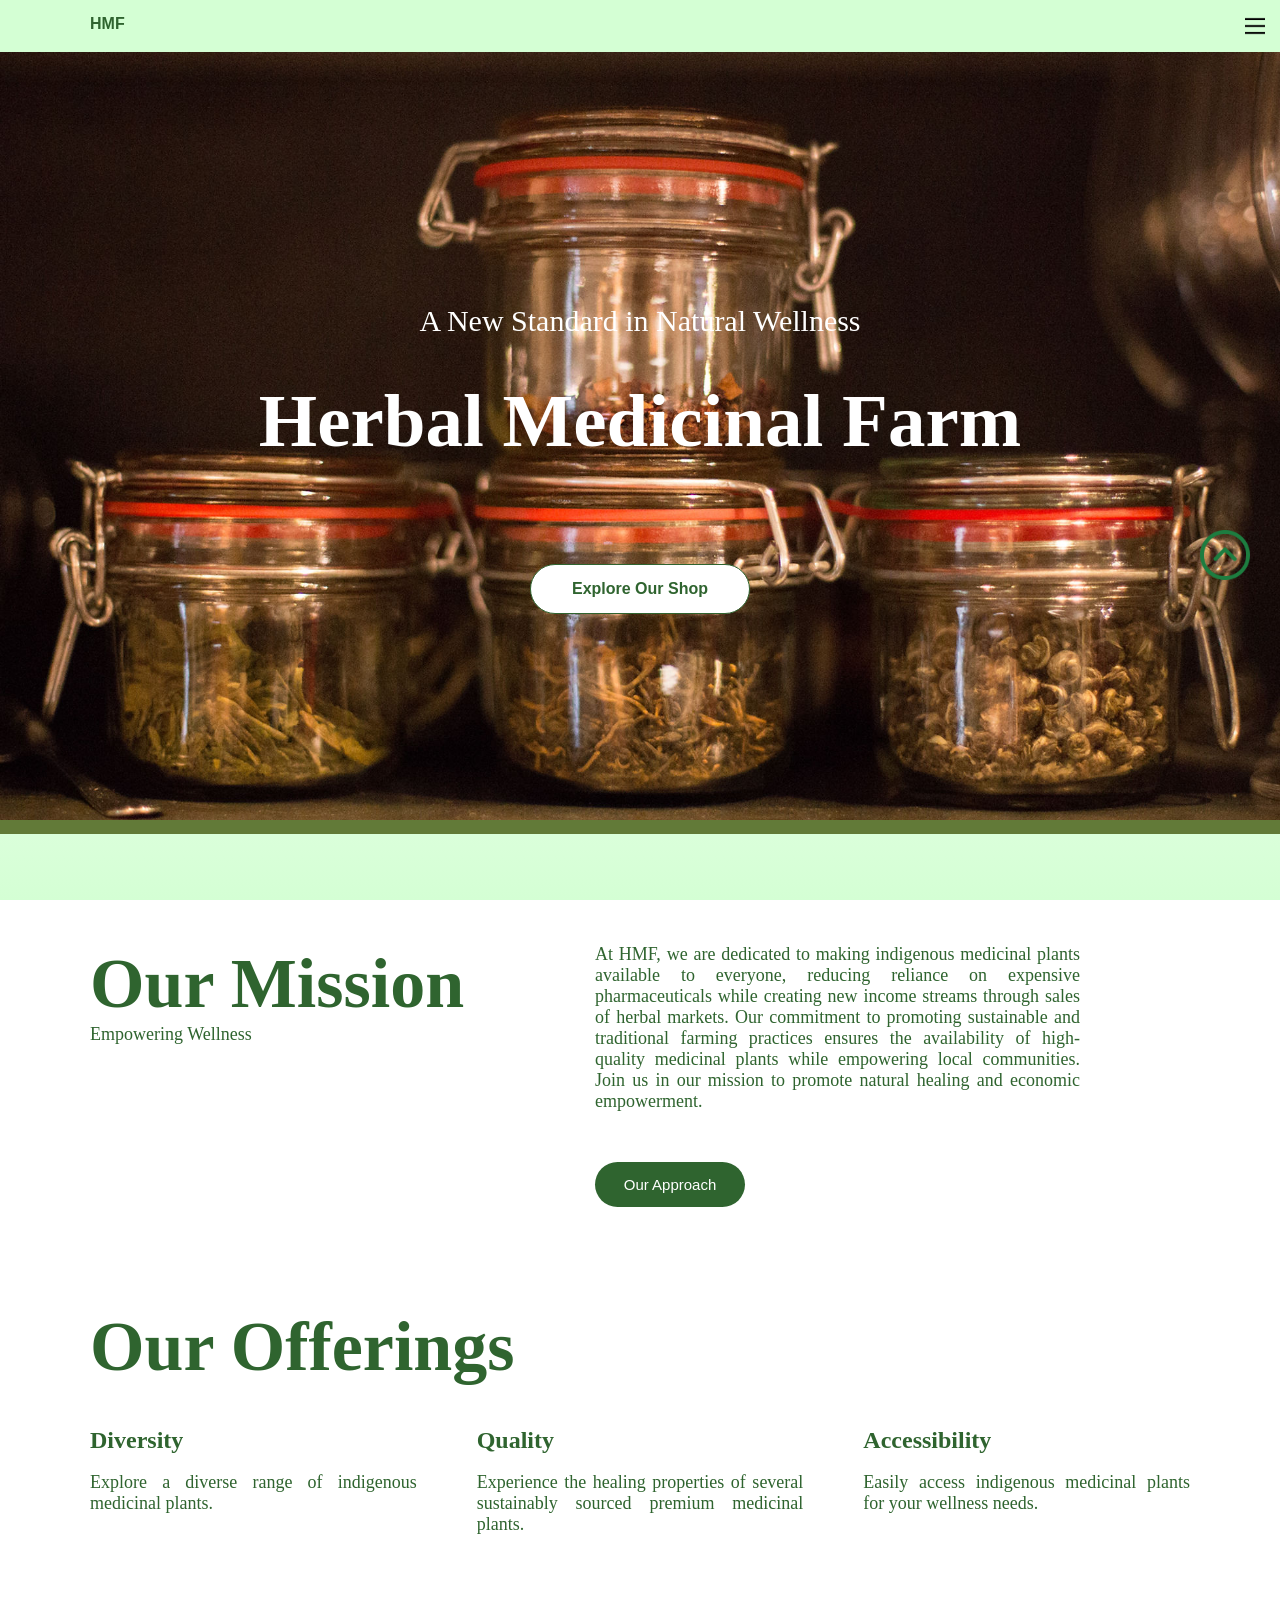
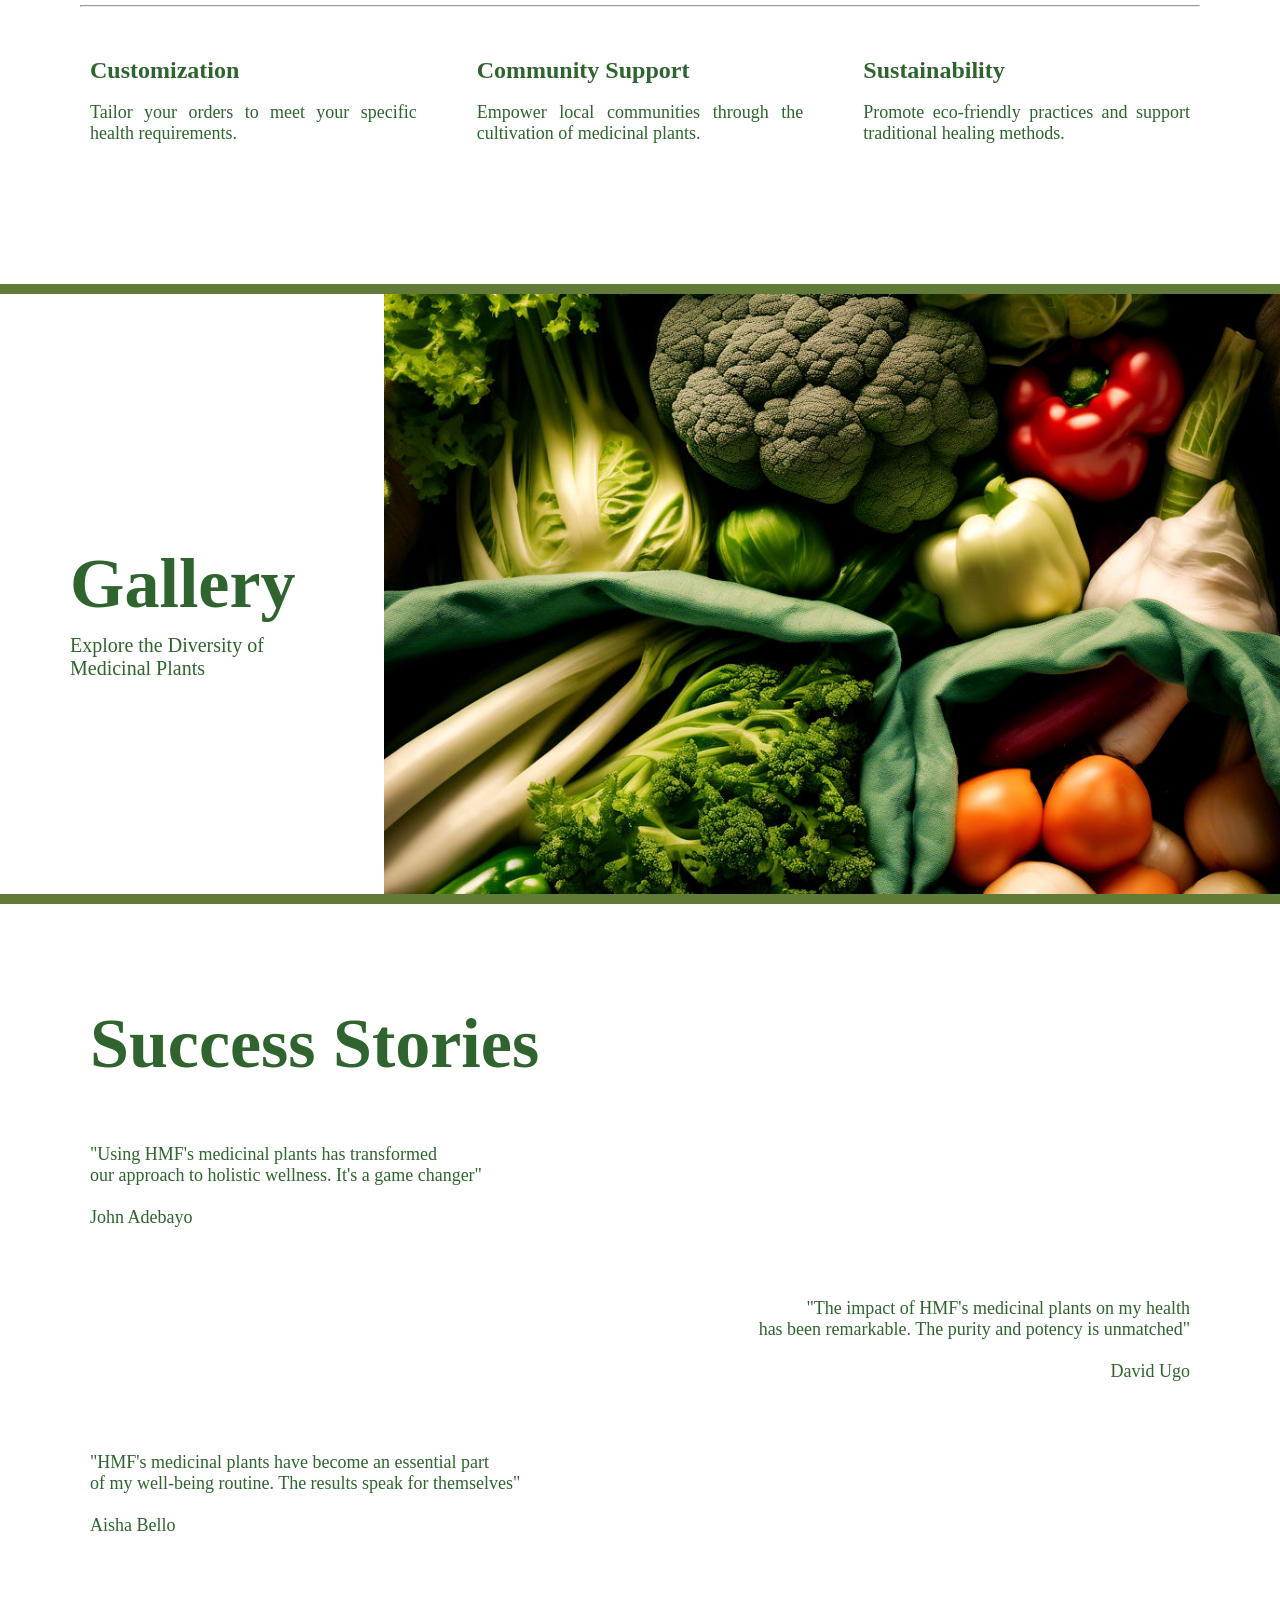
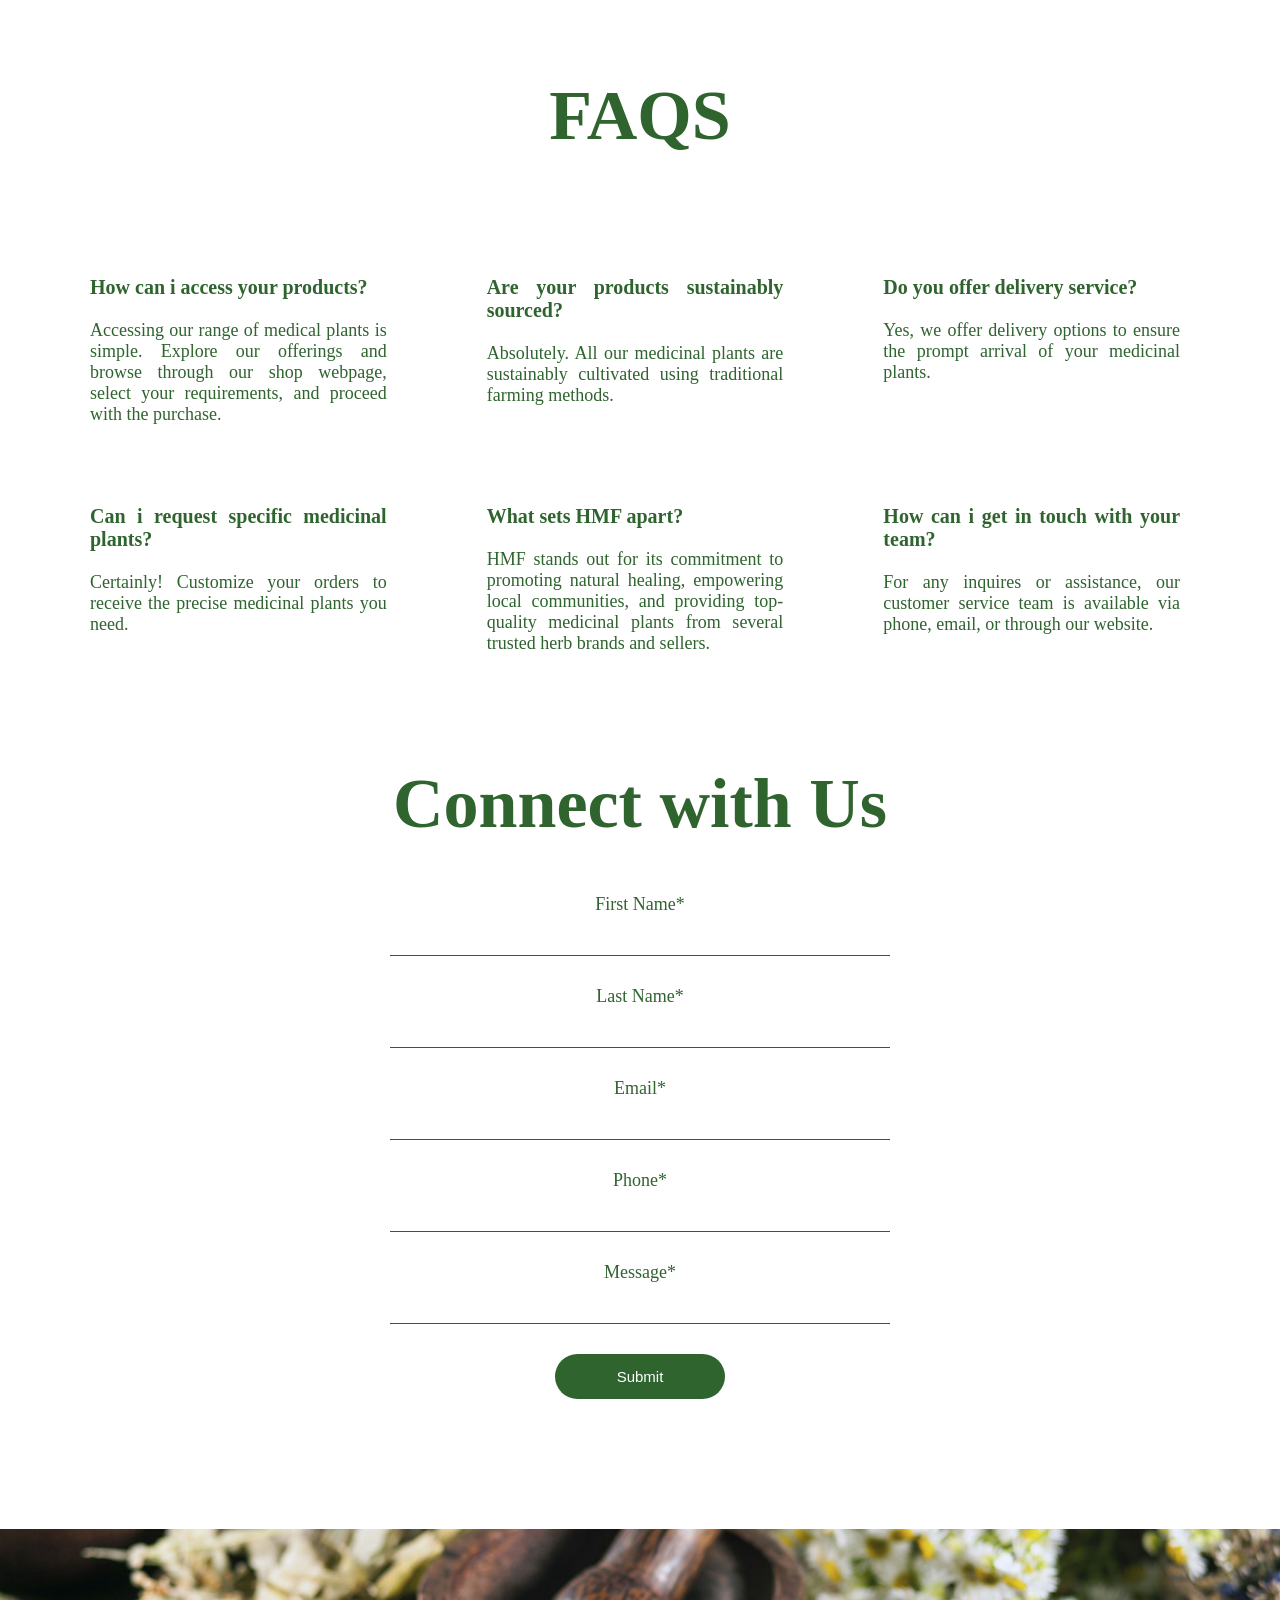
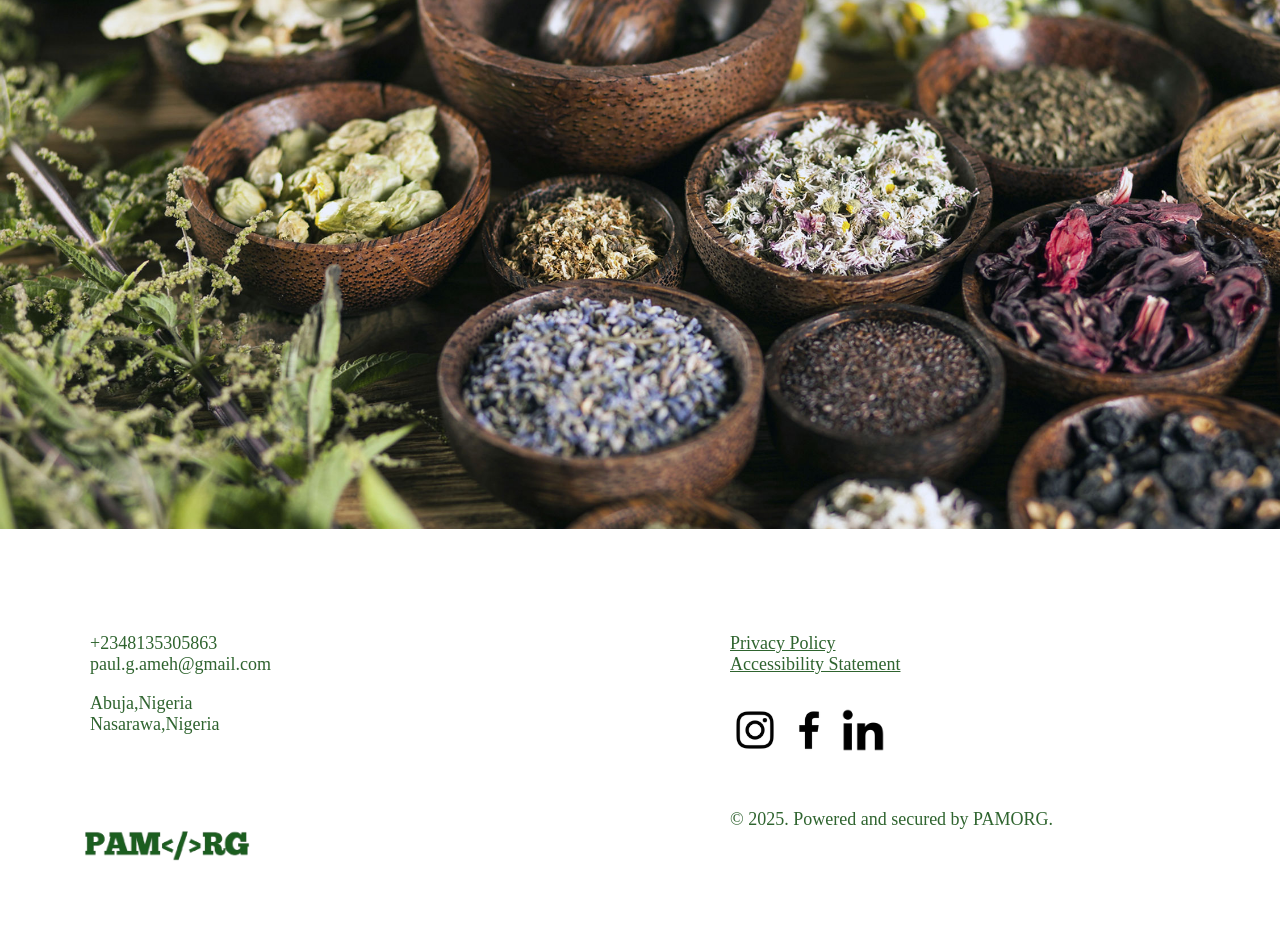
<file: index.html>
<!DOCTYPE html>
<html lang="en">
<head>
    <meta charset="UTF-8">
    <meta name="viewport" content="width=device-width, initial-scale=1.0">
    <title>HMF</title>
    <link rel="stylesheet" href="HMF.css">
    
</head>
<body>
    <div class="body_content">
        <div class="navbar">
            <h4 class="hmf_logo">HMF</h4>
            <nav id="to_top">   
               <ul id="menu_list">
                    <li><a href="index.html">Home</a></li>
                    <li><a href="Shop.html">Shop</a></li>
                    <li><a href="Herb Archive.html">Archive</a></li>
                    <li><a href="About.html">About</a></li>
                    <li><a href="Contact.html">Contact</a></li>
               </ul> 
            </nav>
            <img src="./Nav.png" alt="meni_icon" class="menu_icon"  onclick="togglemenu()">
        </div>
            <img src="./image17.jpg" alt="HMF_pic">
            <div style="height: 20px;width: 100%; background-color: rgb(98, 122, 56);margin-top: -10px;"></div>
            <div class="intro" >
                <p class="intro_text1">A New Standard in Natural Wellness</p>
                <p class="intro_text2">Herbal Medicinal Farm</p>
                <a href="Shop.html"><input type="button" value="Explore Our Shop" class="explore_more"></a>
            </div>
            <!-- <img src="./Images/image16.jpg" alt="HMF_pic" style="z-index: -1; margin-top: -500px;"> -->
            

                <div class="mission_main" id="our_mission">
                    <div class="mission">
                        <h1 class="mission_h1">Our Mission</h1>
                        <p class="mission_p">Empowering Wellness</p>
                </div>
                    <div class="mission_writeup">
                        <p> At HMF, we are dedicated to making indigenous medicinal plants available to everyone, reducing reliance on expensive pharmaceuticals while creating 
                            new income streams through sales of herbal markets. Our commitment to promoting sustainable and traditional farming practices ensures the availability
                            of high-quality medicinal plants while empowering local communities. Join us in our mission to promote natural healing and economic empowerment.
                        </p>
                        <a href="#faqs"><input type="button" value="Our Approach" class="our_approach"></a>
                    </div>
                </div>
                <div class="our_offerings">
                        <h1>Our Offerings</h1>
                </div>
                <div class="offering_main">
                    <div class="diversity">
                        <h2>Diversity</h2><br>
                        <p> Explore a diverse range of  indigenous medicinal plants.</p>
                    </div>
                    <div class="quality">
                        <h2>Quality</h2><br>
                        <p>Experience the healing properties  of several sustainably sourced premium medicinal plants.</p>
                    </div>
                    <div class="accessibility">
                        <h2>Accessibility</h2><br>
                        <p>Easily access indigenous medicinal  plants for your wellness needs.</p>
                    </div>
                </div>
                <div class="horizontal_rule"><hr></div>
                <div class="offering_main">
                    <div class="customization">
                        <h2>Customization</h2><br>
                        <p> Tailor your orders to meet your specific health requirements.</p>
                    </div>
                    <div class="community_support">
                        <h2>Community Support</h2><br>
                        <p>Empower local communities through the cultivation of medicinal plants.</p>
                    </div>
                    <div class="sustainability">
                        <h2> Sustainability </h2><br>
                        <p>Promote eco-friendly practices and support  traditional healing methods.</p>
                    </div>
                </div>
                <div class="gallery_horizontalrule" style="margin-top: 100px;"></div>
                <div class="gallery_main">
                    <div class="gallery">
                        <h1 class="gallery_text1">Gallery</h1>
                        <p class="gallery_text2">Explore the Diversity of <br> Medicinal Plants</p>

                    </div>
                    <!-- <img src="./Images/image18.jpg" class="gallery_img" alt="HMF Gallery Pic."> -->
                    <div class="w3-content w3-section"; style=" width: 70%;" >
  <img class="mySlides w3-animate-top" src="./image18.jpg">
  <img class="mySlides w3-animate-top" src="./image21.jpg">
  <img class="mySlides w3-animate-top" src="./image22.jpg">
  <img class="mySlides w3-animate-top" src="./image23.jpg">
  <img class="mySlides w3-animate-top" src="./image24.jpg">
  <img class="mySlides w3-animate-top" src="./image25.jpg">
  
</div>
                    <!-- <img src="./Images/image21.jpg" class="gallery_img" alt="">
                    <img src="./Images/image22.jpg" class="gallery_img" alt="">

                    <button class="w3-button w3-black w3-display-left" onclick="plusDivs(-1)">&#10094;</button>
                    <button class="w3-button w3-black w3-display-right" onclick="plusDivs(1)">&#10095;</button> -->
                </div>
                        <div class="gallery_horizontalrule"></div>
                        <div>
                            <h1 class="success_story">Success Stories</h1>
                            <div class="success_story1">
                                <p>"Using HMF's medicinal plants has transformed <br>our approach to holistic wellness. It's a game changer"
                                <br><br> John Adebayo</p>
                            </div>
                            <div class="success_story2">
                                <p>"The impact of HMF's medicinal plants on my health <br> has been remarkable. The purity and potency is unmatched"
                                <br><br> David Ugo</p>
                            </div>
                            <div class="success_story1">
                                <p>"HMF's medicinal plants have become an essential part <br> of my well-being routine. The results speak for themselves"
                                <br><br> Aisha Bello</p>
                            </div>
                        </div>

                        <div>
                            <h1 class="FAQS" id="faqs">FAQS</h1>
                            <div class="question_set">
                                <div class="question">
                                    <p><span class="question_head">How can i access your products?</span>
                                        <br><br>Accessing our range of medical plants is simple. Explore our offerings and browse through our shop webpage, select your requirements, and proceed with the purchase.
                                    </p>
                                </div>
                                <div class="question">
                                        <p><span class="question_head">Are your products sustainably sourced?</span>
                                            <br><br>Absolutely. All our medicinal plants are sustainably cultivated using traditional farming methods.
                                        </p>
                                </div>
                                <div class="question">
                                    <p><span class="question_head">Do you offer delivery service?</span>
                                        <br><br>Yes, we offer delivery options to ensure the prompt arrival of your medicinal plants.
                                    </p>
                                </div>
                            </div>
                            <div class="question_set">
                                <div class="question">
                                    <p><span class="question_head">Can i request specific medicinal plants?</span>
                                        <br><br>Certainly! Customize your orders to receive the precise medicinal plants you need.
                                    </p>
                                </div>
                                <div class="question">
                                        <p><span class="question_head">What sets HMF apart?</span>
                                            <br><br>HMF stands out for its commitment to promoting natural healing, empowering local communities, and providing top-quality medicinal plants from several trusted herb brands and sellers.
                                        </p>
                                </div>
                                <div class="question">
                                    <p><span class="question_head">How can i get in touch with your team?</span>
                                        <br><br>For any inquires or assistance, our customer service team is available via phone, email, or through our website.
                                    </p>
                                </div>
                            </div>
                        </div>

                        <form action="https://formspree.io/f/mqenykej" method="POST" id="contact">
                            <h1 class="connect_with_us">Connect with Us</h1>
                            <p>First Name*</p>
                            <input type="text" name="name" id="first_name" required>
                            <p>Last Name*</p>
                            <input type="text" name="name" id="last_name" required>
                            <p>Email*</p>
                            <input type="email" name="email" id="email" required>
                            <p>Phone*</p>
                            <input type="text" name="phone" id="phone" required> 
                            <p>Message*</p>
                            <textarea name="message" id="message" rows="10"  required ></textarea>
                            <input type="submit" value="Submit" class="submit">
                        </form>

                        <img src="./image20.jpg" class="samplephoto" alt="HMF Pic.">
                        <footer>
                        <h1 class="outro_heading"></h1>
                        <div class="outro">
                            <div class="outro_content">
                                <p>+2348135305863</p>
                                <p>paul.g.ameh@gmail.com</p><br>
                                <p>Abuja,Nigeria</p>
                                <p>Nasarawa,Nigeria</p>
                                <img src="./PAMORG2.png" alt="PAMORG.com" class="pamorg">
                            </div>
                            <div class="outro_content">
                                <p><a href="Privacy_policy.html" target="_blank">Privacy Policy</a></p>
                                <p><a href="Accessibility_Statement.html">Accessibility Statement</a></p>
                                <a href="https://www.instagram.com/pamorg.ng/?utm_source=qr&r=nametag" target="_blank"><img src="./Insta.png" class="instagram" style="cursor: pointer;" alt="HMF_Instagram"></a>
                                <a href="https://www.facebook.com/share/1B9HSVcimh/" target="_blank"><img src="./Facebook.png" class="facebook" style="cursor: pointer;" alt="HMF_Facebook"></a> 
                                <a href="https://www.linkedin.com/in/paul-ameh-7570312a3" target="_blank"><img src="./linkedin.png" class="linkedin" style="cursor: pointer;" alt="HMF_linkedin"></a> 
                                <P> &#169; 2025. Powered and secured by PAMORG.</P>
                            </div>
                        </div>
                        </footer>

                        <a href="#to_top"><img src="./up-arrow (2).png" class="to_top" alt="To_top_arrow"></a>
            
            
            
            
            </div>


            <!-- <style> 
        input[type=text] {
            width: 130px;
            box-sizing: border-box;
            border: 2px solid #ccc;
            border-radius: 4px;
            font-size: 16px;
            background-color: white;
            background-image: url('searchicon.png');
            background-position: 10px 10px; 
            background-repeat: no-repeat;
            padding: 12px 20px 12px 40px;
            -webkit-transition: width 0.4s ease-in-out;
            transition: width 0.4s ease-in-out;
        }

        input[type=text]:focus {
            width: 100%;
        }
        </style>

        <p>Animated search input:</p>

        <form>
        <input type="text" name="search" placeholder="Search..">
        </form> -->
   

 <script src="HMF.js"></script>   
</body>
</html>
</file>
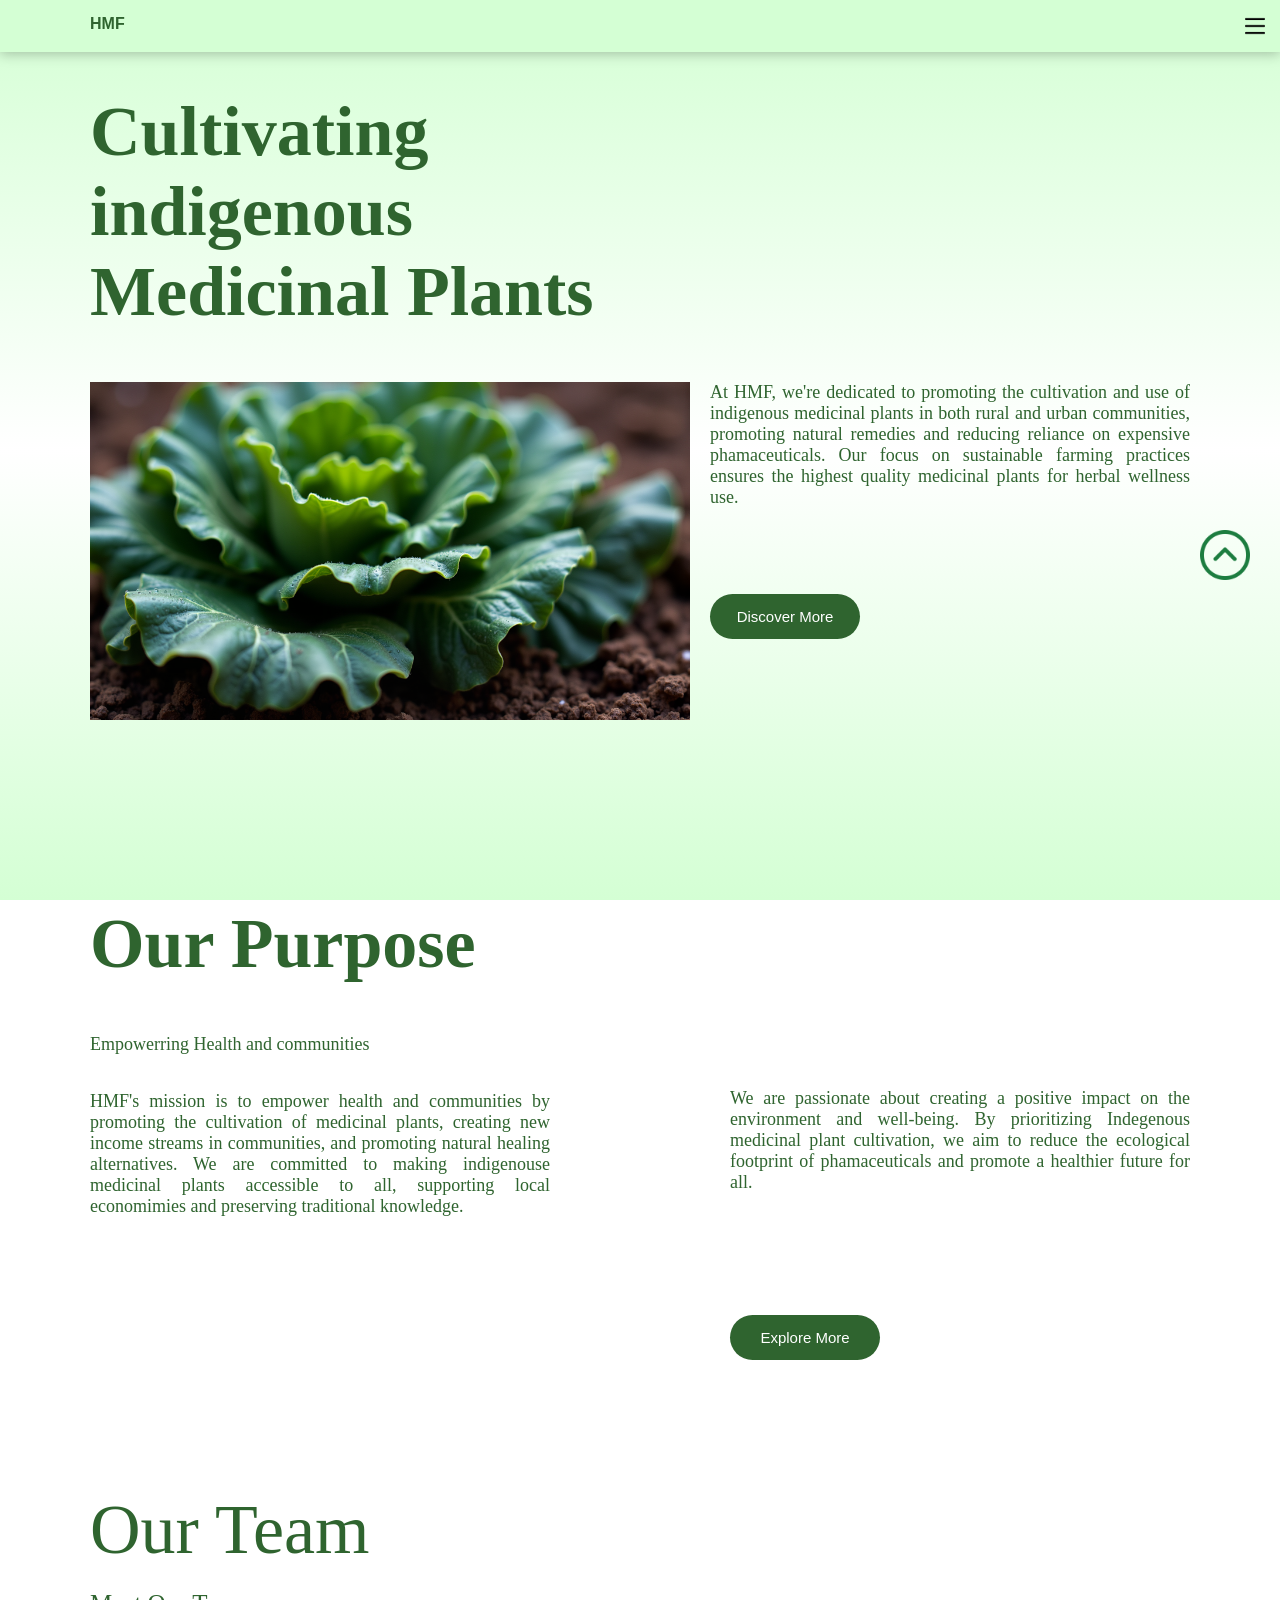
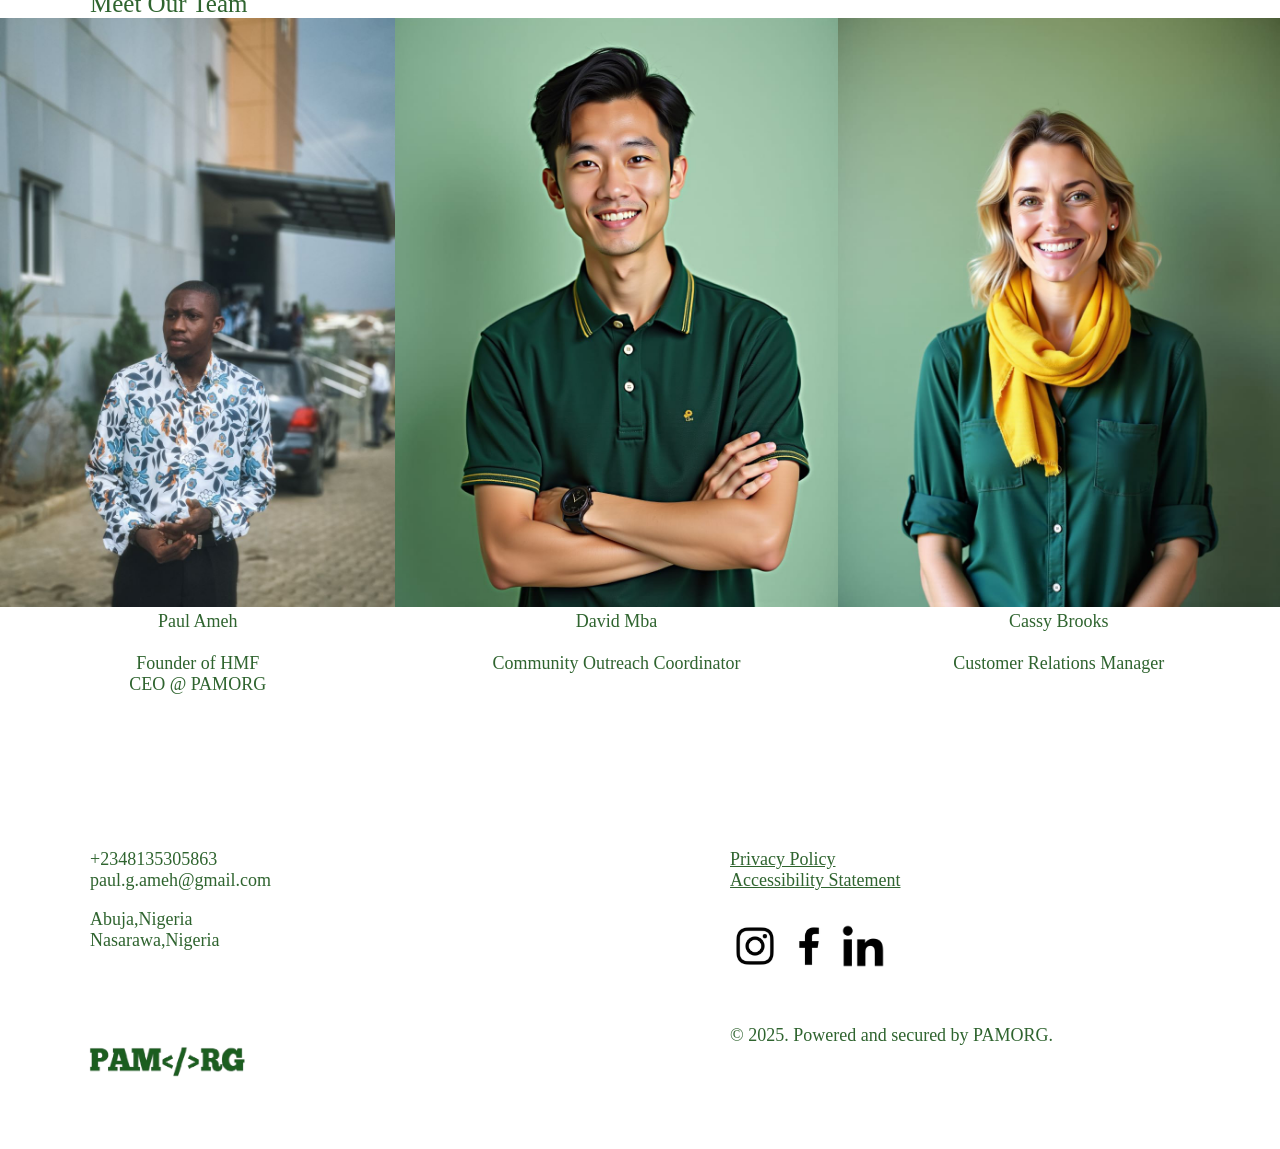
<file: About.html>
<!DOCTYPE html>
<html lang="en">
<head>
    <meta charset="UTF-8">
    <meta name="viewport" content="width=device-width, initial-scale=1.0">
    <title>HMF | About</title>
    <link rel="stylesheet" href="About.css">
     
</head>
<body>
    <div class="body_content">
        <div class="navbar">
            <h4 class="hmf_logo">HMF</h4>
            <nav id="to_top">   
               <ul id="menu_list">
                    <li><a href="index.html">Home</a></li>
                    <li><a href="Shop.html">Shop</a></li>
                    <li><a href="Herb Archive.html">Archive</a></li>
                    <li><a href="About.html">About</a></li>
                    <li><a href="Contact.html">Contact</a></li>
               </ul> 
            </nav>
            <img src="./Nav.png" alt="meni_icon" class="menu_icon"  onclick="togglemenu()">
        </div>
            <p class="headers" id="discover_more">Cultivating <br> indigenous <br> Medicinal Plants</p>

            <div class="discover_more_main" >
                    <div class="discover_more">
                        <img src="./image19.png" class="hmf_pic" alt="HMF.pic">
                    </div>
                    <div class="discover_more_text">
                        <p>At HMF, we're dedicated to promoting the cultivation and use of indigenous medicinal plants in both rural and urban communities,
                        promoting natural remedies and reducing reliance on expensive phamaceuticals.
                        Our focus on sustainable farming practices ensures the highest quality medicinal
                        plants for herbal wellness use.
                        </p>
                        <br>
                        <br>
                        <a href="#our_purpose"><input type="button" value="Discover More" class="discover_more_btn"></a>
                    </div>
            </div>
            <p class="headers" id="our_purpose">Our Purpose</p>
            <div class="our_purpose_main">
                    <div class="our_purpose_text">
                        <p>Empowerring Health and communities</p> 
                        <br>
                        <br>
                        <p>HMF's mission is to empower health and communities by promoting the cultivation of medicinal 
                        plants, creating new income streams in communities, and promoting natural healing
                        alternatives. We are committed to making indigenouse medicinal plants accessible 
                        to all, supporting local economimies and preserving traditional knowledge.
                        </p>
                    </div>
                    <div class="our_purpose_text"><br><br><br>
                        <p>We are passionate about creating a positive impact on the environment and well-being. 
                        By prioritizing Indegenous medicinal plant cultivation, we aim to reduce the ecological 
                        footprint of phamaceuticals and promote a healthier future for all.
                        </p>
                        <br>
                        <br>
                        <br>
                        <br>
                        <a href="#discover_more"><input type="button" value="Explore More" class="explore_more_btn"></a>
                    </div>
            </div>
                <p class="our_team">Our Team</p>
                <p class="meet_our_team">Meet Our Team</p>
                <div class="team" >
                <div class="team_text"><img class="team_avaters" src="./Avater2.jpg" title="Paul Ameh[.CEO @ PAMORG]" alt="Founder Pic"> <p>Paul Ameh <br><br> Founder of HMF <br> CEO @ PAMORG</p></div>
                <div class="team_text"><img class="team_avaters" src="./Avater3.jpg" title="David Mba[.COC]" alt="COC Pic"> <p>David Mba <br><br> Community Outreach Coordinator</p></div>
                <div class="team_text"><img class="team_avaters" src="./Avater4.jpg" title="Cassy Brooks[.CRM]" alt="CRM Pic"> <p>Cassy Brooks <br><br> Customer Relations Manager</p></div>
            </div>
            <br>
            <br>
            <br>
             <footer>
            <h1 class="outro_heading"></h1>
                        <div class="outro">
                            <div class="outro_content">
                                <p>+2348135305863</p>
                                <p>paul.g.ameh@gmail.com</p><br>
                                <p>Abuja,Nigeria</p>
                                <p>Nasarawa,Nigeria</p>
                                <img src="./PAMORG2.png" alt="PAMORG.com" class="pamorg">
                            </div>
                            <div class="outro_content">
                               <p><a href="Privacy_policy.html" target="_blank">Privacy Policy</a></p>
                                <p><a href="Accessibility_Statement.html">Accessibility Statement</a></p>
                                <a href="https://www.instagram.com/pamorg.ng/?utm_source=qr&r=nametag" target="_blank"><img src="./Insta.png" class="instagram" style="cursor: pointer;" alt="HMF_Instagram"></a>
                                <a href="https://www.facebook.com/share/1B9HSVcimh/" target="_blank"><img src="./Facebook.png" class="facebook" style="cursor: pointer;" alt="HMF_Facebook"></a> 
                                <a href="https://www.linkedin.com/in/paul-ameh-7570312a3" target="_blank"><img src="./linkedin.png" class="linkedin" style="cursor: pointer;" alt="HMF_linkedin"></a> 
                                <P> &#169; 2025. Powered and secured by PAMORG.</P>
                            </div>
                        </div>
            </footer>
            <a href="#to_top"><img src="./up-arrow (2).png" class="to_top" alt="To_top_arrow"></a>
                       </div>   
    
    







    <script>
        //------------------ toggle_nav --------------
 var menu_list = document.getElementById("menu_list")
    menu_list.style.maxHeight = "0px";
    function togglemenu() {
        if (menu_list.style.maxHeight == "0px") {
            menu_list.style.maxHeight = "100%"
        } else {
            menu_list.style.maxHeight = "0"
        }
    }


    </script>
</body>
</html>
</file>
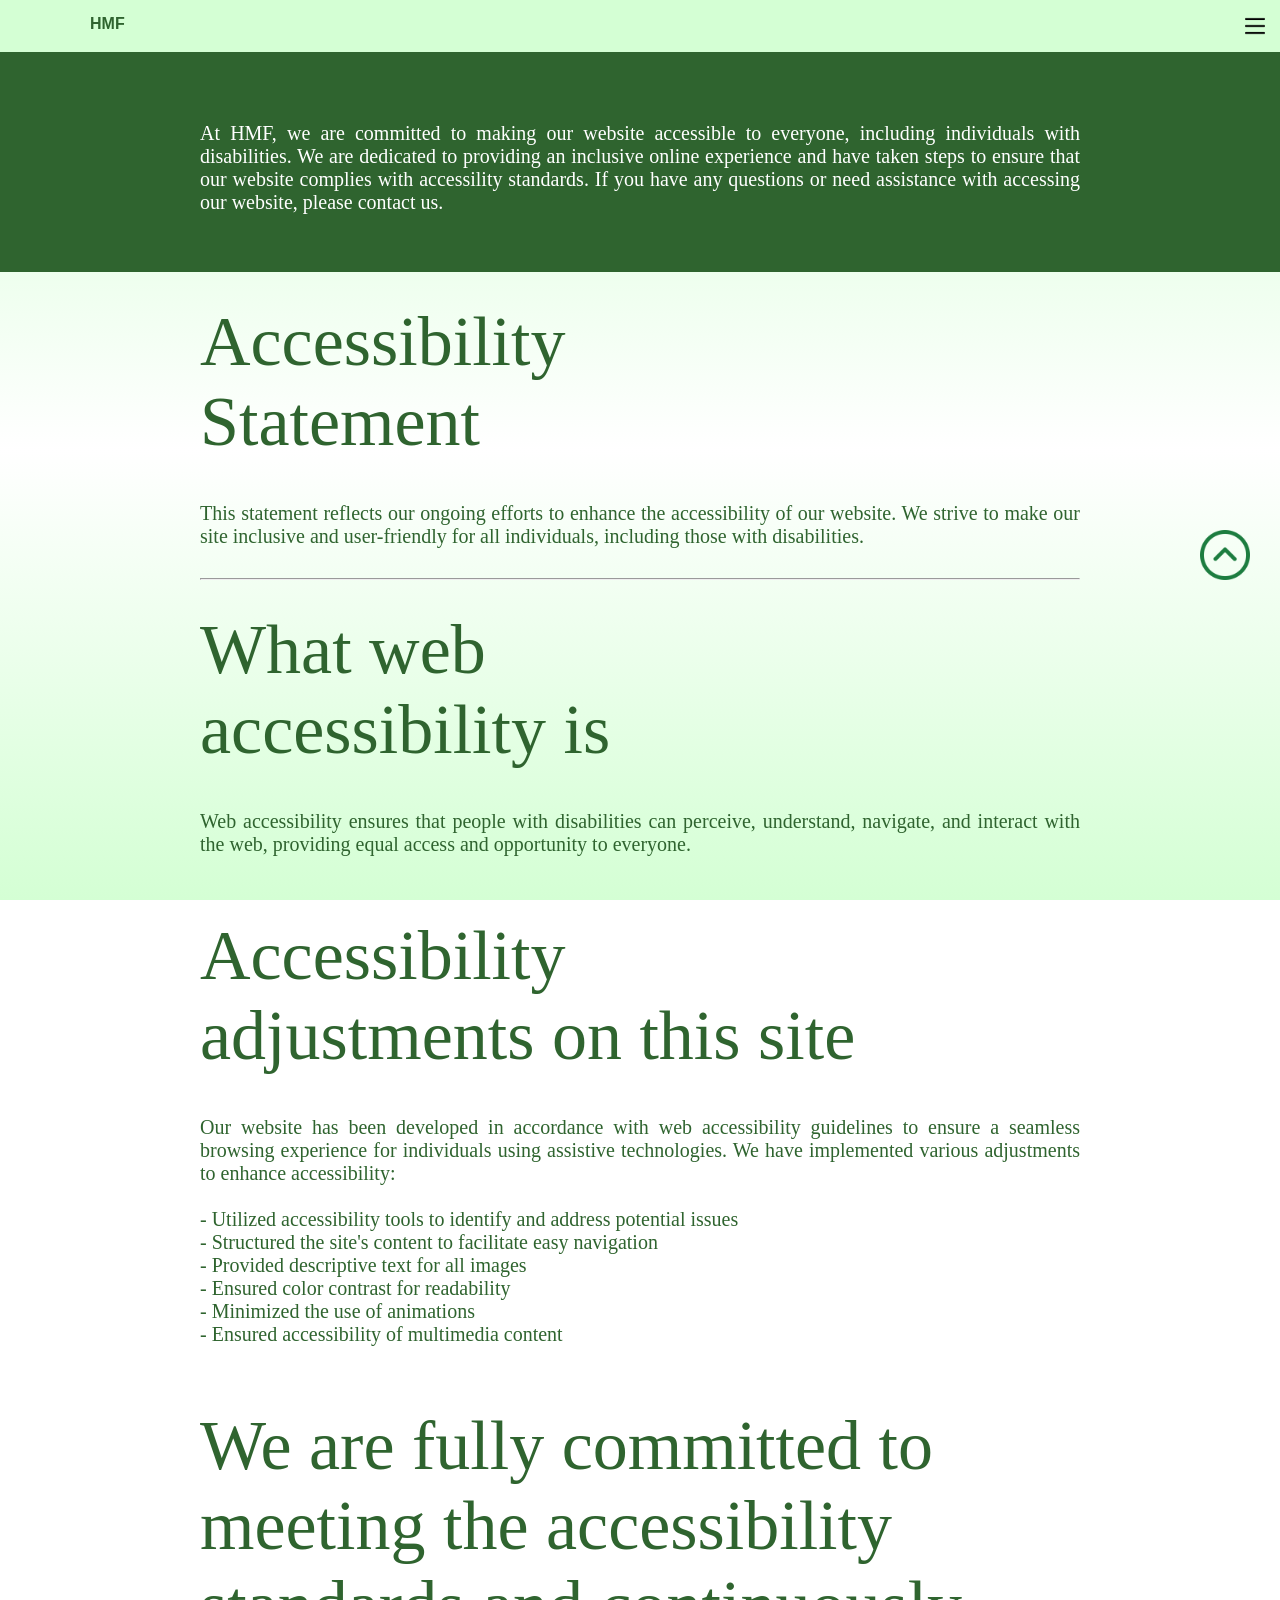
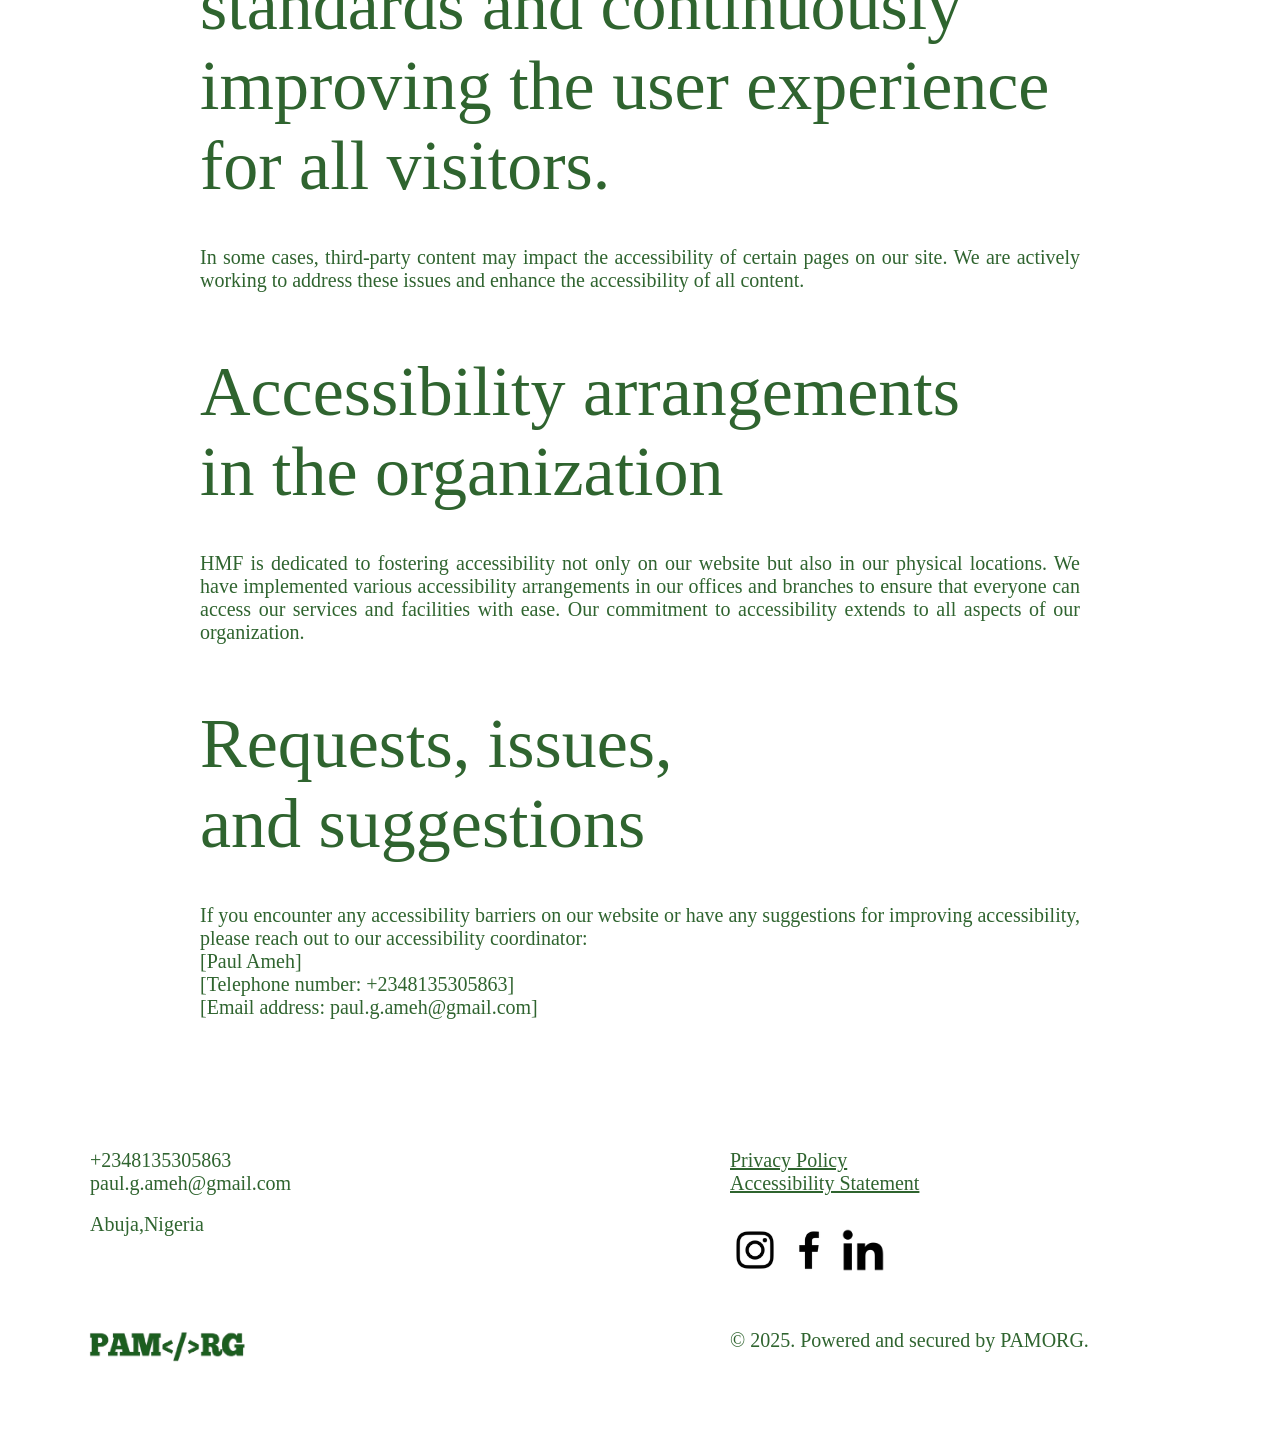
<file: Accessibility_Statement.html>
<!DOCTYPE html>
<html lang="en">
<head>
    <meta charset="UTF-8">
    <meta name="viewport" content="width=device-width, initial-scale=1.0">
    <title>Accessibility Statement</title>
    <link rel="stylesheet" href="Accessibility_Statement.css">
</head>
<body>
     <div class="body_content">
        <div class="navbar">
            <h4 class="hmf_logo">HMF</h4>
            <nav id="to_top">   
               <ul id="menu_list">
                    <li><a href="index.html">Home</a></li>
                    <li><a href="Shop.html">Shop</a></li>
                    <li><a href="Herb Archive.html">Archive</a></li>
                    <li><a href="About.html">About</a></li>
                    <li><a href="Contact.html">Contact</a></li>
               </ul> 
            </nav>
            <img src="./Nav.png" alt="meni_icon" class="menu_icon"  onclick="togglemenu()">
        </div>
            <div class="intro">
                <p>At HMF, we are committed to making our website accessible to everyone, including individuals with disabilities. 
                    We are dedicated to providing an inclusive online experience and have taken steps to ensure that our website complies 
                    with accessility standards. If you have any questions or need assistance with accessing our website, please contact us.
                </p>
            </div>
            <div>
            <p class="explanation_heads" ">Accessibility <br> Statement</p>
            <p class="explanations">This statement reflects our ongoing efforts to enhance the accessibility of our website. We strive to make our site inclusive and user-friendly for all individuals, including those with disabilities.</p>
            </div>
                <hr>
            <div>
                <p class="explanation_heads">
                    What web <br> accessibility is
                </p>
                <p class="explanations">
                    Web accessibility ensures that people with disabilities can perceive, understand, navigate, and interact with the web, providing equal access and opportunity to everyone.
                </p>
            </div>

            <div>
                <p class="explanation_heads">
                    Accessibility <br> adjustments on this site
                </p>
                <p class="explanations">
                    Our website has been developed in accordance with web accessibility guidelines to ensure a seamless browsing experience for individuals using assistive technologies. We have implemented various adjustments to enhance accessibility:
        <br>
        <br>
        - Utilized accessibility tools to identify and address potential issues <br>
        - Structured the site's content to facilitate easy navigation <br>
        - Provided descriptive text for all images <br>
        - Ensured color contrast for readability <br>
        - Minimized the use of animations <br>
        - Ensured accessibility of multimedia content <br>
                </p>
            </div>

            <div>
                <p class="explanation_heads">
                    We are fully committed to <br> meeting the accessibility <br> standards and continuously <br> improving the user experience <br> for all visitors.
                </p>
                <p class="explanations">
                    In some cases, third-party content may impact the accessibility of certain pages on our site. We are actively working to address these issues and enhance the accessibility of all content.
                </p>
            </div>

            <div>
                <p class="explanation_heads">
                    Accessibility arrangements <br> in the organization
                </p>
                <p class="explanations">
                    HMF is dedicated to fostering accessibility not only on our website but also in our physical locations. We have implemented various accessibility arrangements in our offices and branches to ensure that everyone can access our services and facilities with ease. Our commitment to accessibility extends to all aspects of our organization.
                </p>
            </div>

            <div>
                <p class="explanation_heads">
                    Requests, issues, <br> and suggestions
                </p>
                <p class="explanations">
                    If you encounter any accessibility barriers on our website or have any suggestions for improving accessibility, please reach out to our accessibility coordinator:
                    <br> [Paul Ameh]
                    <br> [Telephone number: +2348135305863]
                    <br> [Email address: paul.g.ameh@gmail.com]
                </p>
            </div>
            <footer>
            <h1 class="outro_heading"></h1>
                        <div class="outro">
                            <div class="outro_content">
                                <p>+2348135305863</p>
                                <p>paul.g.ameh@gmail.com</p><br>
                                <p>Abuja,Nigeria</p>
                                <img src="./PAMORG2.png" alt="PAMORG.com" class="pamorg">
                            </div>
                            <div class="outro_content">
                                <p><a href="Privacy_policy.html" target="_blank">Privacy Policy</a></p>
                                <p><a href="Accessibility_Statement.html">Accessibility Statement</a></p>
                                <a href="https://www.instagram.com/pamorg.ng/?utm_source=qr&r=nametag" target="_blank"><img src="./Insta.png" class="instagram" style="cursor: pointer;" alt="HMF_Instagram"></a>
                                <a href="https://www.facebook.com/share/1B9HSVcimh/" target="_blank"><img src="./Facebook.png" class="facebook" style="cursor: pointer;" alt="HMF_Facebook"></a> 
                                <a href="https://www.linkedin.com/in/paul-ameh-7570312a3" target="_blank"><img src="./linkedin.png" class="linkedin" style="cursor: pointer;" alt="HMF_linkedin"></a> 
                                <P> &#169; 2025. Powered and secured by PAMORG.</P>
                            </div>
                        </div>
            </footer>
                       
<a href="#to_top"><img src="./up-arrow (2).png" class="to_top" alt="To_top_arrow"></a>


    </div>
    
<script>
    //------------------ toggle_nav --------------
 var menu_list = document.getElementById("menu_list")
    menu_list.style.maxHeight = "0px";
    function togglemenu() {
        if (menu_list.style.maxHeight == "0px") {
            menu_list.style.maxHeight = "100%"
        } else {
            menu_list.style.maxHeight = "0"
        }
    }
</script>
    
</body>
</html>
</file>
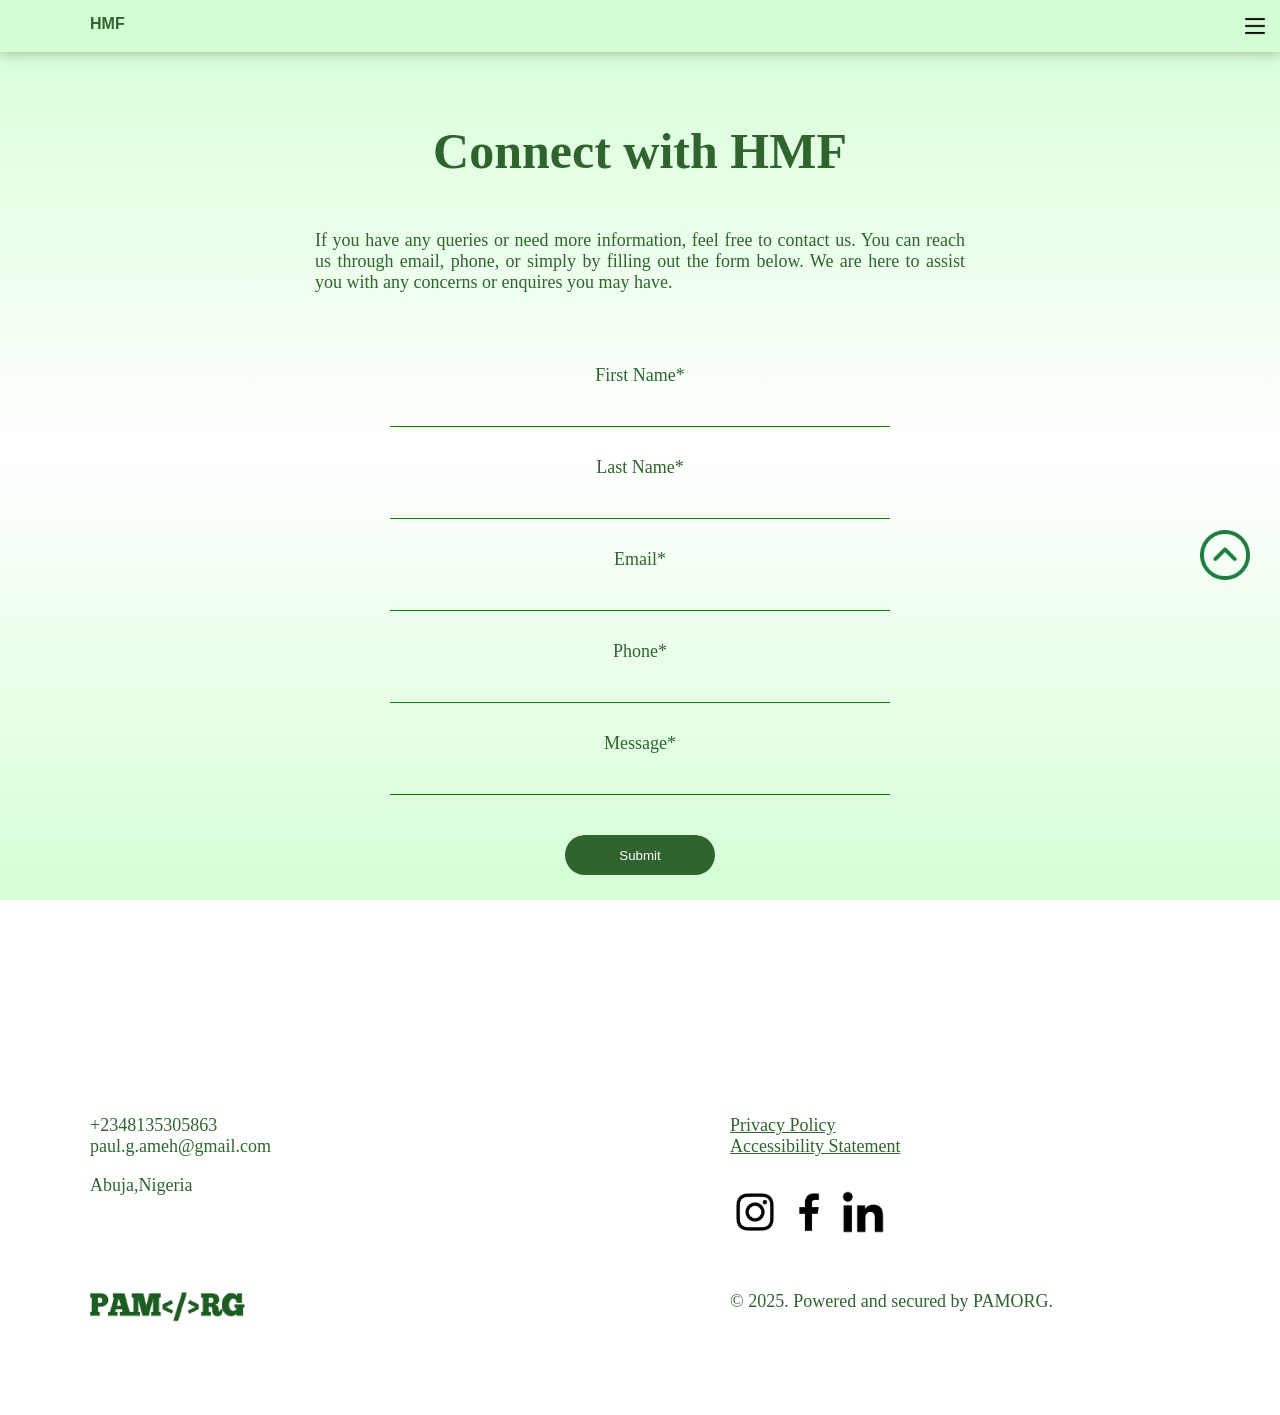
<file: Contact.html>
<!DOCTYPE html>
<html lang="en">
<head>
    <meta charset="UTF-8">
    <meta name="viewport" content="width=device-width, initial-scale=1.0">
    <title>HMF | Contact</title>
    <link rel="stylesheet" href="Contact.css">
</head>
<body>
    <div class="body_content">
            <div class="navbar">
                    <h4 class="hmf_logo">HMF</h4>
                    <nav id="to_top">   
                    <ul id="menu_list">
                            <li><a href="index.html">Home</a></li>
                            <li><a href="Shop.html">Shop</a></li>
                            <li><a href="Herb Archive.html">Archive</a></li>
                            <li><a href="About.html">About</a></li>
                            <li><a href="Contact.html">Contact</a></li>
                    </ul> 
                    </nav>
                    <img src="./Nav.png" alt="meni_icon" class="menu_icon"  onclick="togglemenu()">
                </div>

            <form action="https://formspree.io/f/mqenykej" method="POST">
                            <h1 class="connect_with_us">Connect with HMF</h1>
                            <p class="connect_with_us_text">If you have any queries or need more information, feel free to contact us. You can 
                            reach us through email, phone, or simply by filling out the form below. We are
                            here to assist you with any concerns or enquires you may have. </p>
                            <br>
                            <br>
                            <br>
                            <br>
                            
                            <p>First Name*</p>
                            <input type="text" name="name" id="first_name" required>
                            <p>Last Name*</p>
                            <input type="text" name="name" id="last_name" required>
                            <p>Email*</p>
                            <input type="email" name="email" id="email" required>
                            <p>Phone*</p>
                            <input type="text" name="phone" id="phone" required> 
                            <p>Message*</p>
                            <textarea name="message" id="message" rows="10"  required ></textarea>
                            <input type="submit" value="Submit" class="submit">
                        </form>

                        <footer>
                        <h1 class="outro_heading"></h1>
                        <div class="outro">
                            <div class="outro_content">
                                <p>+2348135305863</p>
                                <p>paul.g.ameh@gmail.com</p><br>
                                <p>Abuja,Nigeria</p>
                                <img src="./PAMORG2.png" alt="PAMORG.com" class="pamorg">
                            </div>
                            <div class="outro_content">
                                <p><a href="Privacy_policy.html" target="_blank">Privacy Policy</a></p>
                                <p><a href="Accessibility_Statement.html">Accessibility Statement</a></p>
                                <a href="https://www.instagram.com/pamorg.ng/?utm_source=qr&r=nametag" target="_blank"><img src="./Insta.png" class="instagram" style="cursor: pointer;" alt="HMF_Instagram"></a>
                                <a href="https://www.facebook.com/share/1B9HSVcimh/" target="_blank"><img src="./Facebook.png" class="facebook" style="cursor: pointer;" alt="HMF_Facebook"></a> 
                                <a href="https://www.linkedin.com/in/paul-ameh-7570312a3" target="_blank"><img src="./linkedin.png" class="linkedin" style="cursor: pointer;" alt="HMF_linkedin"></a> 
                                <P> &#169; 2025. Powered and secured by PAMORG.</P>
                            </div>
                        </div>
                        </footer>

                        <a href="#to_top"><img src="./up-arrow (2).png" class="to_top" alt="To_top_arrow"></a>

    </div>




    <script>
        //------------------ toggle_nav --------------
 var menu_list = document.getElementById("menu_list")
    menu_list.style.maxHeight = "0px";
    function togglemenu() {
        if (menu_list.style.maxHeight == "0px") {
            menu_list.style.maxHeight = "100%"
        } else {
            menu_list.style.maxHeight = "0"
        }
    }
    </script>
</body>
</html>
</file>
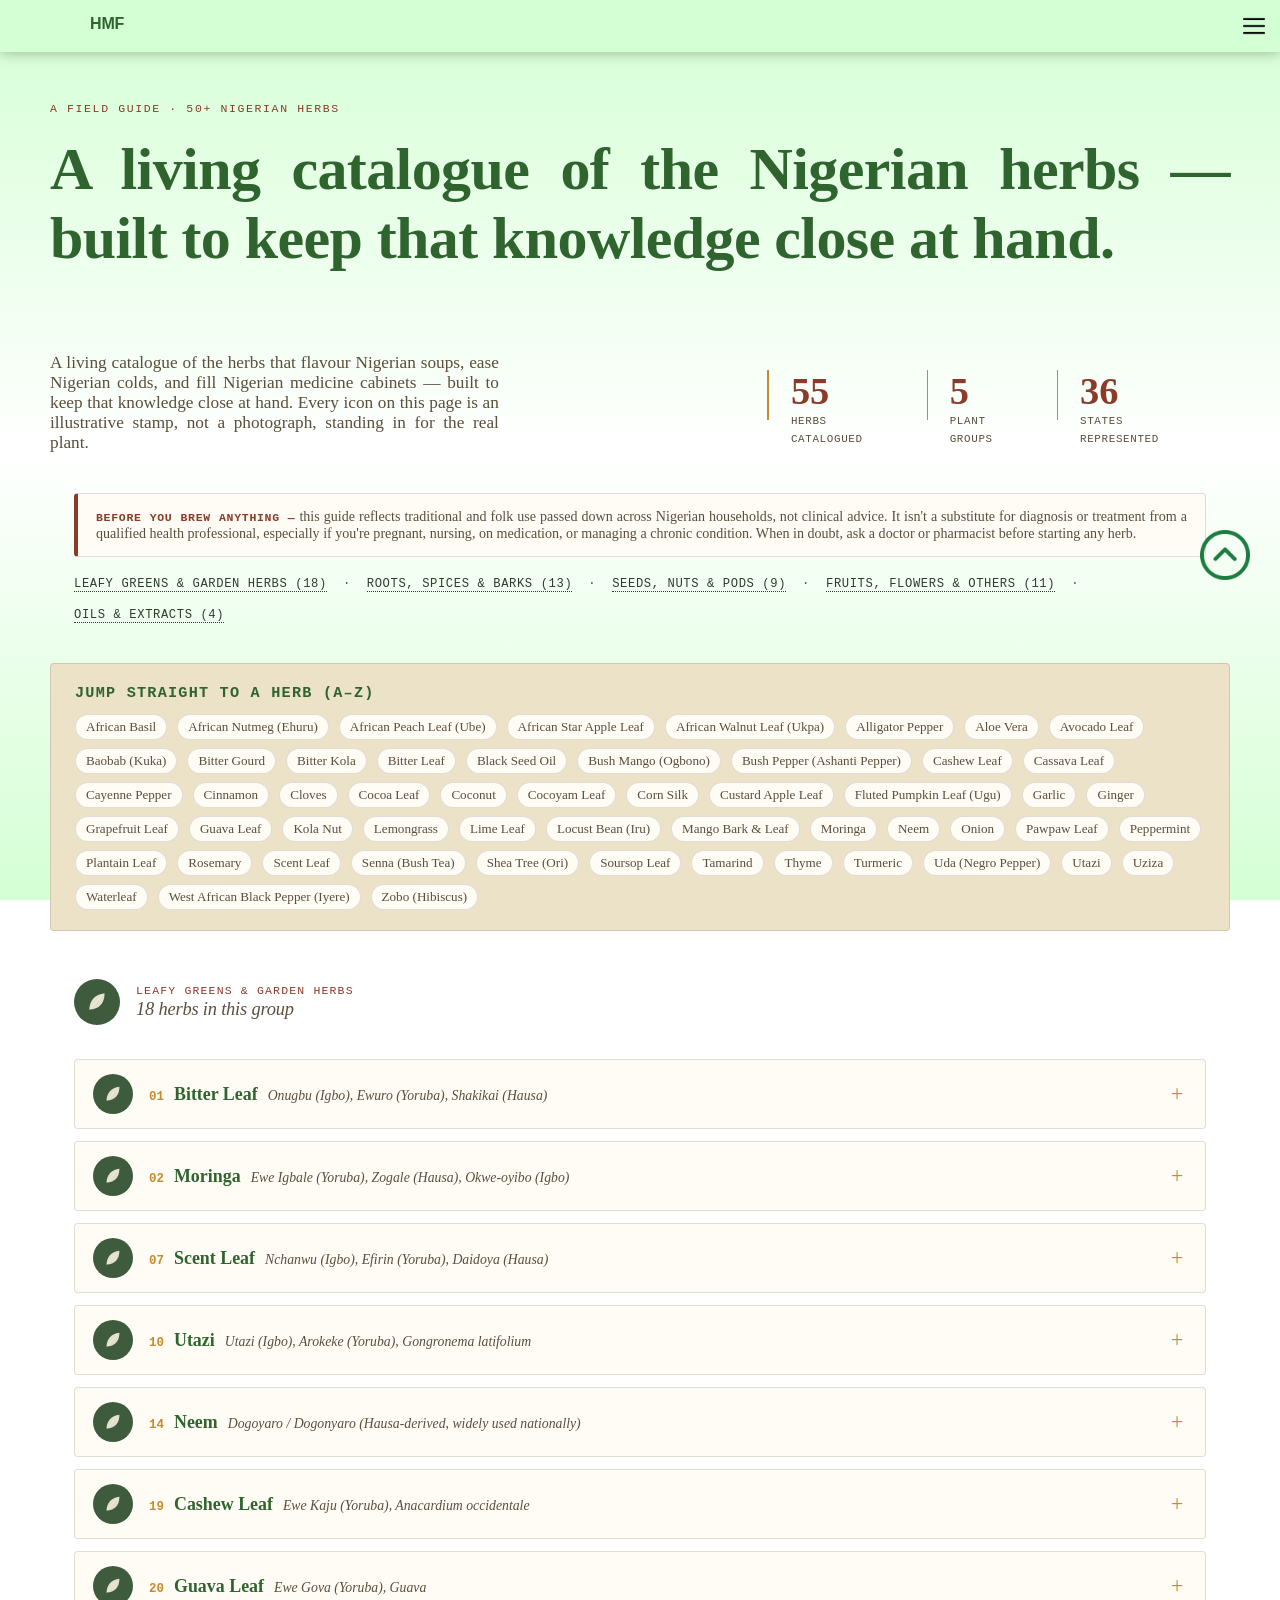
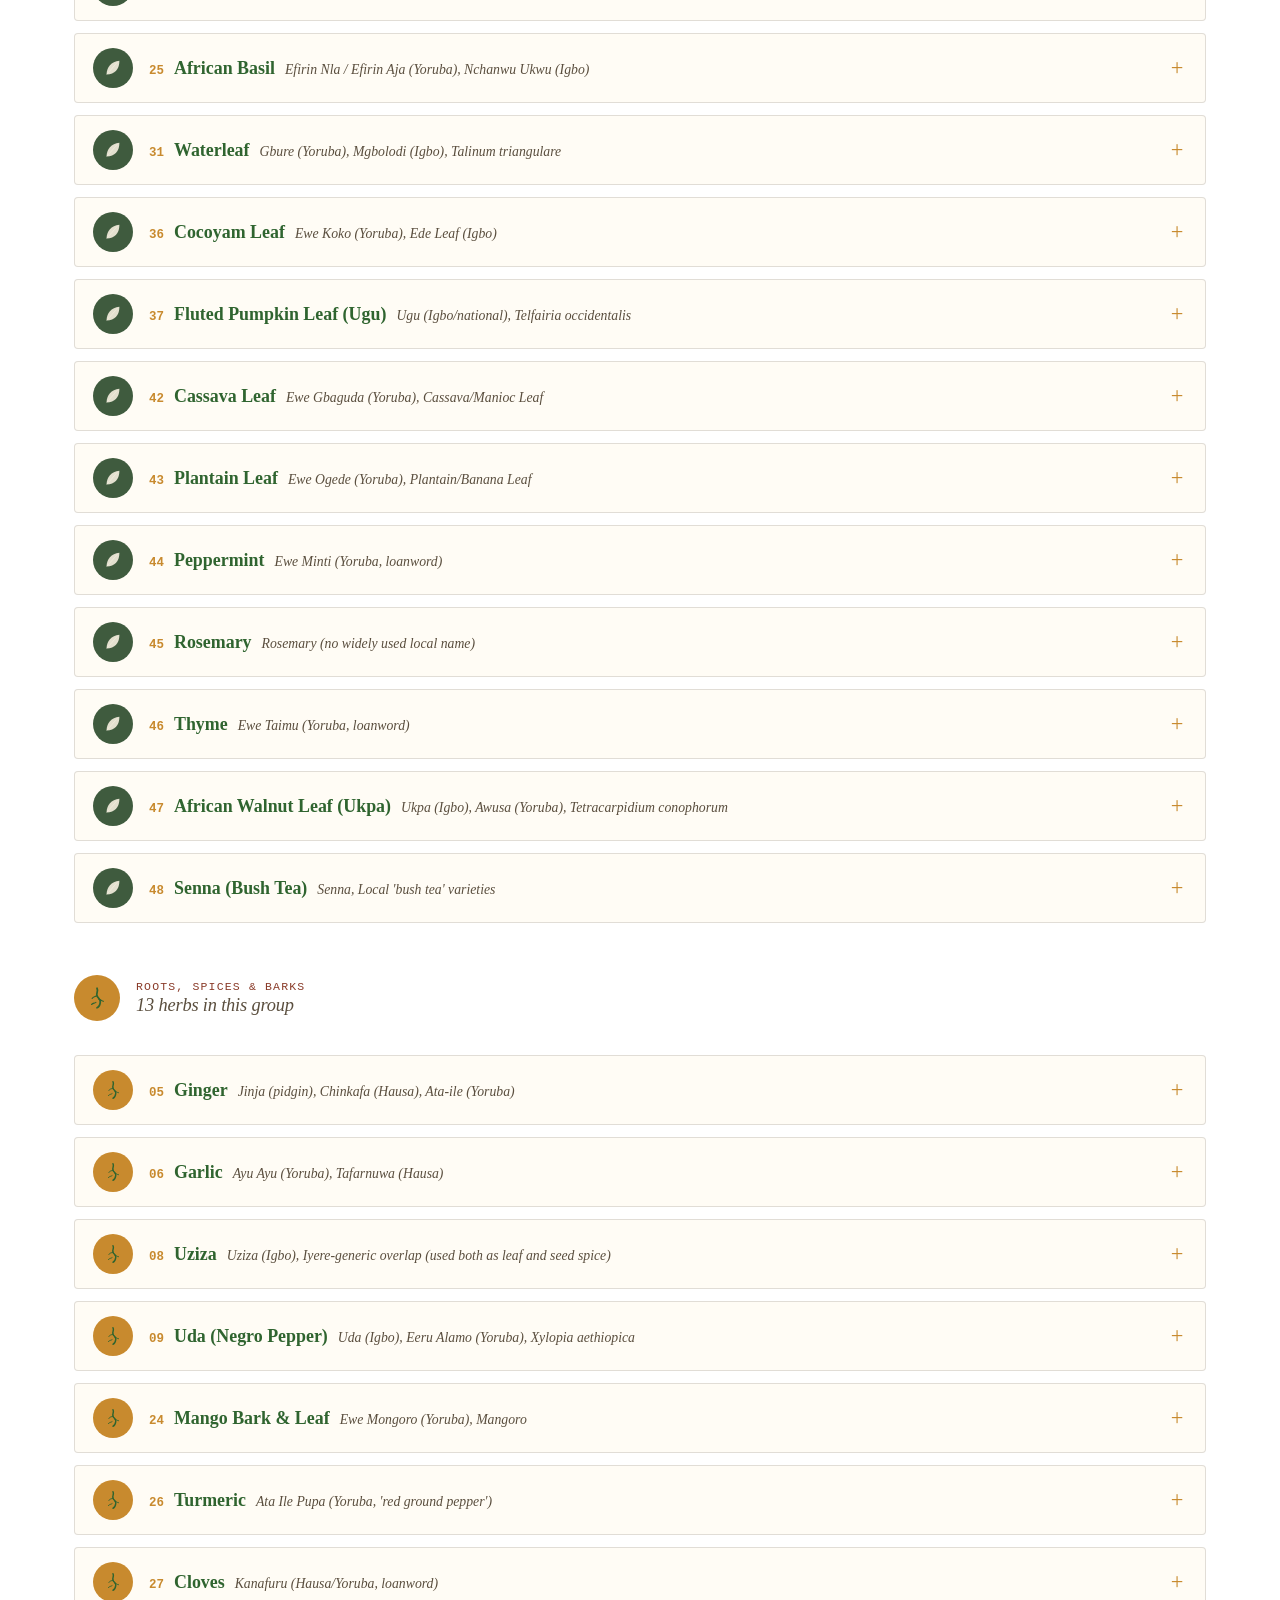
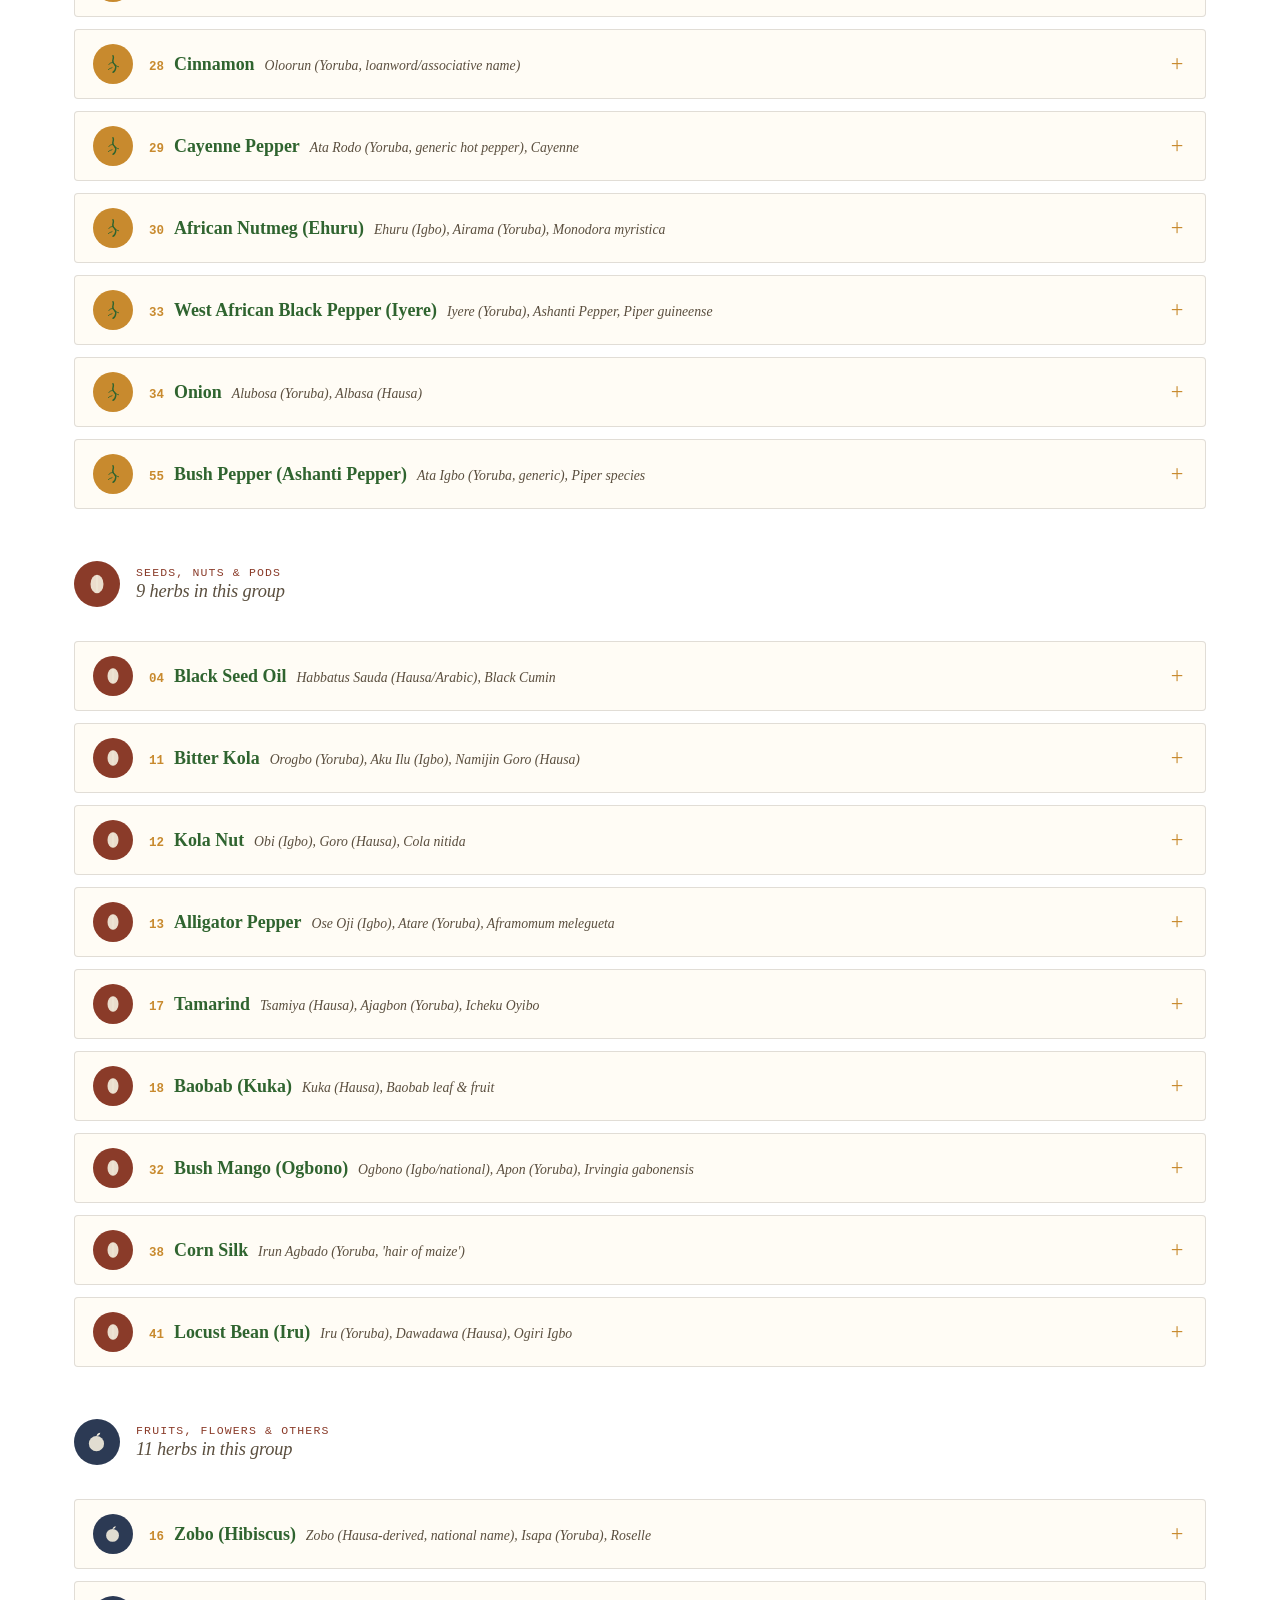
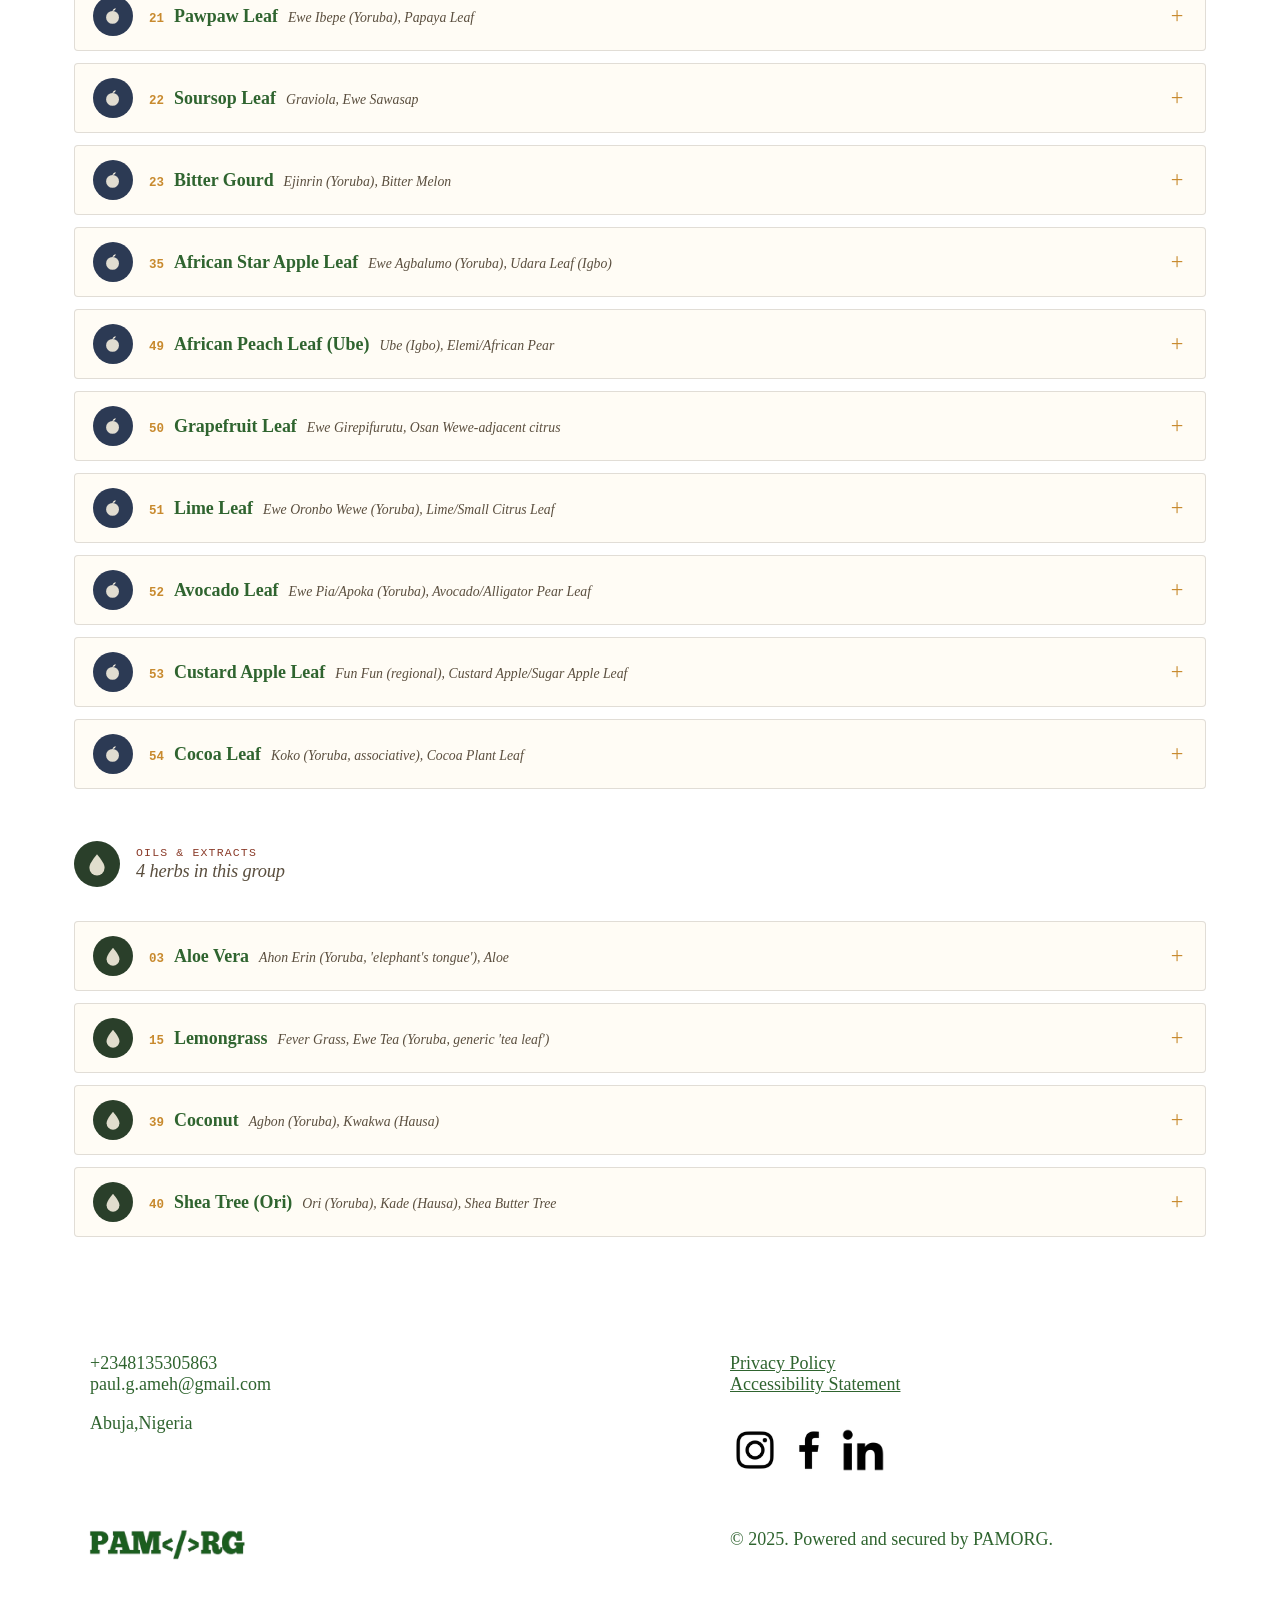
<file: Herb Archive.html>
<!DOCTYPE html>
<html lang="en">
<head>
    <meta charset="UTF-8">
    <meta name="viewport" content="width=device-width, initial-scale=1.0">
    <title>HMF | Archive</title>
    <link rel="stylesheet" href="Herb Archive.css">
</head>
<body>
    <div class="body_content">
            <div class="navbar">
                    <h4 class="hmf_logo">HMF</h4>
                    <nav id="to_top">   
                    <ul id="menu_list">
                            <li><a href="index.html">Home</a></li>
                            <li><a href="Shop.html">Shop</a></li>
                            <li><a href="Herb Archive.html">Archive</a></li>
                            <li><a href="About.html">About</a></li>
                            <li><a href="Contact.html">Contact</a></li>
                    </ul> 
                    </nav>
                    <img src="./Nav.png" alt="meni_icon" class="menu_icon"  onclick="togglemenu()">
                </div>



<div id="top"></div>
<div class="beforeHero">
<p class="eyebrow">A Field Guide &middot; 50+ Nigerian Herbs</p>
    <h1 class="intro" style="padding-top: 20px;">A living catalogue of the Nigerian herbs — built to keep that knowledge close at hand.</h1>
</div>
    <section class="hero">
  <div>
    
    <p class="lede">A living catalogue of the herbs that flavour Nigerian soups, ease Nigerian colds, and fill Nigerian medicine cabinets — built to keep that knowledge close at hand. Every icon on this page is an illustrative stamp, not a photograph, standing in for the real plant.</p>
  </div>
  <div class="hero-stats">
    <div class="stat"><span class="num">55</span><span class="lbl">Herbs catalogued</span></div>
    <div class="stat"><span class="num">5</span><span class="lbl">Plant groups</span></div>
    <div class="stat"><span class="num">36</span><span class="lbl">States represented</span></div>
  </div>
</section>

<div class="disclaimer-strip">
  <div class="box">
    <strong>Before you brew anything &mdash;</strong> this guide reflects traditional and folk use passed down across Nigerian households, not clinical advice. It isn't a substitute for diagnosis or treatment from a qualified health professional, especially if you're pregnant, nursing, on medication, or managing a chronic condition. When in doubt, ask a doctor or pharmacist before starting any herb.
  </div>
</div>

<div class="cat-jump">
  <a href="#cat-leaf">Leafy Greens &amp; Garden Herbs (18)</a> &middot; <a href="#cat-root">Roots, Spices &amp; Barks (13)</a> &middot; <a href="#cat-seed">Seeds, Nuts &amp; Pods (9)</a> &middot; <a href="#cat-fruit">Fruits, Flowers &amp; Others (11)</a> &middot; <a href="#cat-oil">Oils &amp; Extracts (4)</a>
</div>

<div class="quick-index" id="index">
  <h3>Jump straight to a herb (A&ndash;Z)</h3>
  <div class="index-chips">
          <a class="index-chip" href="#african-basil">African Basil</a>
          <a class="index-chip" href="#african-nutmeg-ehuru">African Nutmeg (Ehuru)</a>
          <a class="index-chip" href="#african-peach-leaf-ube">African Peach Leaf (Ube)</a>
          <a class="index-chip" href="#african-star-apple-leaf">African Star Apple Leaf</a>
          <a class="index-chip" href="#african-walnut-leaf-ukpa">African Walnut Leaf (Ukpa)</a>
          <a class="index-chip" href="#alligator-pepper">Alligator Pepper</a>
          <a class="index-chip" href="#aloe-vera">Aloe Vera</a>
          <a class="index-chip" href="#avocado-leaf">Avocado Leaf</a>
          <a class="index-chip" href="#baobab-kuka">Baobab (Kuka)</a>
          <a class="index-chip" href="#bitter-gourd">Bitter Gourd</a>
          <a class="index-chip" href="#bitter-kola">Bitter Kola</a>
          <a class="index-chip" href="#bitter-leaf">Bitter Leaf</a>
          <a class="index-chip" href="#black-seed-oil">Black Seed Oil</a>
          <a class="index-chip" href="#bush-mango-ogbono">Bush Mango (Ogbono)</a>
          <a class="index-chip" href="#bush-pepper-ashanti-pepper">Bush Pepper (Ashanti Pepper)</a>
          <a class="index-chip" href="#cashew-leaf">Cashew Leaf</a>
          <a class="index-chip" href="#cassava-leaf">Cassava Leaf</a>
          <a class="index-chip" href="#cayenne-pepper">Cayenne Pepper</a>
          <a class="index-chip" href="#cinnamon">Cinnamon</a>
          <a class="index-chip" href="#cloves">Cloves</a>
          <a class="index-chip" href="#cocoa-leaf">Cocoa Leaf</a>
          <a class="index-chip" href="#coconut">Coconut</a>
          <a class="index-chip" href="#cocoyam-leaf">Cocoyam Leaf</a>
          <a class="index-chip" href="#corn-silk">Corn Silk</a>
          <a class="index-chip" href="#custard-apple-leaf">Custard Apple Leaf</a>
          <a class="index-chip" href="#fluted-pumpkin-leaf-ugu">Fluted Pumpkin Leaf (Ugu)</a>
          <a class="index-chip" href="#garlic">Garlic</a>
          <a class="index-chip" href="#ginger">Ginger</a>
          <a class="index-chip" href="#grapefruit-leaf">Grapefruit Leaf</a>
          <a class="index-chip" href="#guava-leaf">Guava Leaf</a>
          <a class="index-chip" href="#kola-nut">Kola Nut</a>
          <a class="index-chip" href="#lemongrass">Lemongrass</a>
          <a class="index-chip" href="#lime-leaf">Lime Leaf</a>
          <a class="index-chip" href="#locust-bean-iru">Locust Bean (Iru)</a>
          <a class="index-chip" href="#mango-bark--leaf">Mango Bark &amp; Leaf</a>
          <a class="index-chip" href="#moringa">Moringa</a>
          <a class="index-chip" href="#neem">Neem</a>
          <a class="index-chip" href="#onion">Onion</a>
          <a class="index-chip" href="#pawpaw-leaf">Pawpaw Leaf</a>
          <a class="index-chip" href="#peppermint">Peppermint</a>
          <a class="index-chip" href="#plantain-leaf">Plantain Leaf</a>
          <a class="index-chip" href="#rosemary">Rosemary</a>
          <a class="index-chip" href="#scent-leaf">Scent Leaf</a>
          <a class="index-chip" href="#senna-bush-tea">Senna (Bush Tea)</a>
          <a class="index-chip" href="#shea-tree-ori">Shea Tree (Ori)</a>
          <a class="index-chip" href="#soursop-leaf">Soursop Leaf</a>
          <a class="index-chip" href="#tamarind">Tamarind</a>
          <a class="index-chip" href="#thyme">Thyme</a>
          <a class="index-chip" href="#turmeric">Turmeric</a>
          <a class="index-chip" href="#uda-negro-pepper">Uda (Negro Pepper)</a>
          <a class="index-chip" href="#utazi">Utazi</a>
          <a class="index-chip" href="#uziza">Uziza</a>
          <a class="index-chip" href="#waterleaf">Waterleaf</a>
          <a class="index-chip" href="#west-african-black-pepper-iyere">West African Black Pepper (Iyere)</a>
          <a class="index-chip" href="#zobo-hibiscus">Zobo (Hibiscus)</a>
  </div>
</div>


    <section class="category-section" id="cat-leaf">
      <div class="category-heading">
        <span class="category-icon cat-leaf" aria-hidden="true"><svg viewBox="0 0 48 48" fill="none" xmlns="http://www.w3.org/2000/svg"><path d="M10 38C10 22 20 10 38 8C38 26 28 38 10 38Z" fill="currentColor" opacity="0.9"/><path d="M11 37C18 30 24 22 33 12" stroke="var(--paper)" stroke-width="1.6" stroke-linecap="round"/></svg></span>
        <div>
          <p class="category-eyebrow">Leafy Greens &amp; Garden Herbs</p>
          <h2>18 herbs in this group</h2>
        </div>
      </div>
      <div class="herb-list">

      <details class="herb-card cat-leaf" id="bitter-leaf">
        <summary>
          <span class="herb-badge" aria-hidden="true"><svg viewBox="0 0 48 48" fill="none" xmlns="http://www.w3.org/2000/svg"><path d="M10 38C10 22 20 10 38 8C38 26 28 38 10 38Z" fill="currentColor" opacity="0.9"/><path d="M11 37C18 30 24 22 33 12" stroke="var(--paper)" stroke-width="1.6" stroke-linecap="round"/></svg></span>
          <span class="herb-summary-text">
            <span class="herb-index">01</span>
            <span class="herb-name">Bitter Leaf</span>
            <span class="herb-local">Onugbu (Igbo), Ewuro (Yoruba), Shakikai (Hausa)</span>
          </span>
          <span class="herb-cat-tag">Leafy Greens &amp; Garden Herbs</span>
          <span class="chevron" aria-hidden="true">+</span>
        </summary>
        <div class="herb-body">
          <div class="herb-grid">
            <div class="herb-field">
              <h4>History &amp; Origin</h4>
              <p>A staple of West African compound gardens for generations, bitter leaf earned its place in the kitchen long before it earned one in the pharmacy, prized for turning the famous bitterleaf soup into a household remedy.</p>
            </div>
            <div class="herb-field">
              <h4>Where to Find It</h4>
              <p>Grows readily in home gardens and farmland across southern and central Nigeria; sold fresh in bundles or pre-washed and shredded at almost every local market.</p>
            </div>
            <div class="herb-field">
              <h4>Preparation</h4>
              <p>Fresh leaves are washed repeatedly (traditionally squeezed in water) to reduce bitterness, or dried and ground into powder; a cooled leaf-water infusion is also common.</p>
            </div>
            <div class="herb-field">
              <h4>How to Use</h4>
              <p>Drink the washed-leaf infusion on an empty stomach, or cook the leaves into soup; the powder can be stirred into warm water or capsulated.</p>
            </div>
          </div>
          <div class="herb-lists">
            <div class="herb-props">
              <h4>Healing &amp; Wellness Properties</h4>
              <ul>
          <li>Supports healthy blood sugar levels</li>
          <li>Traditionally used for stomach upsets and worms</li>
          <li>Rich in antioxidants and vitamins A &amp; C</li>
          <li>Used to support liver and digestive health</li>
              </ul>
            </div>
            <div class="herb-side">
              <h4>Side Effects &amp; Cautions</h4>
              <ul>
          <li>May lower blood sugar too far if combined with diabetes medication</li>
          <li>Excessive intake can cause stomach discomfort or loose stools</li>
              </ul>
            </div>
          </div>
          <div class="herb-notes">
            <h4>Good to Know</h4>
            <p>Diabetics on medication should monitor blood sugar closely when using bitter leaf, as the combined effect can be stronger than expected.</p>
          </div>
        </div>
      </details>

      <details class="herb-card cat-leaf" id="moringa">
        <summary>
          <span class="herb-badge" aria-hidden="true"><svg viewBox="0 0 48 48" fill="none" xmlns="http://www.w3.org/2000/svg"><path d="M10 38C10 22 20 10 38 8C38 26 28 38 10 38Z" fill="currentColor" opacity="0.9"/><path d="M11 37C18 30 24 22 33 12" stroke="var(--paper)" stroke-width="1.6" stroke-linecap="round"/></svg></span>
          <span class="herb-summary-text">
            <span class="herb-index">02</span>
            <span class="herb-name">Moringa</span>
            <span class="herb-local">Ewe Igbale (Yoruba), Zogale (Hausa), Okwe-oyibo (Igbo)</span>
          </span>
          <span class="herb-cat-tag">Leafy Greens &amp; Garden Herbs</span>
          <span class="chevron" aria-hidden="true">+</span>
        </summary>
        <div class="herb-body">
          <div class="herb-grid">
            <div class="herb-field">
              <h4>History &amp; Origin</h4>
              <p>Known globally as the &#x27;miracle tree&#x27;, moringa was adopted into Nigerian herbal practice as its nutrient density became widely recognised, and it now grows in nearly every region.</p>
            </div>
            <div class="herb-field">
              <h4>Where to Find It</h4>
              <p>A fast-growing, drought-tolerant tree found in backyards, roadside plantings, and increasingly on dedicated moringa farms in the north and southwest.</p>
            </div>
            <div class="herb-field">
              <h4>Preparation</h4>
              <p>Leaves are sun-dried in shade and ground into a fine green powder, or used fresh in soups; seeds are pressed for oil.</p>
            </div>
            <div class="herb-field">
              <h4>How to Use</h4>
              <p>Stir a teaspoon of the powder into water, tea, pap, or smoothies daily; fresh leaves can be cooked like spinach.</p>
            </div>
          </div>
          <div class="herb-lists">
            <div class="herb-props">
              <h4>Healing &amp; Wellness Properties</h4>
              <ul>
          <li>Very high in vitamins, iron and protein</li>
          <li>Traditionally used to support breast-milk production</li>
          <li>Used for general fatigue and low energy</li>
          <li>Believed to support healthy blood pressure</li>
              </ul>
            </div>
            <div class="herb-side">
              <h4>Side Effects &amp; Cautions</h4>
              <ul>
          <li>Root and bark extracts (not leaves) can be harmful and are avoided</li>
          <li>Very large doses may act as a mild laxative</li>
              </ul>
            </div>
          </div>
          <div class="herb-notes">
            <h4>Good to Know</h4>
            <p>Pregnant women are traditionally advised to use only the leaf, not the root or bark, which are treated very differently in herbal practice.</p>
          </div>
        </div>
      </details>

      <details class="herb-card cat-leaf" id="scent-leaf">
        <summary>
          <span class="herb-badge" aria-hidden="true"><svg viewBox="0 0 48 48" fill="none" xmlns="http://www.w3.org/2000/svg"><path d="M10 38C10 22 20 10 38 8C38 26 28 38 10 38Z" fill="currentColor" opacity="0.9"/><path d="M11 37C18 30 24 22 33 12" stroke="var(--paper)" stroke-width="1.6" stroke-linecap="round"/></svg></span>
          <span class="herb-summary-text">
            <span class="herb-index">07</span>
            <span class="herb-name">Scent Leaf</span>
            <span class="herb-local">Nchanwu (Igbo), Efirin (Yoruba), Daidoya (Hausa)</span>
          </span>
          <span class="herb-cat-tag">Leafy Greens &amp; Garden Herbs</span>
          <span class="chevron" aria-hidden="true">+</span>
        </summary>
        <div class="herb-body">
          <div class="herb-grid">
            <div class="herb-field">
              <h4>History &amp; Origin</h4>
              <p>A fragrant garden herb woven into everyday Igbo and Yoruba cooking, scent leaf&#x27;s aroma made it as much a kitchen seasoning as a home remedy for stomach and cold complaints.</p>
            </div>
            <div class="herb-field">
              <h4>Where to Find It</h4>
              <p>Grows easily in home gardens across the south; sold fresh in bunches at virtually every local food market.</p>
            </div>
            <div class="herb-field">
              <h4>Preparation</h4>
              <p>Fresh leaves are used whole in cooking, or crushed and steeped in hot water for tea; the juice can be extracted by pounding.</p>
            </div>
            <div class="herb-field">
              <h4>How to Use</h4>
              <p>Add torn leaves to soups near the end of cooking, chew a few fresh leaves, or drink as a warm infusion for stomach upset.</p>
            </div>
          </div>
          <div class="herb-lists">
            <div class="herb-props">
              <h4>Healing &amp; Wellness Properties</h4>
              <ul>
          <li>Traditionally eases stomach upset and diarrhoea</li>
          <li>Used for coughs and catarrh</li>
          <li>Believed to support blood sugar balance</li>
          <li>Freshens breath and is used for mouth odour</li>
              </ul>
            </div>
            <div class="herb-side">
              <h4>Side Effects &amp; Cautions</h4>
              <ul>
          <li>Very large amounts may cause mild stomach irritation</li>
          <li>Limited safety data for long-term heavy use in pregnancy</li>
              </ul>
            </div>
          </div>
          <div class="herb-notes">
            <h4>Good to Know</h4>
            <p>Scent leaf is often the first home remedy reached for when a child has an upset stomach, cooked directly into pepper soup.</p>
          </div>
        </div>
      </details>

      <details class="herb-card cat-leaf" id="utazi">
        <summary>
          <span class="herb-badge" aria-hidden="true"><svg viewBox="0 0 48 48" fill="none" xmlns="http://www.w3.org/2000/svg"><path d="M10 38C10 22 20 10 38 8C38 26 28 38 10 38Z" fill="currentColor" opacity="0.9"/><path d="M11 37C18 30 24 22 33 12" stroke="var(--paper)" stroke-width="1.6" stroke-linecap="round"/></svg></span>
          <span class="herb-summary-text">
            <span class="herb-index">10</span>
            <span class="herb-name">Utazi</span>
            <span class="herb-local">Utazi (Igbo), Arokeke (Yoruba), Gongronema latifolium</span>
          </span>
          <span class="herb-cat-tag">Leafy Greens &amp; Garden Herbs</span>
          <span class="chevron" aria-hidden="true">+</span>
        </summary>
        <div class="herb-body">
          <div class="herb-grid">
            <div class="herb-field">
              <h4>History &amp; Origin</h4>
              <p>A intensely bitter climbing vine leaf central to Igbo cuisine, utazi has long doubled as a tonic for new mothers and anyone needing a digestive &#x27;reset&#x27;.</p>
            </div>
            <div class="herb-field">
              <h4>Where to Find It</h4>
              <p>Cultivated as a garden climber across the south-east and south-south; sold fresh, finely shredded, in local markets.</p>
            </div>
            <div class="herb-field">
              <h4>Preparation</h4>
              <p>Fresh leaves are shredded very finely (its bitterness is potent) and used sparingly, or the juice is squeezed out for direct use.</p>
            </div>
            <div class="herb-field">
              <h4>How to Use</h4>
              <p>Sprinkle finely shredded leaf into soups like ofe nsala, or take a small amount of the juice diluted in water.</p>
            </div>
          </div>
          <div class="herb-lists">
            <div class="herb-props">
              <h4>Healing &amp; Wellness Properties</h4>
              <ul>
          <li>Traditionally supports blood sugar regulation</li>
          <li>Used to ease stomach upset and improve appetite</li>
          <li>Believed to support liver health</li>
          <li>Used postpartum to help the womb contract</li>
              </ul>
            </div>
            <div class="herb-side">
              <h4>Side Effects &amp; Cautions</h4>
              <ul>
          <li>Its intense bitterness can cause nausea if used in excess</li>
          <li>May lower blood sugar significantly in diabetics on medication</li>
              </ul>
            </div>
          </div>
          <div class="herb-notes">
            <h4>Good to Know</h4>
            <p>Because it&#x27;s so bitter, utazi is traditionally used in small, carefully measured amounts rather than as a bulk vegetable.</p>
          </div>
        </div>
      </details>

      <details class="herb-card cat-leaf" id="neem">
        <summary>
          <span class="herb-badge" aria-hidden="true"><svg viewBox="0 0 48 48" fill="none" xmlns="http://www.w3.org/2000/svg"><path d="M10 38C10 22 20 10 38 8C38 26 28 38 10 38Z" fill="currentColor" opacity="0.9"/><path d="M11 37C18 30 24 22 33 12" stroke="var(--paper)" stroke-width="1.6" stroke-linecap="round"/></svg></span>
          <span class="herb-summary-text">
            <span class="herb-index">14</span>
            <span class="herb-name">Neem</span>
            <span class="herb-local">Dogoyaro / Dogonyaro (Hausa-derived, widely used nationally)</span>
          </span>
          <span class="herb-cat-tag">Leafy Greens &amp; Garden Herbs</span>
          <span class="chevron" aria-hidden="true">+</span>
        </summary>
        <div class="herb-body">
          <div class="herb-grid">
            <div class="herb-field">
              <h4>History &amp; Origin</h4>
              <p>Introduced from Asia generations ago, neem naturalised so thoroughly across Nigeria that &#x27;dogoyaro&#x27; became a household name for its intensely bitter, fever-fighting leaves.</p>
            </div>
            <div class="herb-field">
              <h4>Where to Find It</h4>
              <p>A common shade tree found along roadsides and compound fences nationwide, especially in the north and Middle Belt; leaves are free for the picking.</p>
            </div>
            <div class="herb-field">
              <h4>Preparation</h4>
              <p>Fresh or dried leaves are boiled to make a strongly bitter tea; leaves can also be pounded for topical paste.</p>
            </div>
            <div class="herb-field">
              <h4>How to Use</h4>
              <p>Drink the bitter leaf-tea for fever or malaria symptoms, or apply pounded leaf paste to skin rashes and itches.</p>
            </div>
          </div>
          <div class="herb-lists">
            <div class="herb-props">
              <h4>Healing &amp; Wellness Properties</h4>
              <ul>
          <li>Widely used as a traditional remedy for malaria and fever</li>
          <li>Applied topically for skin conditions and itching</li>
          <li>Believed to have antimicrobial and antiparasitic action</li>
          <li>Used in some traditional detox and worming regimens</li>
              </ul>
            </div>
            <div class="herb-side">
              <h4>Side Effects &amp; Cautions</h4>
              <ul>
          <li>Very bitter and can cause nausea or stomach upset</li>
          <li>Not recommended in pregnancy or for young infants</li>
          <li>Should not replace prescribed antimalarial treatment for confirmed malaria</li>
              </ul>
            </div>
          </div>
          <div class="herb-notes">
            <h4>Good to Know</h4>
            <p>Neem tea is a very common first home response to fever, but it is not a substitute for a confirmed malaria diagnosis and proper antimalarial treatment.</p>
          </div>
        </div>
      </details>

      <details class="herb-card cat-leaf" id="cashew-leaf">
        <summary>
          <span class="herb-badge" aria-hidden="true"><svg viewBox="0 0 48 48" fill="none" xmlns="http://www.w3.org/2000/svg"><path d="M10 38C10 22 20 10 38 8C38 26 28 38 10 38Z" fill="currentColor" opacity="0.9"/><path d="M11 37C18 30 24 22 33 12" stroke="var(--paper)" stroke-width="1.6" stroke-linecap="round"/></svg></span>
          <span class="herb-summary-text">
            <span class="herb-index">19</span>
            <span class="herb-name">Cashew Leaf</span>
            <span class="herb-local">Ewe Kaju (Yoruba), Anacardium occidentale</span>
          </span>
          <span class="herb-cat-tag">Leafy Greens &amp; Garden Herbs</span>
          <span class="chevron" aria-hidden="true">+</span>
        </summary>
        <div class="herb-body">
          <div class="herb-grid">
            <div class="herb-field">
              <h4>History &amp; Origin</h4>
              <p>Introduced by Portuguese traders centuries ago, the cashew tree naturalised across Nigeria, and its bitter young leaves became a folk remedy long before the nut became a snack export.</p>
            </div>
            <div class="herb-field">
              <h4>Where to Find It</h4>
              <p>Common in orchards and compound gardens especially in the Middle Belt and south-west; young leaves are picked directly from the tree.</p>
            </div>
            <div class="herb-field">
              <h4>Preparation</h4>
              <p>Young, tender leaves are boiled to make a bitter tea; the bark is sometimes boiled similarly.</p>
            </div>
            <div class="herb-field">
              <h4>How to Use</h4>
              <p>Drink the cooled leaf tea, traditionally for stomach upset, fever, or as a mouth rinse for oral discomfort.</p>
            </div>
          </div>
          <div class="herb-lists">
            <div class="herb-props">
              <h4>Healing &amp; Wellness Properties</h4>
              <ul>
          <li>Traditionally used for diarrhoea and stomach upset</li>
          <li>Used as a mouth rinse for gum and tooth discomfort</li>
          <li>Believed to help reduce fever</li>
          <li>Some traditional use for blood sugar support</li>
              </ul>
            </div>
            <div class="herb-side">
              <h4>Side Effects &amp; Cautions</h4>
              <ul>
          <li>Very bitter and may cause mild nausea if drunk in excess</li>
          <li>Limited formal safety data for long-term use</li>
              </ul>
            </div>
          </div>
          <div class="herb-notes">
            <h4>Good to Know</h4>
            <p>Cashew leaf tea is a lesser-known but long-standing rural remedy, distinct from the popular cashew nut and apple.</p>
          </div>
        </div>
      </details>

      <details class="herb-card cat-leaf" id="guava-leaf">
        <summary>
          <span class="herb-badge" aria-hidden="true"><svg viewBox="0 0 48 48" fill="none" xmlns="http://www.w3.org/2000/svg"><path d="M10 38C10 22 20 10 38 8C38 26 28 38 10 38Z" fill="currentColor" opacity="0.9"/><path d="M11 37C18 30 24 22 33 12" stroke="var(--paper)" stroke-width="1.6" stroke-linecap="round"/></svg></span>
          <span class="herb-summary-text">
            <span class="herb-index">20</span>
            <span class="herb-name">Guava Leaf</span>
            <span class="herb-local">Ewe Gova (Yoruba), Guava</span>
          </span>
          <span class="herb-cat-tag">Leafy Greens &amp; Garden Herbs</span>
          <span class="chevron" aria-hidden="true">+</span>
        </summary>
        <div class="herb-body">
          <div class="herb-grid">
            <div class="herb-field">
              <h4>History &amp; Origin</h4>
              <p>Guava trees, introduced generations ago, spread into nearly every Nigerian backyard, and their leaves quickly became a trusted household remedy for upset stomachs.</p>
            </div>
            <div class="herb-field">
              <h4>Where to Find It</h4>
              <p>A common fruit tree in home compounds nationwide; fresh leaves are simply picked from the tree as needed.</p>
            </div>
            <div class="herb-field">
              <h4>Preparation</h4>
              <p>Fresh or slightly wilted leaves are boiled in water to make a firm, slightly astringent tea.</p>
            </div>
            <div class="herb-field">
              <h4>How to Use</h4>
              <p>Drink the warm tea for diarrhoea or stomach upset; the cooled tea can also be used as a mouth rinse.</p>
            </div>
          </div>
          <div class="herb-lists">
            <div class="herb-props">
              <h4>Healing &amp; Wellness Properties</h4>
              <ul>
          <li>Widely used as a home remedy for diarrhoea</li>
          <li>Believed to support oral health when used as a rinse</li>
          <li>Traditionally used to ease minor stomach cramps</li>
          <li>Contains antioxidants that support general wellness</li>
              </ul>
            </div>
            <div class="herb-side">
              <h4>Side Effects &amp; Cautions</h4>
              <ul>
          <li>Excessive use may cause constipation due to its astringency</li>
          <li>Not a substitute for medical care in severe or prolonged diarrhoea</li>
              </ul>
            </div>
          </div>
          <div class="herb-notes">
            <h4>Good to Know</h4>
            <p>Guava leaf tea is one of the most reached-for remedies in Nigerian homes the moment a stomach bug strikes.</p>
          </div>
        </div>
      </details>

      <details class="herb-card cat-leaf" id="african-basil">
        <summary>
          <span class="herb-badge" aria-hidden="true"><svg viewBox="0 0 48 48" fill="none" xmlns="http://www.w3.org/2000/svg"><path d="M10 38C10 22 20 10 38 8C38 26 28 38 10 38Z" fill="currentColor" opacity="0.9"/><path d="M11 37C18 30 24 22 33 12" stroke="var(--paper)" stroke-width="1.6" stroke-linecap="round"/></svg></span>
          <span class="herb-summary-text">
            <span class="herb-index">25</span>
            <span class="herb-name">African Basil</span>
            <span class="herb-local">Efirin Nla / Efirin Aja (Yoruba), Nchanwu Ukwu (Igbo)</span>
          </span>
          <span class="herb-cat-tag">Leafy Greens &amp; Garden Herbs</span>
          <span class="chevron" aria-hidden="true">+</span>
        </summary>
        <div class="herb-body">
          <div class="herb-grid">
            <div class="herb-field">
              <h4>History &amp; Origin</h4>
              <p>A larger, more pungent cousin of scent leaf, African basil has long been grown around Yoruba compounds both for cooking and for its reputation as a protective, cleansing herb.</p>
            </div>
            <div class="herb-field">
              <h4>Where to Find It</h4>
              <p>Grown in home gardens across the south-west; sold fresh in bundles at local markets.</p>
            </div>
            <div class="herb-field">
              <h4>Preparation</h4>
              <p>Fresh leaves are crushed for juice, steeped as tea, or added directly to food.</p>
            </div>
            <div class="herb-field">
              <h4>How to Use</h4>
              <p>Chew fresh leaves for stomach upset, drink the leaf tea for colds, or cook into soups and stews.</p>
            </div>
          </div>
          <div class="herb-lists">
            <div class="herb-props">
              <h4>Healing &amp; Wellness Properties</h4>
              <ul>
          <li>Traditionally used for stomach upset and bloating</li>
          <li>Used for cough, cold and catarrh</li>
          <li>Believed to have calming, stress-easing effects</li>
          <li>Traditionally used in ritual and cleansing baths</li>
              </ul>
            </div>
            <div class="herb-side">
              <h4>Side Effects &amp; Cautions</h4>
              <ul>
          <li>Very large amounts may cause mild stomach irritation</li>
          <li>Essential-oil-strength extracts should be used cautiously in pregnancy</li>
              </ul>
            </div>
          </div>
          <div class="herb-notes">
            <h4>Good to Know</h4>
            <p>Beyond medicine, African basil holds cultural significance in Yoruba spiritual and cleansing practices, often used in ritual baths.</p>
          </div>
        </div>
      </details>

      <details class="herb-card cat-leaf" id="waterleaf">
        <summary>
          <span class="herb-badge" aria-hidden="true"><svg viewBox="0 0 48 48" fill="none" xmlns="http://www.w3.org/2000/svg"><path d="M10 38C10 22 20 10 38 8C38 26 28 38 10 38Z" fill="currentColor" opacity="0.9"/><path d="M11 37C18 30 24 22 33 12" stroke="var(--paper)" stroke-width="1.6" stroke-linecap="round"/></svg></span>
          <span class="herb-summary-text">
            <span class="herb-index">31</span>
            <span class="herb-name">Waterleaf</span>
            <span class="herb-local">Gbure (Yoruba), Mgbolodi (Igbo), Talinum triangulare</span>
          </span>
          <span class="herb-cat-tag">Leafy Greens &amp; Garden Herbs</span>
          <span class="chevron" aria-hidden="true">+</span>
        </summary>
        <div class="herb-body">
          <div class="herb-grid">
            <div class="herb-field">
              <h4>History &amp; Origin</h4>
              <p>A soft, succulent leafy vegetable grown across southern Nigeria, waterleaf became known both as an everyday soup vegetable and a gentle traditional cooling remedy.</p>
            </div>
            <div class="herb-field">
              <h4>Where to Find It</h4>
              <p>Easily grown in home gardens and widely cultivated as a vegetable crop in the south; sold fresh in every local market.</p>
            </div>
            <div class="herb-field">
              <h4>Preparation</h4>
              <p>Fresh leaves are washed and cooked lightly, or the juice extracted from crushed fresh leaves.</p>
            </div>
            <div class="herb-field">
              <h4>How to Use</h4>
              <p>Cook into soups such as edikang ikong or afang, or take the fresh juice in small amounts for a cooling effect.</p>
            </div>
          </div>
          <div class="herb-lists">
            <div class="herb-props">
              <h4>Healing &amp; Wellness Properties</h4>
              <ul>
          <li>Rich in iron and traditionally used to help with mild anaemia</li>
          <li>Believed to have a cooling, soothing effect on the body</li>
          <li>Supports healthy digestion</li>
          <li>A good source of vitamins A and C</li>
              </ul>
            </div>
            <div class="herb-side">
              <h4>Side Effects &amp; Cautions</h4>
              <ul>
          <li>Contains oxalates, so very large regular intake is best balanced with a varied diet</li>
          <li>Should be cooked lightly rather than eaten raw in bulk</li>
              </ul>
            </div>
          </div>
          <div class="herb-notes">
            <h4>Good to Know</h4>
            <p>Waterleaf&#x27;s mild, juicy texture makes it one of the gentlest and most beginner-friendly leafy vegetables in Nigerian cooking.</p>
          </div>
        </div>
      </details>

      <details class="herb-card cat-leaf" id="cocoyam-leaf">
        <summary>
          <span class="herb-badge" aria-hidden="true"><svg viewBox="0 0 48 48" fill="none" xmlns="http://www.w3.org/2000/svg"><path d="M10 38C10 22 20 10 38 8C38 26 28 38 10 38Z" fill="currentColor" opacity="0.9"/><path d="M11 37C18 30 24 22 33 12" stroke="var(--paper)" stroke-width="1.6" stroke-linecap="round"/></svg></span>
          <span class="herb-summary-text">
            <span class="herb-index">36</span>
            <span class="herb-name">Cocoyam Leaf</span>
            <span class="herb-local">Ewe Koko (Yoruba), Ede Leaf (Igbo)</span>
          </span>
          <span class="herb-cat-tag">Leafy Greens &amp; Garden Herbs</span>
          <span class="chevron" aria-hidden="true">+</span>
        </summary>
        <div class="herb-body">
          <div class="herb-grid">
            <div class="herb-field">
              <h4>History &amp; Origin</h4>
              <p>Cocoyam has fed Nigerian families for generations, and its broad leaves — used in dishes like ekpang nkukwo — carry a smaller but real tradition as a wellness food.</p>
            </div>
            <div class="herb-field">
              <h4>Where to Find It</h4>
              <p>Grown widely as a root and leaf crop across the south; fresh leaves are sold in local vegetable markets.</p>
            </div>
            <div class="herb-field">
              <h4>Preparation</h4>
              <p>Leaves must be cooked thoroughly (never eaten raw) to neutralise natural irritants, typically simmered for an extended time.</p>
            </div>
            <div class="herb-field">
              <h4>How to Use</h4>
              <p>Cook thoroughly into dishes such as ekpang nkukwo or leaf soups, always with adequate cooking time.</p>
            </div>
          </div>
          <div class="herb-lists">
            <div class="herb-props">
              <h4>Healing &amp; Wellness Properties</h4>
              <ul>
          <li>A good source of dietary fibre and vitamins</li>
          <li>Traditionally considered a nourishing, energy-supporting food</li>
          <li>Used as a wholesome addition to postpartum diets</li>
          <li>Contributes iron and minerals to the diet</li>
              </ul>
            </div>
            <div class="herb-side">
              <h4>Side Effects &amp; Cautions</h4>
              <ul>
          <li>Must be cooked thoroughly — raw or undercooked leaves contain irritant crystals that can cause itching and throat irritation</li>
          <li>Not suitable for those with kidney stone concerns without medical guidance</li>
              </ul>
            </div>
          </div>
          <div class="herb-notes">
            <h4>Good to Know</h4>
            <p>Thorough, prolonged cooking is non-negotiable with cocoyam leaves; undercooked leaves are a common cause of throat and mouth irritation.</p>
          </div>
        </div>
      </details>

      <details class="herb-card cat-leaf" id="fluted-pumpkin-leaf-ugu">
        <summary>
          <span class="herb-badge" aria-hidden="true"><svg viewBox="0 0 48 48" fill="none" xmlns="http://www.w3.org/2000/svg"><path d="M10 38C10 22 20 10 38 8C38 26 28 38 10 38Z" fill="currentColor" opacity="0.9"/><path d="M11 37C18 30 24 22 33 12" stroke="var(--paper)" stroke-width="1.6" stroke-linecap="round"/></svg></span>
          <span class="herb-summary-text">
            <span class="herb-index">37</span>
            <span class="herb-name">Fluted Pumpkin Leaf (Ugu)</span>
            <span class="herb-local">Ugu (Igbo/national), Telfairia occidentalis</span>
          </span>
          <span class="herb-cat-tag">Leafy Greens &amp; Garden Herbs</span>
          <span class="chevron" aria-hidden="true">+</span>
        </summary>
        <div class="herb-body">
          <div class="herb-grid">
            <div class="herb-field">
              <h4>History &amp; Origin</h4>
              <p>One of Nigeria&#x27;s most beloved leafy vegetables, ugu is grown almost everywhere in the south and has long been recommended to new mothers and the recovering as a blood-building food.</p>
            </div>
            <div class="herb-field">
              <h4>Where to Find It</h4>
              <p>Widely cultivated as a climbing vegetable across the south; sold fresh, chopped or whole, in every local market.</p>
            </div>
            <div class="herb-field">
              <h4>Preparation</h4>
              <p>Fresh leaves are washed and lightly cooked, or blended fresh for juice.</p>
            </div>
            <div class="herb-field">
              <h4>How to Use</h4>
              <p>Cook into soups such as ugu soup or egusi, or take the fresh juice in small amounts, especially postpartum.</p>
            </div>
          </div>
          <div class="herb-lists">
            <div class="herb-props">
              <h4>Healing &amp; Wellness Properties</h4>
              <ul>
          <li>Traditionally believed to support healthy blood levels and recovery from anaemia</li>
          <li>Rich in iron, vitamins A and C</li>
          <li>Used to support recovery after illness, surgery or childbirth</li>
          <li>Believed to support healthy blood pressure</li>
              </ul>
            </div>
            <div class="herb-side">
              <h4>Side Effects &amp; Cautions</h4>
              <ul>
          <li>Very high in vitamin K, which can interact with blood-thinning medication</li>
          <li>Best cooked lightly rather than eaten raw in large amounts</li>
              </ul>
            </div>
          </div>
          <div class="herb-notes">
            <h4>Good to Know</h4>
            <p>Ugu is one of the most frequently recommended vegetables for new mothers and anyone recovering from blood loss or illness.</p>
          </div>
        </div>
      </details>

      <details class="herb-card cat-leaf" id="cassava-leaf">
        <summary>
          <span class="herb-badge" aria-hidden="true"><svg viewBox="0 0 48 48" fill="none" xmlns="http://www.w3.org/2000/svg"><path d="M10 38C10 22 20 10 38 8C38 26 28 38 10 38Z" fill="currentColor" opacity="0.9"/><path d="M11 37C18 30 24 22 33 12" stroke="var(--paper)" stroke-width="1.6" stroke-linecap="round"/></svg></span>
          <span class="herb-summary-text">
            <span class="herb-index">42</span>
            <span class="herb-name">Cassava Leaf</span>
            <span class="herb-local">Ewe Gbaguda (Yoruba), Cassava/Manioc Leaf</span>
          </span>
          <span class="herb-cat-tag">Leafy Greens &amp; Garden Herbs</span>
          <span class="chevron" aria-hidden="true">+</span>
        </summary>
        <div class="herb-body">
          <div class="herb-grid">
            <div class="herb-field">
              <h4>History &amp; Origin</h4>
              <p>While cassava root feeds much of Nigeria as garri and fufu, its leaves have a smaller but real tradition as a cooked vegetable and folk remedy in some regions.</p>
            </div>
            <div class="herb-field">
              <h4>Where to Find It</h4>
              <p>Grown wherever cassava is cultivated, which is nearly everywhere in the south and Middle Belt; leaves are gathered fresh from the plant.</p>
            </div>
            <div class="herb-field">
              <h4>Preparation</h4>
              <p>Leaves must be pounded and cooked thoroughly for an extended time to remove naturally occurring cyanogenic compounds.</p>
            </div>
            <div class="herb-field">
              <h4>How to Use</h4>
              <p>Cook thoroughly into a leaf soup or stew, ensuring long cooking time before eating.</p>
            </div>
          </div>
          <div class="herb-lists">
            <div class="herb-props">
              <h4>Healing &amp; Wellness Properties</h4>
              <ul>
          <li>A source of dietary fibre and plant protein when properly prepared</li>
          <li>Traditionally eaten as a nourishing vegetable in some regions</li>
          <li>Contains vitamins A and C after proper cooking</li>
          <li>Used in some folk traditions to support recovery from illness</li>
              </ul>
            </div>
            <div class="herb-side">
              <h4>Side Effects &amp; Cautions</h4>
              <ul>
          <li>Must be thoroughly cooked — improperly prepared leaves can be toxic due to natural cyanide-forming compounds</li>
          <li>Not recommended raw under any circumstances</li>
              </ul>
            </div>
          </div>
          <div class="herb-notes">
            <h4>Good to Know</h4>
            <p>Proper, prolonged cooking is essential and non-negotiable with cassava leaf; this is one herb where preparation safety matters more than any other property.</p>
          </div>
        </div>
      </details>

      <details class="herb-card cat-leaf" id="plantain-leaf">
        <summary>
          <span class="herb-badge" aria-hidden="true"><svg viewBox="0 0 48 48" fill="none" xmlns="http://www.w3.org/2000/svg"><path d="M10 38C10 22 20 10 38 8C38 26 28 38 10 38Z" fill="currentColor" opacity="0.9"/><path d="M11 37C18 30 24 22 33 12" stroke="var(--paper)" stroke-width="1.6" stroke-linecap="round"/></svg></span>
          <span class="herb-summary-text">
            <span class="herb-index">43</span>
            <span class="herb-name">Plantain Leaf</span>
            <span class="herb-local">Ewe Ogede (Yoruba), Plantain/Banana Leaf</span>
          </span>
          <span class="herb-cat-tag">Leafy Greens &amp; Garden Herbs</span>
          <span class="chevron" aria-hidden="true">+</span>
        </summary>
        <div class="herb-body">
          <div class="herb-grid">
            <div class="herb-field">
              <h4>History &amp; Origin</h4>
              <p>Long used across Nigeria as natural food wrapping for moin-moin and other steamed dishes, plantain leaves also carry a quieter folk reputation for soothing skin and easing minor wounds.</p>
            </div>
            <div class="herb-field">
              <h4>Where to Find It</h4>
              <p>A common backyard plant nationwide; large fresh leaves are cut directly from the plant as needed.</p>
            </div>
            <div class="herb-field">
              <h4>Preparation</h4>
              <p>Fresh leaves are wilted briefly over heat to soften them, or crushed for topical application.</p>
            </div>
            <div class="herb-field">
              <h4>How to Use</h4>
              <p>Use softened leaves to wrap and steam foods, or apply the crushed leaf to minor cuts, stings or skin irritation.</p>
            </div>
          </div>
          <div class="herb-lists">
            <div class="herb-props">
              <h4>Healing &amp; Wellness Properties</h4>
              <ul>
          <li>Traditionally used to soothe insect bites and minor skin irritation</li>
          <li>Used as a natural wrap that imparts flavour and moisture to steamed foods</li>
          <li>Believed to have a mild cooling effect on skin</li>
          <li>Occasionally used as a poultice for minor bruises</li>
              </ul>
            </div>
            <div class="herb-side">
              <h4>Side Effects &amp; Cautions</h4>
              <ul>
          <li>Generally very safe; rare contact sensitivity possible</li>
          <li>Not a substitute for proper wound care in deeper injuries</li>
              </ul>
            </div>
          </div>
          <div class="herb-notes">
            <h4>Good to Know</h4>
            <p>Beyond any medicinal use, plantain leaf&#x27;s role as a natural, biodegradable food wrap for moin-moin and other dishes is a beloved part of everyday cooking.</p>
          </div>
        </div>
      </details>

      <details class="herb-card cat-leaf" id="peppermint">
        <summary>
          <span class="herb-badge" aria-hidden="true"><svg viewBox="0 0 48 48" fill="none" xmlns="http://www.w3.org/2000/svg"><path d="M10 38C10 22 20 10 38 8C38 26 28 38 10 38Z" fill="currentColor" opacity="0.9"/><path d="M11 37C18 30 24 22 33 12" stroke="var(--paper)" stroke-width="1.6" stroke-linecap="round"/></svg></span>
          <span class="herb-summary-text">
            <span class="herb-index">44</span>
            <span class="herb-name">Peppermint</span>
            <span class="herb-local">Ewe Minti (Yoruba, loanword)</span>
          </span>
          <span class="herb-cat-tag">Leafy Greens &amp; Garden Herbs</span>
          <span class="chevron" aria-hidden="true">+</span>
        </summary>
        <div class="herb-body">
          <div class="herb-grid">
            <div class="herb-field">
              <h4>History &amp; Origin</h4>
              <p>Though introduced from outside Africa, peppermint settled comfortably into Nigerian herbal tea culture, valued for its cooling effect on the stomach and mind alike.</p>
            </div>
            <div class="herb-field">
              <h4>Where to Find It</h4>
              <p>Grown in home gardens and increasingly on small commercial herb farms; sold fresh or dried in markets and supermarkets.</p>
            </div>
            <div class="herb-field">
              <h4>Preparation</h4>
              <p>Fresh or dried leaves are steeped in hot water for a few minutes to make tea.</p>
            </div>
            <div class="herb-field">
              <h4>How to Use</h4>
              <p>Drink the tea warm after meals for digestive comfort, or inhale the aroma to ease a stuffy nose.</p>
            </div>
          </div>
          <div class="herb-lists">
            <div class="herb-props">
              <h4>Healing &amp; Wellness Properties</h4>
              <ul>
          <li>Traditionally eases indigestion and bloating</li>
          <li>Used to soothe nausea</li>
          <li>Believed to help clear nasal congestion</li>
          <li>A calming, refreshing everyday tea</li>
              </ul>
            </div>
            <div class="herb-side">
              <h4>Side Effects &amp; Cautions</h4>
              <ul>
          <li>Can worsen heartburn/acid reflux in some people</li>
          <li>Not usually given to very young infants</li>
              </ul>
            </div>
          </div>
          <div class="herb-notes">
            <h4>Good to Know</h4>
            <p>Peppermint tea after a heavy meal is a simple, widely available way to settle the stomach.</p>
          </div>
        </div>
      </details>

      <details class="herb-card cat-leaf" id="rosemary">
        <summary>
          <span class="herb-badge" aria-hidden="true"><svg viewBox="0 0 48 48" fill="none" xmlns="http://www.w3.org/2000/svg"><path d="M10 38C10 22 20 10 38 8C38 26 28 38 10 38Z" fill="currentColor" opacity="0.9"/><path d="M11 37C18 30 24 22 33 12" stroke="var(--paper)" stroke-width="1.6" stroke-linecap="round"/></svg></span>
          <span class="herb-summary-text">
            <span class="herb-index">45</span>
            <span class="herb-name">Rosemary</span>
            <span class="herb-local">Rosemary (no widely used local name)</span>
          </span>
          <span class="herb-cat-tag">Leafy Greens &amp; Garden Herbs</span>
          <span class="chevron" aria-hidden="true">+</span>
        </summary>
        <div class="herb-body">
          <div class="herb-grid">
            <div class="herb-field">
              <h4>History &amp; Origin</h4>
              <p>An introduced Mediterranean herb, rosemary has been adopted into Nigerian gardens and kitchens for its fragrance, and increasingly for its reputation as a memory and hair-supporting herb.</p>
            </div>
            <div class="herb-field">
              <h4>Where to Find It</h4>
              <p>Grown in home and commercial herb gardens, especially in urban areas; sold fresh or dried in supermarkets and specialty herb stalls.</p>
            </div>
            <div class="herb-field">
              <h4>Preparation</h4>
              <p>Fresh or dried leaves are steeped for tea, infused into oil, or used directly in cooking.</p>
            </div>
            <div class="herb-field">
              <h4>How to Use</h4>
              <p>Add to roasted or grilled dishes, brew as tea, or infuse into oil for scalp and hair massage.</p>
            </div>
          </div>
          <div class="herb-lists">
            <div class="herb-props">
              <h4>Healing &amp; Wellness Properties</h4>
              <ul>
          <li>Traditionally used to support hair growth and scalp health</li>
          <li>Believed to support memory and mental alertness</li>
          <li>Used as a digestive aid after meals</li>
          <li>Contains antioxidant compounds</li>
              </ul>
            </div>
            <div class="herb-side">
              <h4>Side Effects &amp; Cautions</h4>
              <ul>
          <li>Concentrated essential oil should never be taken internally</li>
          <li>Large medicinal doses are not recommended in pregnancy</li>
              </ul>
            </div>
          </div>
          <div class="herb-notes">
            <h4>Good to Know</h4>
            <p>Rosemary oil massaged into the scalp is an increasingly popular natural hair-care routine in Nigerian beauty circles.</p>
          </div>
        </div>
      </details>

      <details class="herb-card cat-leaf" id="thyme">
        <summary>
          <span class="herb-badge" aria-hidden="true"><svg viewBox="0 0 48 48" fill="none" xmlns="http://www.w3.org/2000/svg"><path d="M10 38C10 22 20 10 38 8C38 26 28 38 10 38Z" fill="currentColor" opacity="0.9"/><path d="M11 37C18 30 24 22 33 12" stroke="var(--paper)" stroke-width="1.6" stroke-linecap="round"/></svg></span>
          <span class="herb-summary-text">
            <span class="herb-index">46</span>
            <span class="herb-name">Thyme</span>
            <span class="herb-local">Ewe Taimu (Yoruba, loanword)</span>
          </span>
          <span class="herb-cat-tag">Leafy Greens &amp; Garden Herbs</span>
          <span class="chevron" aria-hidden="true">+</span>
        </summary>
        <div class="herb-body">
          <div class="herb-grid">
            <div class="herb-field">
              <h4>History &amp; Origin</h4>
              <p>Thyme entered Nigerian kitchens as a seasoning staple for stews and grilled meats, and its reputation as a cough and cold remedy travelled alongside it.</p>
            </div>
            <div class="herb-field">
              <h4>Where to Find It</h4>
              <p>Grown in home and commercial gardens; sold fresh, dried, or as a common seasoning cube ingredient in every market.</p>
            </div>
            <div class="herb-field">
              <h4>Preparation</h4>
              <p>Fresh or dried leaves are steeped for tea, or added directly to cooking.</p>
            </div>
            <div class="herb-field">
              <h4>How to Use</h4>
              <p>Brew as a warm tea for cough and cold, or season soups, stews and grilled meats generously.</p>
            </div>
          </div>
          <div class="herb-lists">
            <div class="herb-props">
              <h4>Healing &amp; Wellness Properties</h4>
              <ul>
          <li>Traditionally used to ease cough and chest congestion</li>
          <li>Believed to have antimicrobial properties</li>
          <li>Used to support digestion</li>
          <li>A common flavourful addition to immune-supporting teas</li>
              </ul>
            </div>
            <div class="herb-side">
              <h4>Side Effects &amp; Cautions</h4>
              <ul>
          <li>Concentrated thyme oil is not for internal use</li>
          <li>Large amounts may interact with blood-thinning or thyroid medication</li>
              </ul>
            </div>
          </div>
          <div class="herb-notes">
            <h4>Good to Know</h4>
            <p>Thyme is as much a kitchen staple in Nigeria as a home remedy, flavouring everything from jollof rice to grilled fish.</p>
          </div>
        </div>
      </details>

      <details class="herb-card cat-leaf" id="african-walnut-leaf-ukpa">
        <summary>
          <span class="herb-badge" aria-hidden="true"><svg viewBox="0 0 48 48" fill="none" xmlns="http://www.w3.org/2000/svg"><path d="M10 38C10 22 20 10 38 8C38 26 28 38 10 38Z" fill="currentColor" opacity="0.9"/><path d="M11 37C18 30 24 22 33 12" stroke="var(--paper)" stroke-width="1.6" stroke-linecap="round"/></svg></span>
          <span class="herb-summary-text">
            <span class="herb-index">47</span>
            <span class="herb-name">African Walnut Leaf (Ukpa)</span>
            <span class="herb-local">Ukpa (Igbo), Awusa (Yoruba), Tetracarpidium conophorum</span>
          </span>
          <span class="herb-cat-tag">Leafy Greens &amp; Garden Herbs</span>
          <span class="chevron" aria-hidden="true">+</span>
        </summary>
        <div class="herb-body">
          <div class="herb-grid">
            <div class="herb-field">
              <h4>History &amp; Origin</h4>
              <p>Best known for its hard-shelled roasted nuts sold by roadside vendors in the rainy season, the African walnut vine&#x27;s leaves also carry a folk reputation for wound care and fertility support.</p>
            </div>
            <div class="herb-field">
              <h4>Where to Find It</h4>
              <p>A climbing vine native to southern Nigeria&#x27;s forests; nuts are seasonal market favourites while leaves are gathered from the vine.</p>
            </div>
            <div class="herb-field">
              <h4>Preparation</h4>
              <p>Fresh leaves are boiled into a decoction; the nuts themselves are boiled or roasted before eating.</p>
            </div>
            <div class="herb-field">
              <h4>How to Use</h4>
              <p>Drink the leaf decoction in small amounts for traditional wellness support, or eat the boiled/roasted nut as a seasonal snack.</p>
            </div>
          </div>
          <div class="herb-lists">
            <div class="herb-props">
              <h4>Healing &amp; Wellness Properties</h4>
              <ul>
          <li>The nut is a good source of plant protein and healthy fats</li>
          <li>Leaves are traditionally used to support wound healing</li>
          <li>Some traditional use of the leaf for fertility support</li>
          <li>Believed to support general vitality</li>
              </ul>
            </div>
            <div class="herb-side">
              <h4>Side Effects &amp; Cautions</h4>
              <ul>
          <li>Nuts must be cooked (boiled or roasted) before eating — raw walnuts can be difficult to digest</li>
          <li>Limited formal research on leaf preparations; use in moderation</li>
              </ul>
            </div>
          </div>
          <div class="herb-notes">
            <h4>Good to Know</h4>
            <p>The roasted or boiled African walnut is a beloved rainy-season roadside snack in the south, sold hot in small paper cones.</p>
          </div>
        </div>
      </details>

      <details class="herb-card cat-leaf" id="senna-bush-tea">
        <summary>
          <span class="herb-badge" aria-hidden="true"><svg viewBox="0 0 48 48" fill="none" xmlns="http://www.w3.org/2000/svg"><path d="M10 38C10 22 20 10 38 8C38 26 28 38 10 38Z" fill="currentColor" opacity="0.9"/><path d="M11 37C18 30 24 22 33 12" stroke="var(--paper)" stroke-width="1.6" stroke-linecap="round"/></svg></span>
          <span class="herb-summary-text">
            <span class="herb-index">48</span>
            <span class="herb-name">Senna (Bush Tea)</span>
            <span class="herb-local">Senna, Local &#x27;bush tea&#x27; varieties</span>
          </span>
          <span class="herb-cat-tag">Leafy Greens &amp; Garden Herbs</span>
          <span class="chevron" aria-hidden="true">+</span>
        </summary>
        <div class="herb-body">
          <div class="herb-grid">
            <div class="herb-field">
              <h4>History &amp; Origin</h4>
              <p>Senna&#x27;s leaves and pods have been used across Africa for centuries as one of the most reliable traditional remedies for constipation, its effect strong and well-recognised in folk practice.</p>
            </div>
            <div class="herb-field">
              <h4>Where to Find It</h4>
              <p>Grows as a wild shrub in savanna and farmland areas; dried leaves and pods are sold in local herb markets.</p>
            </div>
            <div class="herb-field">
              <h4>Preparation</h4>
              <p>Dried leaves or pods are steeped in hot water for a short time to make a mild-strength tea.</p>
            </div>
            <div class="herb-field">
              <h4>How to Use</h4>
              <p>Drink a small cup in the evening for occasional constipation relief, not as a daily habit.</p>
            </div>
          </div>
          <div class="herb-lists">
            <div class="herb-props">
              <h4>Healing &amp; Wellness Properties</h4>
              <ul>
          <li>A well-established traditional remedy for occasional constipation</li>
          <li>Used short-term to support regular bowel movement</li>
          <li>Recognised across many cultures for its reliable laxative effect</li>
              </ul>
            </div>
            <div class="herb-side">
              <h4>Side Effects &amp; Cautions</h4>
              <ul>
          <li>Not intended for regular, long-term use, as it can cause dependency and cramping</li>
          <li>Can cause abdominal cramping if the dose is too strong</li>
          <li>Not recommended in pregnancy or for children without guidance</li>
              </ul>
            </div>
          </div>
          <div class="herb-notes">
            <h4>Good to Know</h4>
            <p>Senna is genuinely effective but is best used occasionally and briefly rather than as an everyday tea, given its strong laxative action.</p>
          </div>
        </div>
      </details>
      </div>
    </section>

    <section class="category-section" id="cat-root">
      <div class="category-heading">
        <span class="category-icon cat-root" aria-hidden="true"><svg viewBox="0 0 48 48" fill="none" xmlns="http://www.w3.org/2000/svg"><path d="M24 6c3 6-2 8 0 14s7 4 6 12-6 10-6 10" stroke="currentColor" stroke-width="3.2" stroke-linecap="round" fill="none"/><path d="M24 20c-4 2-7 1-9 5M27 26c4 1 6 4 9 4M22 32c-3 2-5 1-8 4" stroke="currentColor" stroke-width="2" stroke-linecap="round"/></svg></span>
        <div>
          <p class="category-eyebrow">Roots, Spices &amp; Barks</p>
          <h2>13 herbs in this group</h2>
        </div>
      </div>
      <div class="herb-list">

      <details class="herb-card cat-root" id="ginger">
        <summary>
          <span class="herb-badge" aria-hidden="true"><svg viewBox="0 0 48 48" fill="none" xmlns="http://www.w3.org/2000/svg"><path d="M24 6c3 6-2 8 0 14s7 4 6 12-6 10-6 10" stroke="currentColor" stroke-width="3.2" stroke-linecap="round" fill="none"/><path d="M24 20c-4 2-7 1-9 5M27 26c4 1 6 4 9 4M22 32c-3 2-5 1-8 4" stroke="currentColor" stroke-width="2" stroke-linecap="round"/></svg></span>
          <span class="herb-summary-text">
            <span class="herb-index">05</span>
            <span class="herb-name">Ginger</span>
            <span class="herb-local">Jinja (pidgin), Chinkafa (Hausa), Ata-ile (Yoruba)</span>
          </span>
          <span class="herb-cat-tag">Roots, Spices &amp; Barks</span>
          <span class="chevron" aria-hidden="true">+</span>
        </summary>
        <div class="herb-body">
          <div class="herb-grid">
            <div class="herb-field">
              <h4>History &amp; Origin</h4>
              <p>Ginger travelled to West Africa along ancient spice trade routes and was quickly absorbed into everyday cooking and home remedies for colds and stomach troubles.</p>
            </div>
            <div class="herb-field">
              <h4>Where to Find It</h4>
              <p>Cultivated widely in the Middle Belt, especially Kaduna and Nasarawa states; fresh rhizomes are sold in every food market year-round.</p>
            </div>
            <div class="herb-field">
              <h4>Preparation</h4>
              <p>The rhizome is peeled and sliced, grated fresh, or dried and ground into powder; it is also boiled to make a spicy tea.</p>
            </div>
            <div class="herb-field">
              <h4>How to Use</h4>
              <p>Steep sliced or grated ginger in hot water for tea, chew a small fresh piece, or add generously to soups and stews.</p>
            </div>
          </div>
          <div class="herb-lists">
            <div class="herb-props">
              <h4>Healing &amp; Wellness Properties</h4>
              <ul>
          <li>Eases nausea and morning sickness</li>
          <li>Warms the body and soothes sore throats</li>
          <li>Traditionally used for indigestion and bloating</li>
          <li>Supports circulation</li>
              </ul>
            </div>
            <div class="herb-side">
              <h4>Side Effects &amp; Cautions</h4>
              <ul>
          <li>Can worsen heartburn in sensitive people</li>
          <li>Large amounts may thin the blood</li>
          <li>May irritate the stomach if taken raw in excess</li>
              </ul>
            </div>
          </div>
          <div class="herb-notes">
            <h4>Good to Know</h4>
            <p>Ginger tea is one of the most common first responses to a cold or upset stomach in Nigerian households.</p>
          </div>
        </div>
      </details>

      <details class="herb-card cat-root" id="garlic">
        <summary>
          <span class="herb-badge" aria-hidden="true"><svg viewBox="0 0 48 48" fill="none" xmlns="http://www.w3.org/2000/svg"><path d="M24 6c3 6-2 8 0 14s7 4 6 12-6 10-6 10" stroke="currentColor" stroke-width="3.2" stroke-linecap="round" fill="none"/><path d="M24 20c-4 2-7 1-9 5M27 26c4 1 6 4 9 4M22 32c-3 2-5 1-8 4" stroke="currentColor" stroke-width="2" stroke-linecap="round"/></svg></span>
          <span class="herb-summary-text">
            <span class="herb-index">06</span>
            <span class="herb-name">Garlic</span>
            <span class="herb-local">Ayu Ayu (Yoruba), Tafarnuwa (Hausa)</span>
          </span>
          <span class="herb-cat-tag">Roots, Spices &amp; Barks</span>
          <span class="chevron" aria-hidden="true">+</span>
        </summary>
        <div class="herb-body">
          <div class="herb-grid">
            <div class="herb-field">
              <h4>History &amp; Origin</h4>
              <p>Long valued across West Africa as both food and medicine, garlic&#x27;s pungent bulbs found their way into nearly every regional cuisine and household remedy cabinet.</p>
            </div>
            <div class="herb-field">
              <h4>Where to Find It</h4>
              <p>Grown in northern states and widely imported; fresh bulbs are a market staple sold alongside onions and ginger everywhere in the country.</p>
            </div>
            <div class="herb-field">
              <h4>Preparation</h4>
              <p>Cloves are crushed or chopped and used raw, cooked into food, or steeped in warm water or honey.</p>
            </div>
            <div class="herb-field">
              <h4>How to Use</h4>
              <p>Add crushed garlic to meals, chew a small raw clove, or mix crushed garlic with honey for a throat and cold remedy.</p>
            </div>
          </div>
          <div class="herb-lists">
            <div class="herb-props">
              <h4>Healing &amp; Wellness Properties</h4>
              <ul>
          <li>Traditionally supports heart and blood pressure health</li>
          <li>Used for colds, cough and sore throat</li>
          <li>Believed to have natural antimicrobial action</li>
          <li>Supports general immunity</li>
              </ul>
            </div>
            <div class="herb-side">
              <h4>Side Effects &amp; Cautions</h4>
              <ul>
          <li>Raw garlic can irritate the stomach lining</li>
          <li>May increase bleeding risk with blood-thinning drugs</li>
          <li>Can cause noticeable breath and body odour</li>
              </ul>
            </div>
          </div>
          <div class="herb-notes">
            <h4>Good to Know</h4>
            <p>Those scheduled for surgery are often advised to reduce garlic intake beforehand because of its blood-thinning effect.</p>
          </div>
        </div>
      </details>

      <details class="herb-card cat-root" id="uziza">
        <summary>
          <span class="herb-badge" aria-hidden="true"><svg viewBox="0 0 48 48" fill="none" xmlns="http://www.w3.org/2000/svg"><path d="M24 6c3 6-2 8 0 14s7 4 6 12-6 10-6 10" stroke="currentColor" stroke-width="3.2" stroke-linecap="round" fill="none"/><path d="M24 20c-4 2-7 1-9 5M27 26c4 1 6 4 9 4M22 32c-3 2-5 1-8 4" stroke="currentColor" stroke-width="2" stroke-linecap="round"/></svg></span>
          <span class="herb-summary-text">
            <span class="herb-index">08</span>
            <span class="herb-name">Uziza</span>
            <span class="herb-local">Uziza (Igbo), Iyere-generic overlap (used both as leaf and seed spice)</span>
          </span>
          <span class="herb-cat-tag">Roots, Spices &amp; Barks</span>
          <span class="chevron" aria-hidden="true">+</span>
        </summary>
        <div class="herb-body">
          <div class="herb-grid">
            <div class="herb-field">
              <h4>History &amp; Origin</h4>
              <p>Native to the West African rainforest belt, uziza&#x27;s peppery leaves and seeds have flavoured Igbo pepper soups for generations while doubling as a warming remedy for colds.</p>
            </div>
            <div class="herb-field">
              <h4>Where to Find It</h4>
              <p>Wild-harvested and cultivated in southeastern Nigeria&#x27;s forest zones; sold fresh as leaf bunches or dried as whole seed/berries in markets.</p>
            </div>
            <div class="herb-field">
              <h4>Preparation</h4>
              <p>Leaves are washed and sliced fresh; dried seeds/berries are ground into a peppery powder.</p>
            </div>
            <div class="herb-field">
              <h4>How to Use</h4>
              <p>Add sliced leaves or a pinch of ground seed to soups and pepper soup, especially for postnatal care and colds.</p>
            </div>
          </div>
          <div class="herb-lists">
            <div class="herb-props">
              <h4>Healing &amp; Wellness Properties</h4>
              <ul>
          <li>Traditionally warms the body after childbirth</li>
          <li>Used for cough, catarrh and cold</li>
          <li>Supports digestion and reduces bloating</li>
          <li>Believed to ease joint and muscle aches</li>
              </ul>
            </div>
            <div class="herb-side">
              <h4>Side Effects &amp; Cautions</h4>
              <ul>
          <li>Its peppery heat can irritate a sensitive stomach</li>
          <li>Best used in culinary amounts rather than concentrated extracts</li>
              </ul>
            </div>
          </div>
          <div class="herb-notes">
            <h4>Good to Know</h4>
            <p>Uziza pepper soup is a well-known postpartum dish believed to help new mothers recover and produce milk.</p>
          </div>
        </div>
      </details>

      <details class="herb-card cat-root" id="uda-negro-pepper">
        <summary>
          <span class="herb-badge" aria-hidden="true"><svg viewBox="0 0 48 48" fill="none" xmlns="http://www.w3.org/2000/svg"><path d="M24 6c3 6-2 8 0 14s7 4 6 12-6 10-6 10" stroke="currentColor" stroke-width="3.2" stroke-linecap="round" fill="none"/><path d="M24 20c-4 2-7 1-9 5M27 26c4 1 6 4 9 4M22 32c-3 2-5 1-8 4" stroke="currentColor" stroke-width="2" stroke-linecap="round"/></svg></span>
          <span class="herb-summary-text">
            <span class="herb-index">09</span>
            <span class="herb-name">Uda (Negro Pepper)</span>
            <span class="herb-local">Uda (Igbo), Eeru Alamo (Yoruba), Xylopia aethiopica</span>
          </span>
          <span class="herb-cat-tag">Roots, Spices &amp; Barks</span>
          <span class="chevron" aria-hidden="true">+</span>
        </summary>
        <div class="herb-body">
          <div class="herb-grid">
            <div class="herb-field">
              <h4>History &amp; Origin</h4>
              <p>These slender, aromatic pods have flavoured southeastern Nigerian pepper soups and postnatal broths for centuries, valued as much for warmth as for taste.</p>
            </div>
            <div class="herb-field">
              <h4>Where to Find It</h4>
              <p>Harvested from wild and cultivated Xylopia trees in the southern rainforest belt; sold dried as whole pods in every local market.</p>
            </div>
            <div class="herb-field">
              <h4>Preparation</h4>
              <p>Dried pods are used whole in cooking or lightly crushed to release their aromatic oils; some grind them into powder.</p>
            </div>
            <div class="herb-field">
              <h4>How to Use</h4>
              <p>Add a few whole pods directly to soups, pepper soup, or a warm broth, especially during recovery after childbirth or illness.</p>
            </div>
          </div>
          <div class="herb-lists">
            <div class="herb-props">
              <h4>Healing &amp; Wellness Properties</h4>
              <ul>
          <li>Traditionally aids postpartum recovery and womb contraction</li>
          <li>Used for cough and respiratory discomfort</li>
          <li>Supports digestion and reduces gas</li>
          <li>Believed to have warming, circulation-boosting effects</li>
              </ul>
            </div>
            <div class="herb-side">
              <h4>Side Effects &amp; Cautions</h4>
              <ul>
          <li>Strong doses may be too warming for sensitive stomachs</li>
          <li>Not typically recommended in large amounts during pregnancy before labour</li>
              </ul>
            </div>
          </div>
          <div class="herb-notes">
            <h4>Good to Know</h4>
            <p>Uda is a signature ingredient in southeastern Nigerian nursing-mother soups, usually paired with uziza and ginger.</p>
          </div>
        </div>
      </details>

      <details class="herb-card cat-root" id="mango-bark--leaf">
        <summary>
          <span class="herb-badge" aria-hidden="true"><svg viewBox="0 0 48 48" fill="none" xmlns="http://www.w3.org/2000/svg"><path d="M24 6c3 6-2 8 0 14s7 4 6 12-6 10-6 10" stroke="currentColor" stroke-width="3.2" stroke-linecap="round" fill="none"/><path d="M24 20c-4 2-7 1-9 5M27 26c4 1 6 4 9 4M22 32c-3 2-5 1-8 4" stroke="currentColor" stroke-width="2" stroke-linecap="round"/></svg></span>
          <span class="herb-summary-text">
            <span class="herb-index">24</span>
            <span class="herb-name">Mango Bark &amp; Leaf</span>
            <span class="herb-local">Ewe Mongoro (Yoruba), Mangoro</span>
          </span>
          <span class="herb-cat-tag">Roots, Spices &amp; Barks</span>
          <span class="chevron" aria-hidden="true">+</span>
        </summary>
        <div class="herb-body">
          <div class="herb-grid">
            <div class="herb-field">
              <h4>History &amp; Origin</h4>
              <p>Mango trees shade compounds across Nigeria, and long before the fruit ripens each season, its bark and young leaves have served as an everyday remedy for stomach and tooth troubles.</p>
            </div>
            <div class="herb-field">
              <h4>Where to Find It</h4>
              <p>A widespread fruit tree found in nearly every compound and roadside; bark and leaves are gathered directly and rarely need market purchase.</p>
            </div>
            <div class="herb-field">
              <h4>Preparation</h4>
              <p>Bark is scraped and boiled into a firm decoction; young leaves are boiled similarly for a milder tea.</p>
            </div>
            <div class="herb-field">
              <h4>How to Use</h4>
              <p>Drink the bark decoction for diarrhoea or as a mouth rinse for toothache; the leaf tea is used more gently for coughs.</p>
            </div>
          </div>
          <div class="herb-lists">
            <div class="herb-props">
              <h4>Healing &amp; Wellness Properties</h4>
              <ul>
          <li>Traditionally used for diarrhoea and dysentery</li>
          <li>Used as a mouth rinse for toothache and gum discomfort</li>
          <li>Believed to ease cough and mild respiratory discomfort</li>
          <li>Some traditional use for fever support</li>
              </ul>
            </div>
            <div class="herb-side">
              <h4>Side Effects &amp; Cautions</h4>
              <ul>
          <li>Bark decoctions are astringent and may cause constipation if overused</li>
          <li>Concentrated bark preparations are not recommended for children</li>
              </ul>
            </div>
          </div>
          <div class="herb-notes">
            <h4>Good to Know</h4>
            <p>Mango bark is one of the older, less-discussed remedies, still used in many rural households alongside more familiar leaf teas.</p>
          </div>
        </div>
      </details>

      <details class="herb-card cat-root" id="turmeric">
        <summary>
          <span class="herb-badge" aria-hidden="true"><svg viewBox="0 0 48 48" fill="none" xmlns="http://www.w3.org/2000/svg"><path d="M24 6c3 6-2 8 0 14s7 4 6 12-6 10-6 10" stroke="currentColor" stroke-width="3.2" stroke-linecap="round" fill="none"/><path d="M24 20c-4 2-7 1-9 5M27 26c4 1 6 4 9 4M22 32c-3 2-5 1-8 4" stroke="currentColor" stroke-width="2" stroke-linecap="round"/></svg></span>
          <span class="herb-summary-text">
            <span class="herb-index">26</span>
            <span class="herb-name">Turmeric</span>
            <span class="herb-local">Ata Ile Pupa (Yoruba, &#x27;red ground pepper&#x27;)</span>
          </span>
          <span class="herb-cat-tag">Roots, Spices &amp; Barks</span>
          <span class="chevron" aria-hidden="true">+</span>
        </summary>
        <div class="herb-body">
          <div class="herb-grid">
            <div class="herb-field">
              <h4>History &amp; Origin</h4>
              <p>Turmeric arrived via ancient trade with South Asia and settled comfortably into Nigerian cooking and traditional medicine, its golden colour becoming a marker of warmth and healing.</p>
            </div>
            <div class="herb-field">
              <h4>Where to Find It</h4>
              <p>Cultivated in parts of the Middle Belt and south-west; fresh rhizomes and dried powder are widely available in markets.</p>
            </div>
            <div class="herb-field">
              <h4>Preparation</h4>
              <p>Fresh rhizome is grated or sliced; dried rhizome is ground into the familiar bright yellow powder.</p>
            </div>
            <div class="herb-field">
              <h4>How to Use</h4>
              <p>Add powder or grated fresh turmeric to soups, stews, or golden milk (turmeric mixed with warm milk and pepper).</p>
            </div>
          </div>
          <div class="herb-lists">
            <div class="herb-props">
              <h4>Healing &amp; Wellness Properties</h4>
              <ul>
          <li>Traditionally used to ease joint discomfort and inflammation</li>
          <li>Believed to support digestion</li>
          <li>Used for skin conditions when applied as a paste</li>
          <li>Rich in antioxidant compounds (curcumin)</li>
              </ul>
            </div>
            <div class="herb-side">
              <h4>Side Effects &amp; Cautions</h4>
              <ul>
          <li>Can interact with blood-thinning medication at high doses</li>
          <li>May cause stomach upset in very large amounts</li>
          <li>Can stain skin and clothing bright yellow</li>
              </ul>
            </div>
          </div>
          <div class="herb-notes">
            <h4>Good to Know</h4>
            <p>Turmeric is best absorbed by the body when taken alongside black pepper and a little fat, a pairing already common in local cooking.</p>
          </div>
        </div>
      </details>

      <details class="herb-card cat-root" id="cloves">
        <summary>
          <span class="herb-badge" aria-hidden="true"><svg viewBox="0 0 48 48" fill="none" xmlns="http://www.w3.org/2000/svg"><path d="M24 6c3 6-2 8 0 14s7 4 6 12-6 10-6 10" stroke="currentColor" stroke-width="3.2" stroke-linecap="round" fill="none"/><path d="M24 20c-4 2-7 1-9 5M27 26c4 1 6 4 9 4M22 32c-3 2-5 1-8 4" stroke="currentColor" stroke-width="2" stroke-linecap="round"/></svg></span>
          <span class="herb-summary-text">
            <span class="herb-index">27</span>
            <span class="herb-name">Cloves</span>
            <span class="herb-local">Kanafuru (Hausa/Yoruba, loanword)</span>
          </span>
          <span class="herb-cat-tag">Roots, Spices &amp; Barks</span>
          <span class="chevron" aria-hidden="true">+</span>
        </summary>
        <div class="herb-body">
          <div class="herb-grid">
            <div class="herb-field">
              <h4>History &amp; Origin</h4>
              <p>Cloves reached Nigeria through long-distance spice trade and were embraced for both flavour and their distinctive numbing, warming effect, especially for tooth pain.</p>
            </div>
            <div class="herb-field">
              <h4>Where to Find It</h4>
              <p>Not grown locally in significant quantity; dried whole cloves are imported and sold widely in spice sections of every market.</p>
            </div>
            <div class="herb-field">
              <h4>Preparation</h4>
              <p>Whole cloves are used directly, ground into powder, or steeped in hot water or oil.</p>
            </div>
            <div class="herb-field">
              <h4>How to Use</h4>
              <p>Chew a whole clove or hold it against an aching tooth, add to spiced teas, or use clove-infused oil topically.</p>
            </div>
          </div>
          <div class="herb-lists">
            <div class="herb-props">
              <h4>Healing &amp; Wellness Properties</h4>
              <ul>
          <li>Traditionally used to numb toothache</li>
          <li>Used for digestive discomfort and bloating</li>
          <li>Believed to have antimicrobial properties</li>
          <li>Added to teas for warming, cold-easing effect</li>
              </ul>
            </div>
            <div class="herb-side">
              <h4>Side Effects &amp; Cautions</h4>
              <ul>
          <li>Clove oil is very strong and can irritate gums or skin if undiluted</li>
          <li>Large amounts may thin the blood</li>
              </ul>
            </div>
          </div>
          <div class="herb-notes">
            <h4>Good to Know</h4>
            <p>A single clove held against a painful tooth remains one of the most common quick home remedies for toothache in Nigeria.</p>
          </div>
        </div>
      </details>

      <details class="herb-card cat-root" id="cinnamon">
        <summary>
          <span class="herb-badge" aria-hidden="true"><svg viewBox="0 0 48 48" fill="none" xmlns="http://www.w3.org/2000/svg"><path d="M24 6c3 6-2 8 0 14s7 4 6 12-6 10-6 10" stroke="currentColor" stroke-width="3.2" stroke-linecap="round" fill="none"/><path d="M24 20c-4 2-7 1-9 5M27 26c4 1 6 4 9 4M22 32c-3 2-5 1-8 4" stroke="currentColor" stroke-width="2" stroke-linecap="round"/></svg></span>
          <span class="herb-summary-text">
            <span class="herb-index">28</span>
            <span class="herb-name">Cinnamon</span>
            <span class="herb-local">Oloorun (Yoruba, loanword/associative name)</span>
          </span>
          <span class="herb-cat-tag">Roots, Spices &amp; Barks</span>
          <span class="chevron" aria-hidden="true">+</span>
        </summary>
        <div class="herb-body">
          <div class="herb-grid">
            <div class="herb-field">
              <h4>History &amp; Origin</h4>
              <p>Brought in through the same spice routes as cloves, cinnamon became a favoured warming spice in teas and porridges, valued for its comforting aroma and traditional health reputation.</p>
            </div>
            <div class="herb-field">
              <h4>Where to Find It</h4>
              <p>Not native to Nigeria; imported cinnamon sticks and powder are sold in spice markets and supermarkets nationwide.</p>
            </div>
            <div class="herb-field">
              <h4>Preparation</h4>
              <p>Bark quills are boiled directly in water, or the ground powder is stirred into drinks and food.</p>
            </div>
            <div class="herb-field">
              <h4>How to Use</h4>
              <p>Add a stick or a pinch of powder to tea, pap, or porridge, especially during cold weather or a cold.</p>
            </div>
          </div>
          <div class="herb-lists">
            <div class="herb-props">
              <h4>Healing &amp; Wellness Properties</h4>
              <ul>
          <li>Traditionally used to support healthy blood sugar levels</li>
          <li>Warms the body and eases cold symptoms</li>
          <li>Believed to support digestion</li>
          <li>Used as a flavourful addition to wellness teas</li>
              </ul>
            </div>
            <div class="herb-side">
              <h4>Side Effects &amp; Cautions</h4>
              <ul>
          <li>High doses of certain cinnamon types may affect liver health over time</li>
          <li>Can interact with diabetes medication</li>
              </ul>
            </div>
          </div>
          <div class="herb-notes">
            <h4>Good to Know</h4>
            <p>Ceylon (&#x27;true&#x27;) cinnamon is generally considered gentler for regular use than the more common cassia cinnamon sold locally.</p>
          </div>
        </div>
      </details>

      <details class="herb-card cat-root" id="cayenne-pepper">
        <summary>
          <span class="herb-badge" aria-hidden="true"><svg viewBox="0 0 48 48" fill="none" xmlns="http://www.w3.org/2000/svg"><path d="M24 6c3 6-2 8 0 14s7 4 6 12-6 10-6 10" stroke="currentColor" stroke-width="3.2" stroke-linecap="round" fill="none"/><path d="M24 20c-4 2-7 1-9 5M27 26c4 1 6 4 9 4M22 32c-3 2-5 1-8 4" stroke="currentColor" stroke-width="2" stroke-linecap="round"/></svg></span>
          <span class="herb-summary-text">
            <span class="herb-index">29</span>
            <span class="herb-name">Cayenne Pepper</span>
            <span class="herb-local">Ata Rodo (Yoruba, generic hot pepper), Cayenne</span>
          </span>
          <span class="herb-cat-tag">Roots, Spices &amp; Barks</span>
          <span class="chevron" aria-hidden="true">+</span>
        </summary>
        <div class="herb-body">
          <div class="herb-grid">
            <div class="herb-field">
              <h4>History &amp; Origin</h4>
              <p>Hot peppers of this family are woven so deeply into Nigerian cooking that their medicinal, circulation-boosting reputation grew alongside their culinary dominance.</p>
            </div>
            <div class="herb-field">
              <h4>Where to Find It</h4>
              <p>Grown extensively across the country; fresh and dried hot peppers are a market staple everywhere.</p>
            </div>
            <div class="herb-field">
              <h4>Preparation</h4>
              <p>Fresh peppers are blended or chopped into food; dried, ground pepper is used as a spice or diluted for topical rubs.</p>
            </div>
            <div class="herb-field">
              <h4>How to Use</h4>
              <p>Add to soups and stews generously, or use a small diluted amount in warm water to relieve congestion.</p>
            </div>
          </div>
          <div class="herb-lists">
            <div class="herb-props">
              <h4>Healing &amp; Wellness Properties</h4>
              <ul>
          <li>Traditionally believed to boost circulation and warmth</li>
          <li>Used to help clear nasal congestion</li>
          <li>May support metabolism when used regularly in food</li>
          <li>Traditionally used in small amounts for muscle rubs</li>
              </ul>
            </div>
            <div class="herb-side">
              <h4>Side Effects &amp; Cautions</h4>
              <ul>
          <li>Can irritate the stomach lining and worsen ulcers</li>
          <li>Topical use in high concentration can burn the skin</li>
          <li>Not recommended in the eyes or on broken skin</li>
              </ul>
            </div>
          </div>
          <div class="herb-notes">
            <h4>Good to Know</h4>
            <p>For topical use, cayenne is always diluted heavily in oil first — using it neat on skin can cause a painful burn.</p>
          </div>
        </div>
      </details>

      <details class="herb-card cat-root" id="african-nutmeg-ehuru">
        <summary>
          <span class="herb-badge" aria-hidden="true"><svg viewBox="0 0 48 48" fill="none" xmlns="http://www.w3.org/2000/svg"><path d="M24 6c3 6-2 8 0 14s7 4 6 12-6 10-6 10" stroke="currentColor" stroke-width="3.2" stroke-linecap="round" fill="none"/><path d="M24 20c-4 2-7 1-9 5M27 26c4 1 6 4 9 4M22 32c-3 2-5 1-8 4" stroke="currentColor" stroke-width="2" stroke-linecap="round"/></svg></span>
          <span class="herb-summary-text">
            <span class="herb-index">30</span>
            <span class="herb-name">African Nutmeg (Ehuru)</span>
            <span class="herb-local">Ehuru (Igbo), Airama (Yoruba), Monodora myristica</span>
          </span>
          <span class="herb-cat-tag">Roots, Spices &amp; Barks</span>
          <span class="chevron" aria-hidden="true">+</span>
        </summary>
        <div class="herb-body">
          <div class="herb-grid">
            <div class="herb-field">
              <h4>History &amp; Origin</h4>
              <p>A prized aromatic seed in south-eastern cooking, ehuru&#x27;s warm, nutmeg-like flavour made it a treasured spice for festive soups and a folk remedy for digestion.</p>
            </div>
            <div class="herb-field">
              <h4>Where to Find It</h4>
              <p>Harvested from wild and cultivated trees in the southern rainforest; sold as whole dried seeds in local markets.</p>
            </div>
            <div class="herb-field">
              <h4>Preparation</h4>
              <p>Seeds are roasted lightly and ground into a fragrant powder just before use.</p>
            </div>
            <div class="herb-field">
              <h4>How to Use</h4>
              <p>Stir a pinch of the ground seed into soups, or into warm pap for a digestive, warming effect.</p>
            </div>
          </div>
          <div class="herb-lists">
            <div class="herb-props">
              <h4>Healing &amp; Wellness Properties</h4>
              <ul>
          <li>Traditionally used to ease bloating and indigestion</li>
          <li>Believed to warm the body and support circulation</li>
          <li>Used in small amounts to flavour and support postpartum broths</li>
          <li>Traditionally valued as a mild appetite stimulant</li>
              </ul>
            </div>
            <div class="herb-side">
              <h4>Side Effects &amp; Cautions</h4>
              <ul>
          <li>Very large amounts can be overpowering and upset the stomach</li>
          <li>Best used in small, culinary-style quantities</li>
              </ul>
            </div>
          </div>
          <div class="herb-notes">
            <h4>Good to Know</h4>
            <p>Ehuru is a signature flavour in Igbo festive soups like ofe owerri, prized as much for taste as for its digestive reputation.</p>
          </div>
        </div>
      </details>

      <details class="herb-card cat-root" id="west-african-black-pepper-iyere">
        <summary>
          <span class="herb-badge" aria-hidden="true"><svg viewBox="0 0 48 48" fill="none" xmlns="http://www.w3.org/2000/svg"><path d="M24 6c3 6-2 8 0 14s7 4 6 12-6 10-6 10" stroke="currentColor" stroke-width="3.2" stroke-linecap="round" fill="none"/><path d="M24 20c-4 2-7 1-9 5M27 26c4 1 6 4 9 4M22 32c-3 2-5 1-8 4" stroke="currentColor" stroke-width="2" stroke-linecap="round"/></svg></span>
          <span class="herb-summary-text">
            <span class="herb-index">33</span>
            <span class="herb-name">West African Black Pepper (Iyere)</span>
            <span class="herb-local">Iyere (Yoruba), Ashanti Pepper, Piper guineense</span>
          </span>
          <span class="herb-cat-tag">Roots, Spices &amp; Barks</span>
          <span class="chevron" aria-hidden="true">+</span>
        </summary>
        <div class="herb-body">
          <div class="herb-grid">
            <div class="herb-field">
              <h4>History &amp; Origin</h4>
              <p>A close relative of true black pepper native to West Africa, iyere has flavoured Yoruba soups and served as a warming remedy long before imported black pepper became common.</p>
            </div>
            <div class="herb-field">
              <h4>Where to Find It</h4>
              <p>Grown as a climbing vine in southern forest zones; dried berries are sold whole in local spice markets.</p>
            </div>
            <div class="herb-field">
              <h4>Preparation</h4>
              <p>Dried berries are ground fresh just before use to preserve their peppery aroma.</p>
            </div>
            <div class="herb-field">
              <h4>How to Use</h4>
              <p>Add ground iyere to soups and stews, or steep in warm water for a spicy, digestive tea.</p>
            </div>
          </div>
          <div class="herb-lists">
            <div class="herb-props">
              <h4>Healing &amp; Wellness Properties</h4>
              <ul>
          <li>Traditionally used to warm the body and ease chills</li>
          <li>Believed to support digestion and reduce bloating</li>
          <li>Used for cough and mild respiratory discomfort</li>
          <li>Adds a peppery, warming quality to postpartum broths</li>
              </ul>
            </div>
            <div class="herb-side">
              <h4>Side Effects &amp; Cautions</h4>
              <ul>
          <li>Its heat can irritate a sensitive stomach if used heavily</li>
          <li>Best used in culinary rather than medicinal-strength amounts</li>
              </ul>
            </div>
          </div>
          <div class="herb-notes">
            <h4>Good to Know</h4>
            <p>Iyere is often confused with uziza seed, but the two come from related but distinct pepper vines with slightly different flavour profiles.</p>
          </div>
        </div>
      </details>

      <details class="herb-card cat-root" id="onion">
        <summary>
          <span class="herb-badge" aria-hidden="true"><svg viewBox="0 0 48 48" fill="none" xmlns="http://www.w3.org/2000/svg"><path d="M24 6c3 6-2 8 0 14s7 4 6 12-6 10-6 10" stroke="currentColor" stroke-width="3.2" stroke-linecap="round" fill="none"/><path d="M24 20c-4 2-7 1-9 5M27 26c4 1 6 4 9 4M22 32c-3 2-5 1-8 4" stroke="currentColor" stroke-width="2" stroke-linecap="round"/></svg></span>
          <span class="herb-summary-text">
            <span class="herb-index">34</span>
            <span class="herb-name">Onion</span>
            <span class="herb-local">Alubosa (Yoruba), Albasa (Hausa)</span>
          </span>
          <span class="herb-cat-tag">Roots, Spices &amp; Barks</span>
          <span class="chevron" aria-hidden="true">+</span>
        </summary>
        <div class="herb-body">
          <div class="herb-grid">
            <div class="herb-field">
              <h4>History &amp; Origin</h4>
              <p>A kitchen staple across every Nigerian region, onion&#x27;s role as a folk remedy for colds and coughs grew naturally out of its constant presence in daily cooking.</p>
            </div>
            <div class="herb-field">
              <h4>Where to Find It</h4>
              <p>Cultivated extensively in the north, especially Kano and Sokoto; sold in bulk in every market in the country.</p>
            </div>
            <div class="herb-field">
              <h4>Preparation</h4>
              <p>Used raw, chopped, or blended into food; onion juice can be extracted for direct use.</p>
            </div>
            <div class="herb-field">
              <h4>How to Use</h4>
              <p>Add generously to cooking, or mix raw onion juice with honey for a traditional cough remedy.</p>
            </div>
          </div>
          <div class="herb-lists">
            <div class="herb-props">
              <h4>Healing &amp; Wellness Properties</h4>
              <ul>
          <li>Traditionally used for coughs and colds</li>
          <li>Believed to support heart health</li>
          <li>Used as a natural anti-inflammatory in folk practice</li>
          <li>Onion-honey mixtures are a classic sore-throat remedy</li>
              </ul>
            </div>
            <div class="herb-side">
              <h4>Side Effects &amp; Cautions</h4>
              <ul>
          <li>Raw onion can cause heartburn in sensitive individuals</li>
          <li>Strong odour on breath and skin after handling</li>
              </ul>
            </div>
          </div>
          <div class="herb-notes">
            <h4>Good to Know</h4>
            <p>Onion and honey mixed together is one of the most widely shared home remedies for children&#x27;s coughs across Nigerian households.</p>
          </div>
        </div>
      </details>

      <details class="herb-card cat-root" id="bush-pepper-ashanti-pepper">
        <summary>
          <span class="herb-badge" aria-hidden="true"><svg viewBox="0 0 48 48" fill="none" xmlns="http://www.w3.org/2000/svg"><path d="M24 6c3 6-2 8 0 14s7 4 6 12-6 10-6 10" stroke="currentColor" stroke-width="3.2" stroke-linecap="round" fill="none"/><path d="M24 20c-4 2-7 1-9 5M27 26c4 1 6 4 9 4M22 32c-3 2-5 1-8 4" stroke="currentColor" stroke-width="2" stroke-linecap="round"/></svg></span>
          <span class="herb-summary-text">
            <span class="herb-index">55</span>
            <span class="herb-name">Bush Pepper (Ashanti Pepper)</span>
            <span class="herb-local">Ata Igbo (Yoruba, generic), Piper species</span>
          </span>
          <span class="herb-cat-tag">Roots, Spices &amp; Barks</span>
          <span class="chevron" aria-hidden="true">+</span>
        </summary>
        <div class="herb-body">
          <div class="herb-grid">
            <div class="herb-field">
              <h4>History &amp; Origin</h4>
              <p>A wild pepper relative found across West African forests, bush pepper has long added heat to soups while doubling as a traditional remedy for colds and digestive complaints.</p>
            </div>
            <div class="herb-field">
              <h4>Where to Find It</h4>
              <p>Wild-harvested from forest and farmland vines across the south; sold dried in local spice markets.</p>
            </div>
            <div class="herb-field">
              <h4>Preparation</h4>
              <p>Dried berries or seeds are ground fresh for use in cooking or teas.</p>
            </div>
            <div class="herb-field">
              <h4>How to Use</h4>
              <p>Add ground bush pepper to soups and stews, or steep in warm water for a spicy digestive tea.</p>
            </div>
          </div>
          <div class="herb-lists">
            <div class="herb-props">
              <h4>Healing &amp; Wellness Properties</h4>
              <ul>
          <li>Traditionally used to warm the body and ease colds</li>
          <li>Believed to support digestion</li>
          <li>Used in small amounts as a natural appetite stimulant</li>
          <li>Adds warming heat to postpartum and recovery broths</li>
              </ul>
            </div>
            <div class="herb-side">
              <h4>Side Effects &amp; Cautions</h4>
              <ul>
          <li>Its heat can irritate a sensitive stomach in large amounts</li>
          <li>Best used in culinary rather than concentrated medicinal quantities</li>
              </ul>
            </div>
          </div>
          <div class="herb-notes">
            <h4>Good to Know</h4>
            <p>Bush pepper is often used interchangeably with other local peppers like uziza and iyere depending on the region and what&#x27;s available.</p>
          </div>
        </div>
      </details>
      </div>
    </section>

    <section class="category-section" id="cat-seed">
      <div class="category-heading">
        <span class="category-icon cat-seed" aria-hidden="true"><svg viewBox="0 0 48 48" fill="none" xmlns="http://www.w3.org/2000/svg"><ellipse cx="24" cy="24" rx="12" ry="17" fill="currentColor" opacity="0.9"/><path d="M24 8v32" stroke="var(--paper)" stroke-width="1.4"/></svg></span>
        <div>
          <p class="category-eyebrow">Seeds, Nuts &amp; Pods</p>
          <h2>9 herbs in this group</h2>
        </div>
      </div>
      <div class="herb-list">

      <details class="herb-card cat-seed" id="black-seed-oil">
        <summary>
          <span class="herb-badge" aria-hidden="true"><svg viewBox="0 0 48 48" fill="none" xmlns="http://www.w3.org/2000/svg"><ellipse cx="24" cy="24" rx="12" ry="17" fill="currentColor" opacity="0.9"/><path d="M24 8v32" stroke="var(--paper)" stroke-width="1.4"/></svg></span>
          <span class="herb-summary-text">
            <span class="herb-index">04</span>
            <span class="herb-name">Black Seed Oil</span>
            <span class="herb-local">Habbatus Sauda (Hausa/Arabic), Black Cumin</span>
          </span>
          <span class="herb-cat-tag">Seeds, Nuts &amp; Pods</span>
          <span class="chevron" aria-hidden="true">+</span>
        </summary>
        <div class="herb-body">
          <div class="herb-grid">
            <div class="herb-field">
              <h4>History &amp; Origin</h4>
              <p>Introduced through centuries of trans-Saharan trade and Islamic scholarship that regarded it as a cure for &#x27;everything but death&#x27;, black seed became embedded in northern Nigerian herbal medicine.</p>
            </div>
            <div class="herb-field">
              <h4>Where to Find It</h4>
              <p>The Nigella sativa plant is not widely farmed locally; seeds and pressed oil are imported and sold in northern markets, Islamic bookshops, and pharmacies nationwide.</p>
            </div>
            <div class="herb-field">
              <h4>Preparation</h4>
              <p>Seeds are lightly roasted and chewed, ground into powder, or cold-pressed into oil.</p>
            </div>
            <div class="herb-field">
              <h4>How to Use</h4>
              <p>Take a small spoon of the oil directly or mixed with honey, or swallow a pinch of the roasted seeds; the oil is also rubbed on joints.</p>
            </div>
          </div>
          <div class="herb-lists">
            <div class="herb-props">
              <h4>Healing &amp; Wellness Properties</h4>
              <ul>
          <li>Traditionally used for coughs, colds and asthma</li>
          <li>Believed to support immune function</li>
          <li>Used for joint discomfort when applied topically</li>
          <li>Taken for general digestive complaints</li>
              </ul>
            </div>
            <div class="herb-side">
              <h4>Side Effects &amp; Cautions</h4>
              <ul>
          <li>Can lower blood pressure and blood sugar in large amounts</li>
          <li>May interact with blood-thinning medication</li>
          <li>Skin patch-test recommended before topical use</li>
              </ul>
            </div>
          </div>
          <div class="herb-notes">
            <h4>Good to Know</h4>
            <p>People on blood pressure or diabetes medication should introduce black seed oil gradually and monitor their readings.</p>
          </div>
        </div>
      </details>

      <details class="herb-card cat-seed" id="bitter-kola">
        <summary>
          <span class="herb-badge" aria-hidden="true"><svg viewBox="0 0 48 48" fill="none" xmlns="http://www.w3.org/2000/svg"><ellipse cx="24" cy="24" rx="12" ry="17" fill="currentColor" opacity="0.9"/><path d="M24 8v32" stroke="var(--paper)" stroke-width="1.4"/></svg></span>
          <span class="herb-summary-text">
            <span class="herb-index">11</span>
            <span class="herb-name">Bitter Kola</span>
            <span class="herb-local">Orogbo (Yoruba), Aku Ilu (Igbo), Namijin Goro (Hausa)</span>
          </span>
          <span class="herb-cat-tag">Seeds, Nuts &amp; Pods</span>
          <span class="chevron" aria-hidden="true">+</span>
        </summary>
        <div class="herb-body">
          <div class="herb-grid">
            <div class="herb-field">
              <h4>History &amp; Origin</h4>
              <p>A deeply symbolic nut in Yoruba and Igbo ceremony and hospitality, bitter kola has been chewed for centuries both as a social ritual and a folk remedy for cough and infection.</p>
            </div>
            <div class="herb-field">
              <h4>Where to Find It</h4>
              <p>Harvested from Garcinia kola trees native to Nigeria&#x27;s southern forests; sold as whole nuts by roadside and market traders nationwide.</p>
            </div>
            <div class="herb-field">
              <h4>Preparation</h4>
              <p>The tough nut is cracked open and the bitter kernel chewed fresh, or dried and ground into powder for teas and mixtures.</p>
            </div>
            <div class="herb-field">
              <h4>How to Use</h4>
              <p>Chew a small piece of the fresh nut, especially for a sore throat or cough, or add powdered kernel to warm water.</p>
            </div>
          </div>
          <div class="herb-lists">
            <div class="herb-props">
              <h4>Healing &amp; Wellness Properties</h4>
              <ul>
          <li>Traditionally soothes cough and throat irritation</li>
          <li>Believed to have antimicrobial properties</li>
          <li>Used to boost alertness and reduce fatigue</li>
          <li>Traditionally used to support liver and detox processes</li>
              </ul>
            </div>
            <div class="herb-side">
              <h4>Side Effects &amp; Cautions</h4>
              <ul>
          <li>Its stimulant effect can disturb sleep if taken late in the day</li>
          <li>Chewing too much can be harsh on the stomach or teeth</li>
              </ul>
            </div>
          </div>
          <div class="herb-notes">
            <h4>Good to Know</h4>
            <p>Bitter kola is traditionally offered to guests as a sign of welcome, especially in Yoruba and Igbo households.</p>
          </div>
        </div>
      </details>

      <details class="herb-card cat-seed" id="kola-nut">
        <summary>
          <span class="herb-badge" aria-hidden="true"><svg viewBox="0 0 48 48" fill="none" xmlns="http://www.w3.org/2000/svg"><ellipse cx="24" cy="24" rx="12" ry="17" fill="currentColor" opacity="0.9"/><path d="M24 8v32" stroke="var(--paper)" stroke-width="1.4"/></svg></span>
          <span class="herb-summary-text">
            <span class="herb-index">12</span>
            <span class="herb-name">Kola Nut</span>
            <span class="herb-local">Obi (Igbo), Goro (Hausa), Cola nitida</span>
          </span>
          <span class="herb-cat-tag">Seeds, Nuts &amp; Pods</span>
          <span class="chevron" aria-hidden="true">+</span>
        </summary>
        <div class="herb-body">
          <div class="herb-grid">
            <div class="herb-field">
              <h4>History &amp; Origin</h4>
              <p>Central to Igbo, Yoruba and Hausa hospitality and ceremony, kola nut is broken and shared to bless visitors, marriages and meetings, its mild stimulant kick woven into daily social life.</p>
            </div>
            <div class="herb-field">
              <h4>Where to Find It</h4>
              <p>Grown across southern Nigeria on Cola nitida trees; sold whole in markets, often alongside alligator pepper for ceremonial use.</p>
            </div>
            <div class="herb-field">
              <h4>Preparation</h4>
              <p>The nut is broken by hand into lobes and chewed fresh; it can also be ground into powder.</p>
            </div>
            <div class="herb-field">
              <h4>How to Use</h4>
              <p>Chew a lobe slowly, traditionally shared with visitors as a welcome gesture, or ground and mixed into remedies for fatigue.</p>
            </div>
          </div>
          <div class="herb-lists">
            <div class="herb-props">
              <h4>Healing &amp; Wellness Properties</h4>
              <ul>
          <li>Acts as a mild natural stimulant, easing fatigue</li>
          <li>Traditionally used to sharpen focus and alertness</li>
          <li>Believed to aid digestion after a heavy meal</li>
          <li>Used ceremonially to bless gatherings and mark hospitality</li>
              </ul>
            </div>
            <div class="herb-side">
              <h4>Side Effects &amp; Cautions</h4>
              <ul>
          <li>Contains caffeine-like compounds that can disturb sleep</li>
          <li>Frequent heavy chewing can stain and wear down teeth</li>
          <li>Not advised in large amounts for those with high blood pressure</li>
              </ul>
            </div>
          </div>
          <div class="herb-notes">
            <h4>Good to Know</h4>
            <p>Sharing kola nut with a guest (&#x27;Onye wetara oji wetara ndu&#x27; — he who brings kola brings life) remains one of Nigeria&#x27;s most enduring hospitality customs.</p>
          </div>
        </div>
      </details>

      <details class="herb-card cat-seed" id="alligator-pepper">
        <summary>
          <span class="herb-badge" aria-hidden="true"><svg viewBox="0 0 48 48" fill="none" xmlns="http://www.w3.org/2000/svg"><ellipse cx="24" cy="24" rx="12" ry="17" fill="currentColor" opacity="0.9"/><path d="M24 8v32" stroke="var(--paper)" stroke-width="1.4"/></svg></span>
          <span class="herb-summary-text">
            <span class="herb-index">13</span>
            <span class="herb-name">Alligator Pepper</span>
            <span class="herb-local">Ose Oji (Igbo), Atare (Yoruba), Aframomum melegueta</span>
          </span>
          <span class="herb-cat-tag">Seeds, Nuts &amp; Pods</span>
          <span class="chevron" aria-hidden="true">+</span>
        </summary>
        <div class="herb-body">
          <div class="herb-grid">
            <div class="herb-field">
              <h4>History &amp; Origin</h4>
              <p>Called &#x27;grains of paradise&#x27; by early European traders, this peppery seed pod has long accompanied kola nut in Nigerian ceremonies and served as a warming digestive remedy.</p>
            </div>
            <div class="herb-field">
              <h4>Where to Find It</h4>
              <p>Harvested from wild Aframomum plants in the southern forest belt; sold as dried pods in every market, often bundled with kola nut.</p>
            </div>
            <div class="herb-field">
              <h4>Preparation</h4>
              <p>Pods are cracked open and the small seeds inside chewed fresh or ground into a fine, peppery powder.</p>
            </div>
            <div class="herb-field">
              <h4>How to Use</h4>
              <p>Chew a few seeds directly, add ground seed to soups, or infuse in warm water as a digestive tonic.</p>
            </div>
          </div>
          <div class="herb-lists">
            <div class="herb-props">
              <h4>Healing &amp; Wellness Properties</h4>
              <ul>
          <li>Traditionally eases bloating and indigestion</li>
          <li>Used to warm the body and ease chills</li>
          <li>Believed to support circulation</li>
          <li>Chewed ceremonially alongside kola nut for blessing and welcome</li>
              </ul>
            </div>
            <div class="herb-side">
              <h4>Side Effects &amp; Cautions</h4>
              <ul>
          <li>Its heat can irritate an already sensitive stomach</li>
          <li>Large amounts may raise body temperature uncomfortably</li>
              </ul>
            </div>
          </div>
          <div class="herb-notes">
            <h4>Good to Know</h4>
            <p>Alligator pepper and kola nut together form the traditional welcome offering at Igbo and Yoruba gatherings and naming ceremonies.</p>
          </div>
        </div>
      </details>

      <details class="herb-card cat-seed" id="tamarind">
        <summary>
          <span class="herb-badge" aria-hidden="true"><svg viewBox="0 0 48 48" fill="none" xmlns="http://www.w3.org/2000/svg"><ellipse cx="24" cy="24" rx="12" ry="17" fill="currentColor" opacity="0.9"/><path d="M24 8v32" stroke="var(--paper)" stroke-width="1.4"/></svg></span>
          <span class="herb-summary-text">
            <span class="herb-index">17</span>
            <span class="herb-name">Tamarind</span>
            <span class="herb-local">Tsamiya (Hausa), Ajagbon (Yoruba), Icheku Oyibo</span>
          </span>
          <span class="herb-cat-tag">Seeds, Nuts &amp; Pods</span>
          <span class="chevron" aria-hidden="true">+</span>
        </summary>
        <div class="herb-body">
          <div class="herb-grid">
            <div class="herb-field">
              <h4>History &amp; Origin</h4>
              <p>Tamarind trees have shaded northern Nigerian compounds for generations, their sour pulp turned into refreshing drinks and simple remedies for fever and constipation.</p>
            </div>
            <div class="herb-field">
              <h4>Where to Find It</h4>
              <p>Grown as a shade and fruit tree mainly in the north; the sticky brown pod pulp is sold dried or pressed into blocks in markets.</p>
            </div>
            <div class="herb-field">
              <h4>Preparation</h4>
              <p>The pulp is soaked in warm water, then strained to remove seeds and fibre, and sweetened to taste.</p>
            </div>
            <div class="herb-field">
              <h4>How to Use</h4>
              <p>Drink the strained tamarind water chilled, or add small amounts to soups and sauces for a sour, tangy flavour.</p>
            </div>
          </div>
          <div class="herb-lists">
            <div class="herb-props">
              <h4>Healing &amp; Wellness Properties</h4>
              <ul>
          <li>Traditionally used as a gentle laxative for constipation</li>
          <li>Believed to help reduce fever</li>
          <li>Rich in vitamin C and antioxidants</li>
          <li>Used to ease heat exhaustion in hot weather</li>
              </ul>
            </div>
            <div class="herb-side">
              <h4>Side Effects &amp; Cautions</h4>
              <ul>
          <li>Large amounts can cause loose stools</li>
          <li>May interact with certain pain medications at high intake</li>
              </ul>
            </div>
          </div>
          <div class="herb-notes">
            <h4>Good to Know</h4>
            <p>Chilled tamarind juice is a popular way to cool down and settle the stomach during the hottest months.</p>
          </div>
        </div>
      </details>

      <details class="herb-card cat-seed" id="baobab-kuka">
        <summary>
          <span class="herb-badge" aria-hidden="true"><svg viewBox="0 0 48 48" fill="none" xmlns="http://www.w3.org/2000/svg"><ellipse cx="24" cy="24" rx="12" ry="17" fill="currentColor" opacity="0.9"/><path d="M24 8v32" stroke="var(--paper)" stroke-width="1.4"/></svg></span>
          <span class="herb-summary-text">
            <span class="herb-index">18</span>
            <span class="herb-name">Baobab (Kuka)</span>
            <span class="herb-local">Kuka (Hausa), Baobab leaf &amp; fruit</span>
          </span>
          <span class="herb-cat-tag">Seeds, Nuts &amp; Pods</span>
          <span class="chevron" aria-hidden="true">+</span>
        </summary>
        <div class="herb-body">
          <div class="herb-grid">
            <div class="herb-field">
              <h4>History &amp; Origin</h4>
              <p>The baobab, the &#x27;tree of life&#x27; that dots the northern savanna, has fed and medicated communities for generations, its leaves and fruit pulp central to Hausa kuka soup and tonics.</p>
            </div>
            <div class="herb-field">
              <h4>Where to Find It</h4>
              <p>Iconic wild baobab trees across the northern savanna; dried leaf powder and fruit pulp are sold in northern markets nationwide.</p>
            </div>
            <div class="herb-field">
              <h4>Preparation</h4>
              <p>Dried leaves are ground into powder for kuka soup; the fruit&#x27;s dry pulp is dissolved in water or milk.</p>
            </div>
            <div class="herb-field">
              <h4>How to Use</h4>
              <p>Stir leaf powder into soup, or mix fruit pulp powder into water, juice, or porridge for a vitamin-C boost.</p>
            </div>
          </div>
          <div class="herb-lists">
            <div class="herb-props">
              <h4>Healing &amp; Wellness Properties</h4>
              <ul>
          <li>Very high in vitamin C and antioxidants</li>
          <li>Traditionally used to support immunity</li>
          <li>Believed to soothe digestive discomfort</li>
          <li>Used to support energy and general wellbeing</li>
              </ul>
            </div>
            <div class="herb-side">
              <h4>Side Effects &amp; Cautions</h4>
              <ul>
          <li>Large amounts of the fruit pulp may have a mild laxative effect</li>
          <li>Leaf powder in excess can be heavy on the stomach</li>
              </ul>
            </div>
          </div>
          <div class="herb-notes">
            <h4>Good to Know</h4>
            <p>Kuka soup, made from baobab leaf powder, is a beloved northern Nigerian dish as much as it is a wellness food.</p>
          </div>
        </div>
      </details>

      <details class="herb-card cat-seed" id="bush-mango-ogbono">
        <summary>
          <span class="herb-badge" aria-hidden="true"><svg viewBox="0 0 48 48" fill="none" xmlns="http://www.w3.org/2000/svg"><ellipse cx="24" cy="24" rx="12" ry="17" fill="currentColor" opacity="0.9"/><path d="M24 8v32" stroke="var(--paper)" stroke-width="1.4"/></svg></span>
          <span class="herb-summary-text">
            <span class="herb-index">32</span>
            <span class="herb-name">Bush Mango (Ogbono)</span>
            <span class="herb-local">Ogbono (Igbo/national), Apon (Yoruba), Irvingia gabonensis</span>
          </span>
          <span class="herb-cat-tag">Seeds, Nuts &amp; Pods</span>
          <span class="chevron" aria-hidden="true">+</span>
        </summary>
        <div class="herb-body">
          <div class="herb-grid">
            <div class="herb-field">
              <h4>History &amp; Origin</h4>
              <p>Best known today for its role in the beloved draw soup that bears its name, ogbono&#x27;s oily seeds have also served as a traditional wellness food in the south-east and south-south for generations.</p>
            </div>
            <div class="herb-field">
              <h4>Where to Find It</h4>
              <p>Harvested from wild Irvingia trees in the southern rainforest belt; sold as dried, cracked seeds or ready-ground powder.</p>
            </div>
            <div class="herb-field">
              <h4>Preparation</h4>
              <p>Seeds are dry-roasted lightly then ground into a fine, oily powder, traditionally using a mortar or grinding stone.</p>
            </div>
            <div class="herb-field">
              <h4>How to Use</h4>
              <p>Stir the ground seed into hot water and palm oil to make the classic mucilaginous ogbono soup.</p>
            </div>
          </div>
          <div class="herb-lists">
            <div class="herb-props">
              <h4>Healing &amp; Wellness Properties</h4>
              <ul>
          <li>Traditionally believed to support healthy cholesterol levels</li>
          <li>A good source of healthy plant fats and fibre</li>
          <li>Used as an energy-dense wellness food</li>
          <li>Believed to support satiety and weight management when eaten in moderation</li>
              </ul>
            </div>
            <div class="herb-side">
              <h4>Side Effects &amp; Cautions</h4>
              <ul>
          <li>Very rich in fat, so best enjoyed in moderate portions</li>
          <li>Can be heavy on digestion if eaten in excess</li>
              </ul>
            </div>
          </div>
          <div class="herb-notes">
            <h4>Good to Know</h4>
            <p>Ogbono soup&#x27;s distinctive &#x27;draw&#x27; (stretchy) texture comes from the mucilage in the ground seed and is considered part of its appeal.</p>
          </div>
        </div>
      </details>

      <details class="herb-card cat-seed" id="corn-silk">
        <summary>
          <span class="herb-badge" aria-hidden="true"><svg viewBox="0 0 48 48" fill="none" xmlns="http://www.w3.org/2000/svg"><ellipse cx="24" cy="24" rx="12" ry="17" fill="currentColor" opacity="0.9"/><path d="M24 8v32" stroke="var(--paper)" stroke-width="1.4"/></svg></span>
          <span class="herb-summary-text">
            <span class="herb-index">38</span>
            <span class="herb-name">Corn Silk</span>
            <span class="herb-local">Irun Agbado (Yoruba, &#x27;hair of maize&#x27;)</span>
          </span>
          <span class="herb-cat-tag">Seeds, Nuts &amp; Pods</span>
          <span class="chevron" aria-hidden="true">+</span>
        </summary>
        <div class="herb-body">
          <div class="herb-grid">
            <div class="herb-field">
              <h4>History &amp; Origin</h4>
              <p>The fine silky threads on a corn cob, usually discarded, have long been dried and brewed into tea by those seeking gentle support for urinary discomfort.</p>
            </div>
            <div class="herb-field">
              <h4>Where to Find It</h4>
              <p>A byproduct of maize, grown across the country; the silk is simply saved from fresh corn cobs rather than bought separately.</p>
            </div>
            <div class="herb-field">
              <h4>Preparation</h4>
              <p>Fresh or dried silk is boiled in water for several minutes to make a mild, straw-coloured tea.</p>
            </div>
            <div class="herb-field">
              <h4>How to Use</h4>
              <p>Drink the warm tea, traditionally for mild urinary discomfort or as a gentle diuretic.</p>
            </div>
          </div>
          <div class="herb-lists">
            <div class="herb-props">
              <h4>Healing &amp; Wellness Properties</h4>
              <ul>
          <li>Traditionally used to ease mild urinary discomfort</li>
          <li>Believed to have a gentle diuretic effect</li>
          <li>Used in folk practice to support kidney function</li>
          <li>A mild, caffeine-free everyday tea option</li>
              </ul>
            </div>
            <div class="herb-side">
              <h4>Side Effects &amp; Cautions</h4>
              <ul>
          <li>Its diuretic effect means it should not replace medical care for urinary infections</li>
          <li>May interact with diuretic or blood pressure medication</li>
              </ul>
            </div>
          </div>
          <div class="herb-notes">
            <h4>Good to Know</h4>
            <p>Corn silk tea is a simple, low-cost remedy many households already have the ingredients for after preparing fresh corn.</p>
          </div>
        </div>
      </details>

      <details class="herb-card cat-seed" id="locust-bean-iru">
        <summary>
          <span class="herb-badge" aria-hidden="true"><svg viewBox="0 0 48 48" fill="none" xmlns="http://www.w3.org/2000/svg"><ellipse cx="24" cy="24" rx="12" ry="17" fill="currentColor" opacity="0.9"/><path d="M24 8v32" stroke="var(--paper)" stroke-width="1.4"/></svg></span>
          <span class="herb-summary-text">
            <span class="herb-index">41</span>
            <span class="herb-name">Locust Bean (Iru)</span>
            <span class="herb-local">Iru (Yoruba), Dawadawa (Hausa), Ogiri Igbo</span>
          </span>
          <span class="herb-cat-tag">Seeds, Nuts &amp; Pods</span>
          <span class="chevron" aria-hidden="true">+</span>
        </summary>
        <div class="herb-body">
          <div class="herb-grid">
            <div class="herb-field">
              <h4>History &amp; Origin</h4>
              <p>The fermented seeds of the African locust bean tree became a foundational Nigerian seasoning, its pungent flavour and traditional wellness reputation both rooted in generations of fermentation craft.</p>
            </div>
            <div class="herb-field">
              <h4>Where to Find It</h4>
              <p>Harvested from Parkia biglobosa trees across the savanna and Middle Belt; sold fermented and fresh in local markets nationwide.</p>
            </div>
            <div class="herb-field">
              <h4>Preparation</h4>
              <p>Seeds are boiled for days and fermented traditionally in leaves or covered pots until pungent and sticky.</p>
            </div>
            <div class="herb-field">
              <h4>How to Use</h4>
              <p>Add small amounts of the fermented seed to soups and stews as a savoury seasoning.</p>
            </div>
          </div>
          <div class="herb-lists">
            <div class="herb-props">
              <h4>Healing &amp; Wellness Properties</h4>
              <ul>
          <li>A traditional source of plant protein</li>
          <li>Believed to support digestion through natural fermentation</li>
          <li>Used in folk practice to support healthy blood pressure</li>
          <li>Adds savoury depth while contributing nutrients to daily meals</li>
              </ul>
            </div>
            <div class="herb-side">
              <h4>Side Effects &amp; Cautions</h4>
              <ul>
          <li>Its strong smell and taste mean it&#x27;s used sparingly</li>
          <li>High in sodium once processed commercially, so moderation is advised</li>
              </ul>
            </div>
          </div>
          <div class="herb-notes">
            <h4>Good to Know</h4>
            <p>Iru&#x27;s distinctive pungent aroma is an unmistakable, beloved signature of many Yoruba and northern Nigerian soups.</p>
          </div>
        </div>
      </details>
      </div>
    </section>

    <section class="category-section" id="cat-fruit">
      <div class="category-heading">
        <span class="category-icon cat-fruit" aria-hidden="true"><svg viewBox="0 0 48 48" fill="none" xmlns="http://www.w3.org/2000/svg"><circle cx="23" cy="27" r="14" fill="currentColor" opacity="0.9"/><path d="M23 13c1-4 4-6 7-6-1 4-3 6-7 6Z" fill="currentColor"/></svg></span>
        <div>
          <p class="category-eyebrow">Fruits, Flowers &amp; Others</p>
          <h2>11 herbs in this group</h2>
        </div>
      </div>
      <div class="herb-list">

      <details class="herb-card cat-fruit" id="zobo-hibiscus">
        <summary>
          <span class="herb-badge" aria-hidden="true"><svg viewBox="0 0 48 48" fill="none" xmlns="http://www.w3.org/2000/svg"><circle cx="23" cy="27" r="14" fill="currentColor" opacity="0.9"/><path d="M23 13c1-4 4-6 7-6-1 4-3 6-7 6Z" fill="currentColor"/></svg></span>
          <span class="herb-summary-text">
            <span class="herb-index">16</span>
            <span class="herb-name">Zobo (Hibiscus)</span>
            <span class="herb-local">Zobo (Hausa-derived, national name), Isapa (Yoruba), Roselle</span>
          </span>
          <span class="herb-cat-tag">Fruits, Flowers &amp; Others</span>
          <span class="chevron" aria-hidden="true">+</span>
        </summary>
        <div class="herb-body">
          <div class="herb-grid">
            <div class="herb-field">
              <h4>History &amp; Origin</h4>
              <p>Brought south along trade routes from the Sahel, the deep-red hibiscus calyx became Nigeria&#x27;s favourite chilled drink, its tartness balanced with ginger, pineapple and spices at parties nationwide.</p>
            </div>
            <div class="herb-field">
              <h4>Where to Find It</h4>
              <p>Cultivated widely in the north and Middle Belt; the dried red calyces are sold in every market, often already bagged for brewing.</p>
            </div>
            <div class="herb-field">
              <h4>Preparation</h4>
              <p>Dried calyces are boiled in water, strained, and sweetened; ginger, cloves, pineapple peel or cucumber are commonly added.</p>
            </div>
            <div class="herb-field">
              <h4>How to Use</h4>
              <p>Drink the strained, chilled infusion as a refreshing beverage, ideally without excess added sugar for the most wellness benefit.</p>
            </div>
          </div>
          <div class="herb-lists">
            <div class="herb-props">
              <h4>Healing &amp; Wellness Properties</h4>
              <ul>
          <li>Traditionally used to support healthy blood pressure</li>
          <li>Rich in antioxidants (anthocyanins) from its deep red colour</li>
          <li>Believed to support healthy cholesterol levels</li>
          <li>A hydrating, vitamin-C rich beverage</li>
              </ul>
            </div>
            <div class="herb-side">
              <h4>Side Effects &amp; Cautions</h4>
              <ul>
          <li>May lower blood pressure further in those already on medication</li>
          <li>Its diuretic effect means it should be enjoyed in moderation</li>
              </ul>
            </div>
          </div>
          <div class="herb-notes">
            <h4>Good to Know</h4>
            <p>Zobo is Nigeria&#x27;s most popular herbal drink, sold everywhere from street stalls to upscale events, usually spiced and sweetened to taste.</p>
          </div>
        </div>
      </details>

      <details class="herb-card cat-fruit" id="pawpaw-leaf">
        <summary>
          <span class="herb-badge" aria-hidden="true"><svg viewBox="0 0 48 48" fill="none" xmlns="http://www.w3.org/2000/svg"><circle cx="23" cy="27" r="14" fill="currentColor" opacity="0.9"/><path d="M23 13c1-4 4-6 7-6-1 4-3 6-7 6Z" fill="currentColor"/></svg></span>
          <span class="herb-summary-text">
            <span class="herb-index">21</span>
            <span class="herb-name">Pawpaw Leaf</span>
            <span class="herb-local">Ewe Ibepe (Yoruba), Papaya Leaf</span>
          </span>
          <span class="herb-cat-tag">Fruits, Flowers &amp; Others</span>
          <span class="chevron" aria-hidden="true">+</span>
        </summary>
        <div class="herb-body">
          <div class="herb-grid">
            <div class="herb-field">
              <h4>History &amp; Origin</h4>
              <p>Papaya trees grow in nearly every Nigerian compound, and beyond the sweet fruit, the bitter leaves became known as a folk remedy, especially during malaria season.</p>
            </div>
            <div class="herb-field">
              <h4>Where to Find It</h4>
              <p>A common backyard fruit tree across the country; fresh leaves are picked directly, no market purchase usually needed.</p>
            </div>
            <div class="herb-field">
              <h4>Preparation</h4>
              <p>Fresh leaves are pounded to extract juice, or boiled into a very bitter tea.</p>
            </div>
            <div class="herb-field">
              <h4>How to Use</h4>
              <p>Drink the juice or tea in small amounts, traditionally during malaria or fever, or to support digestion after a heavy meal.</p>
            </div>
          </div>
          <div class="herb-lists">
            <div class="herb-props">
              <h4>Healing &amp; Wellness Properties</h4>
              <ul>
          <li>Traditionally used to support recovery from malaria and dengue-like fevers</li>
          <li>Believed to support healthy platelet levels</li>
          <li>Used to ease indigestion</li>
          <li>Some traditional use for menstrual discomfort</li>
              </ul>
            </div>
            <div class="herb-side">
              <h4>Side Effects &amp; Cautions</h4>
              <ul>
          <li>Extremely bitter and can cause nausea</li>
          <li>Not recommended in pregnancy</li>
          <li>Should not replace medical treatment for diagnosed malaria or dengue</li>
              </ul>
            </div>
          </div>
          <div class="herb-notes">
            <h4>Good to Know</h4>
            <p>Pawpaw leaf juice is a well-known traditional support during fever illness but must complement, not replace, proper diagnosis and treatment.</p>
          </div>
        </div>
      </details>

      <details class="herb-card cat-fruit" id="soursop-leaf">
        <summary>
          <span class="herb-badge" aria-hidden="true"><svg viewBox="0 0 48 48" fill="none" xmlns="http://www.w3.org/2000/svg"><circle cx="23" cy="27" r="14" fill="currentColor" opacity="0.9"/><path d="M23 13c1-4 4-6 7-6-1 4-3 6-7 6Z" fill="currentColor"/></svg></span>
          <span class="herb-summary-text">
            <span class="herb-index">22</span>
            <span class="herb-name">Soursop Leaf</span>
            <span class="herb-local">Graviola, Ewe Sawasap</span>
          </span>
          <span class="herb-cat-tag">Fruits, Flowers &amp; Others</span>
          <span class="chevron" aria-hidden="true">+</span>
        </summary>
        <div class="herb-body">
          <div class="herb-grid">
            <div class="herb-field">
              <h4>History &amp; Origin</h4>
              <p>The soursop tree, grown across the south for its custardy fruit, gained a parallel reputation for its leaves, brewed into tea by households seeking a calming, restorative drink.</p>
            </div>
            <div class="herb-field">
              <h4>Where to Find It</h4>
              <p>Found in home gardens and small orchards mainly in southern Nigeria; leaves are picked fresh from the tree.</p>
            </div>
            <div class="herb-field">
              <h4>Preparation</h4>
              <p>Fresh or dried leaves are boiled in water for around ten minutes to make tea.</p>
            </div>
            <div class="herb-field">
              <h4>How to Use</h4>
              <p>Drink the warm tea in the evening, traditionally for relaxation, sleep support, or general wellness.</p>
            </div>
          </div>
          <div class="herb-lists">
            <div class="herb-props">
              <h4>Healing &amp; Wellness Properties</h4>
              <ul>
          <li>Traditionally used as a calming, sleep-supporting tea</li>
          <li>Believed to support healthy blood pressure</li>
          <li>Used for general immune support</li>
          <li>Popular as a soothing everyday herbal tea</li>
              </ul>
            </div>
            <div class="herb-side">
              <h4>Side Effects &amp; Cautions</h4>
              <ul>
          <li>High, prolonged intake has been linked in some studies to nerve-related concerns and should be used in moderation</li>
          <li>Not recommended in pregnancy or for those with existing neurological conditions</li>
              </ul>
            </div>
          </div>
          <div class="herb-notes">
            <h4>Good to Know</h4>
            <p>As with many potent traditional teas, soursop leaf is best enjoyed occasionally rather than as an everyday, high-dose habit.</p>
          </div>
        </div>
      </details>

      <details class="herb-card cat-fruit" id="bitter-gourd">
        <summary>
          <span class="herb-badge" aria-hidden="true"><svg viewBox="0 0 48 48" fill="none" xmlns="http://www.w3.org/2000/svg"><circle cx="23" cy="27" r="14" fill="currentColor" opacity="0.9"/><path d="M23 13c1-4 4-6 7-6-1 4-3 6-7 6Z" fill="currentColor"/></svg></span>
          <span class="herb-summary-text">
            <span class="herb-index">23</span>
            <span class="herb-name">Bitter Gourd</span>
            <span class="herb-local">Ejinrin (Yoruba), Bitter Melon</span>
          </span>
          <span class="herb-cat-tag">Fruits, Flowers &amp; Others</span>
          <span class="chevron" aria-hidden="true">+</span>
        </summary>
        <div class="herb-body">
          <div class="herb-grid">
            <div class="herb-field">
              <h4>History &amp; Origin</h4>
              <p>This spiny, bitter fruiting vine has long grown in southern Nigerian gardens, its intensely bitter fruit and leaves used as a tonic long before &#x27;bitter melon&#x27; entered global wellness vocabulary.</p>
            </div>
            <div class="herb-field">
              <h4>Where to Find It</h4>
              <p>Grown as a climbing vegetable vine in home gardens in the south; fresh fruit and leaves are sold in local vegetable markets.</p>
            </div>
            <div class="herb-field">
              <h4>Preparation</h4>
              <p>The fruit is sliced (seeds removed) and cooked, or the leaves boiled into a bitter tea.</p>
            </div>
            <div class="herb-field">
              <h4>How to Use</h4>
              <p>Cook the sliced fruit into soup or stew, or drink the leaf tea in small amounts for a digestive tonic.</p>
            </div>
          </div>
          <div class="herb-lists">
            <div class="herb-props">
              <h4>Healing &amp; Wellness Properties</h4>
              <ul>
          <li>Traditionally used to support healthy blood sugar levels</li>
          <li>Believed to support liver function</li>
          <li>Used as a digestive bitter to stimulate appetite</li>
          <li>Rich in vitamins A and C</li>
              </ul>
            </div>
            <div class="herb-side">
              <h4>Side Effects &amp; Cautions</h4>
              <ul>
          <li>Can lower blood sugar significantly in those on diabetes medication</li>
          <li>Not recommended in pregnancy in large amounts</li>
          <li>Very bitter and may cause stomach discomfort if overused</li>
              </ul>
            </div>
          </div>
          <div class="herb-notes">
            <h4>Good to Know</h4>
            <p>Bitter gourd is a favourite among those managing blood sugar naturally, but it should be introduced gradually if already on medication.</p>
          </div>
        </div>
      </details>

      <details class="herb-card cat-fruit" id="african-star-apple-leaf">
        <summary>
          <span class="herb-badge" aria-hidden="true"><svg viewBox="0 0 48 48" fill="none" xmlns="http://www.w3.org/2000/svg"><circle cx="23" cy="27" r="14" fill="currentColor" opacity="0.9"/><path d="M23 13c1-4 4-6 7-6-1 4-3 6-7 6Z" fill="currentColor"/></svg></span>
          <span class="herb-summary-text">
            <span class="herb-index">35</span>
            <span class="herb-name">African Star Apple Leaf</span>
            <span class="herb-local">Ewe Agbalumo (Yoruba), Udara Leaf (Igbo)</span>
          </span>
          <span class="herb-cat-tag">Fruits, Flowers &amp; Others</span>
          <span class="chevron" aria-hidden="true">+</span>
        </summary>
        <div class="herb-body">
          <div class="herb-grid">
            <div class="herb-field">
              <h4>History &amp; Origin</h4>
              <p>Best known for its sweet seasonal fruit that lines Nigerian roadsides, the star apple tree&#x27;s leaves also carry a long, quieter history as a folk remedy for wounds and infections.</p>
            </div>
            <div class="herb-field">
              <h4>Where to Find It</h4>
              <p>A common fruit tree in southern compounds and markets, especially around the Yuletide fruiting season; leaves are picked directly from the tree.</p>
            </div>
            <div class="herb-field">
              <h4>Preparation</h4>
              <p>Fresh leaves are boiled to make a decoction, or crushed into a paste for topical use.</p>
            </div>
            <div class="herb-field">
              <h4>How to Use</h4>
              <p>Apply the leaf paste to wounds or skin infections, or drink the decoction for mild digestive complaints.</p>
            </div>
          </div>
          <div class="herb-lists">
            <div class="herb-props">
              <h4>Healing &amp; Wellness Properties</h4>
              <ul>
          <li>Traditionally applied to wounds to support healing</li>
          <li>Used for skin infections and rashes</li>
          <li>Believed to help ease stomach discomfort</li>
          <li>Some traditional use for managing mild fever</li>
              </ul>
            </div>
            <div class="herb-side">
              <h4>Side Effects &amp; Cautions</h4>
              <ul>
          <li>Limited formal safety research; use topically in moderation</li>
          <li>Not a substitute for proper wound care in deep or infected injuries</li>
              </ul>
            </div>
          </div>
          <div class="herb-notes">
            <h4>Good to Know</h4>
            <p>Agbalumo (the fruit) is a beloved seasonal treat in Nigeria, while the leaf&#x27;s medicinal use remains a quieter, more rural tradition.</p>
          </div>
        </div>
      </details>

      <details class="herb-card cat-fruit" id="african-peach-leaf-ube">
        <summary>
          <span class="herb-badge" aria-hidden="true"><svg viewBox="0 0 48 48" fill="none" xmlns="http://www.w3.org/2000/svg"><circle cx="23" cy="27" r="14" fill="currentColor" opacity="0.9"/><path d="M23 13c1-4 4-6 7-6-1 4-3 6-7 6Z" fill="currentColor"/></svg></span>
          <span class="herb-summary-text">
            <span class="herb-index">49</span>
            <span class="herb-name">African Peach Leaf (Ube)</span>
            <span class="herb-local">Ube (Igbo), Elemi/African Pear</span>
          </span>
          <span class="herb-cat-tag">Fruits, Flowers &amp; Others</span>
          <span class="chevron" aria-hidden="true">+</span>
        </summary>
        <div class="herb-body">
          <div class="herb-grid">
            <div class="herb-field">
              <h4>History &amp; Origin</h4>
              <p>The African pear tree, whose buttery fruit is roasted and eaten alongside corn in season, also carries a smaller tradition of leaf and bark use for skin and digestive complaints.</p>
            </div>
            <div class="herb-field">
              <h4>Where to Find It</h4>
              <p>Grown widely across the south-east and south-south as a fruit tree; leaves are gathered directly from the tree.</p>
            </div>
            <div class="herb-field">
              <h4>Preparation</h4>
              <p>Fresh leaves are boiled into a decoction; the bark is occasionally prepared the same way.</p>
            </div>
            <div class="herb-field">
              <h4>How to Use</h4>
              <p>Drink the leaf decoction in small amounts for digestive discomfort, or use as a topical wash for minor skin issues.</p>
            </div>
          </div>
          <div class="herb-lists">
            <div class="herb-props">
              <h4>Healing &amp; Wellness Properties</h4>
              <ul>
          <li>Traditionally used to support digestion</li>
          <li>Used topically as a wash for minor skin irritation</li>
          <li>Some traditional use for easing mild stomach cramps</li>
              </ul>
            </div>
            <div class="herb-side">
              <h4>Side Effects &amp; Cautions</h4>
              <ul>
          <li>Limited formal safety research; use in moderation</li>
          <li>Not a replacement for medical care for persistent digestive issues</li>
              </ul>
            </div>
          </div>
          <div class="herb-notes">
            <h4>Good to Know</h4>
            <p>Ube (the fruit), traditionally roasted with corn, remains one of the most anticipated seasonal treats in south-eastern Nigeria.</p>
          </div>
        </div>
      </details>

      <details class="herb-card cat-fruit" id="grapefruit-leaf">
        <summary>
          <span class="herb-badge" aria-hidden="true"><svg viewBox="0 0 48 48" fill="none" xmlns="http://www.w3.org/2000/svg"><circle cx="23" cy="27" r="14" fill="currentColor" opacity="0.9"/><path d="M23 13c1-4 4-6 7-6-1 4-3 6-7 6Z" fill="currentColor"/></svg></span>
          <span class="herb-summary-text">
            <span class="herb-index">50</span>
            <span class="herb-name">Grapefruit Leaf</span>
            <span class="herb-local">Ewe Girepifurutu, Osan Wewe-adjacent citrus</span>
          </span>
          <span class="herb-cat-tag">Fruits, Flowers &amp; Others</span>
          <span class="chevron" aria-hidden="true">+</span>
        </summary>
        <div class="herb-body">
          <div class="herb-grid">
            <div class="herb-field">
              <h4>History &amp; Origin</h4>
              <p>Grapefruit trees, grown alongside other citrus in southern orchards, lent their fragrant leaves to a simple household tea tradition believed to support digestion and relaxation.</p>
            </div>
            <div class="herb-field">
              <h4>Where to Find It</h4>
              <p>Found in citrus orchards and home gardens in the south; leaves are gathered fresh from the tree.</p>
            </div>
            <div class="herb-field">
              <h4>Preparation</h4>
              <p>Fresh leaves are steeped in hot water for tea.</p>
            </div>
            <div class="herb-field">
              <h4>How to Use</h4>
              <p>Drink the warm tea after meals for a light, calming digestive aid.</p>
            </div>
          </div>
          <div class="herb-lists">
            <div class="herb-props">
              <h4>Healing &amp; Wellness Properties</h4>
              <ul>
          <li>Traditionally used to support digestion</li>
          <li>Believed to have a mild calming effect</li>
          <li>Used as a light, everyday citrus-scented tea</li>
              </ul>
            </div>
            <div class="herb-side">
              <h4>Side Effects &amp; Cautions</h4>
              <ul>
          <li>Grapefruit compounds (mainly from the fruit) can interact with certain medications, so caution is advised if on prescription drugs</li>
          <li>Generally very mild in leaf form</li>
              </ul>
            </div>
          </div>
          <div class="herb-notes">
            <h4>Good to Know</h4>
            <p>As with grapefruit fruit itself, anyone on regular prescription medication should check with a pharmacist before regular grapefruit leaf tea use.</p>
          </div>
        </div>
      </details>

      <details class="herb-card cat-fruit" id="lime-leaf">
        <summary>
          <span class="herb-badge" aria-hidden="true"><svg viewBox="0 0 48 48" fill="none" xmlns="http://www.w3.org/2000/svg"><circle cx="23" cy="27" r="14" fill="currentColor" opacity="0.9"/><path d="M23 13c1-4 4-6 7-6-1 4-3 6-7 6Z" fill="currentColor"/></svg></span>
          <span class="herb-summary-text">
            <span class="herb-index">51</span>
            <span class="herb-name">Lime Leaf</span>
            <span class="herb-local">Ewe Oronbo Wewe (Yoruba), Lime/Small Citrus Leaf</span>
          </span>
          <span class="herb-cat-tag">Fruits, Flowers &amp; Others</span>
          <span class="chevron" aria-hidden="true">+</span>
        </summary>
        <div class="herb-body">
          <div class="herb-grid">
            <div class="herb-field">
              <h4>History &amp; Origin</h4>
              <p>Lime trees are common across southern compounds, and their fragrant leaves have long been steeped into tea as a simple remedy for colds and an aromatic addition to cooking.</p>
            </div>
            <div class="herb-field">
              <h4>Where to Find It</h4>
              <p>Found in home gardens and citrus orchards nationwide; leaves and fruit are both readily available in local markets.</p>
            </div>
            <div class="herb-field">
              <h4>Preparation</h4>
              <p>Fresh leaves are steeped in hot water, sometimes alongside the juice or peel of the fruit itself.</p>
            </div>
            <div class="herb-field">
              <h4>How to Use</h4>
              <p>Drink the warm tea for a cold or sore throat, or add leaves to bathwater for a refreshing, fragrant soak.</p>
            </div>
          </div>
          <div class="herb-lists">
            <div class="herb-props">
              <h4>Healing &amp; Wellness Properties</h4>
              <ul>
          <li>Traditionally used for cold and cough symptoms</li>
          <li>Rich, fresh citrus aroma believed to be uplifting</li>
          <li>Used in traditional aromatic baths</li>
          <li>Complements the vitamin C-rich fruit itself</li>
              </ul>
            </div>
            <div class="herb-side">
              <h4>Side Effects &amp; Cautions</h4>
              <ul>
          <li>Generally very mild and well tolerated</li>
          <li>Citrus oils on the skin before sun exposure can occasionally cause irritation</li>
              </ul>
            </div>
          </div>
          <div class="herb-notes">
            <h4>Good to Know</h4>
            <p>Lime leaves are often added to traditional herbal baths alongside other aromatic leaves for a refreshing, uplifting soak.</p>
          </div>
        </div>
      </details>

      <details class="herb-card cat-fruit" id="avocado-leaf">
        <summary>
          <span class="herb-badge" aria-hidden="true"><svg viewBox="0 0 48 48" fill="none" xmlns="http://www.w3.org/2000/svg"><circle cx="23" cy="27" r="14" fill="currentColor" opacity="0.9"/><path d="M23 13c1-4 4-6 7-6-1 4-3 6-7 6Z" fill="currentColor"/></svg></span>
          <span class="herb-summary-text">
            <span class="herb-index">52</span>
            <span class="herb-name">Avocado Leaf</span>
            <span class="herb-local">Ewe Pia/Apoka (Yoruba), Avocado/Alligator Pear Leaf</span>
          </span>
          <span class="herb-cat-tag">Fruits, Flowers &amp; Others</span>
          <span class="chevron" aria-hidden="true">+</span>
        </summary>
        <div class="herb-body">
          <div class="herb-grid">
            <div class="herb-field">
              <h4>History &amp; Origin</h4>
              <p>Avocado trees, grown widely for their creamy fruit, also lend their leaves to a folk tea tradition believed to support kidney and digestive health in several Nigerian communities.</p>
            </div>
            <div class="herb-field">
              <h4>Where to Find It</h4>
              <p>A common fruit tree in southern and Middle Belt compounds; leaves are picked fresh from the tree.</p>
            </div>
            <div class="herb-field">
              <h4>Preparation</h4>
              <p>Fresh or slightly dried leaves are boiled into a tea.</p>
            </div>
            <div class="herb-field">
              <h4>How to Use</h4>
              <p>Drink the warm tea in moderate amounts, traditionally for mild digestive or urinary discomfort.</p>
            </div>
          </div>
          <div class="herb-lists">
            <div class="herb-props">
              <h4>Healing &amp; Wellness Properties</h4>
              <ul>
          <li>Traditionally used to support digestion</li>
          <li>Believed by some traditions to support kidney function</li>
          <li>Used as a mild, everyday herbal tea</li>
              </ul>
            </div>
            <div class="herb-side">
              <h4>Side Effects &amp; Cautions</h4>
              <ul>
          <li>Limited formal safety research on regular high-dose use</li>
          <li>Should be used in moderation, particularly by those with existing kidney conditions</li>
              </ul>
            </div>
          </div>
          <div class="herb-notes">
            <h4>Good to Know</h4>
            <p>Avocado leaf tea is a lesser-known regional tradition, often prepared alongside the more famous fruit rather than sold separately.</p>
          </div>
        </div>
      </details>

      <details class="herb-card cat-fruit" id="custard-apple-leaf">
        <summary>
          <span class="herb-badge" aria-hidden="true"><svg viewBox="0 0 48 48" fill="none" xmlns="http://www.w3.org/2000/svg"><circle cx="23" cy="27" r="14" fill="currentColor" opacity="0.9"/><path d="M23 13c1-4 4-6 7-6-1 4-3 6-7 6Z" fill="currentColor"/></svg></span>
          <span class="herb-summary-text">
            <span class="herb-index">53</span>
            <span class="herb-name">Custard Apple Leaf</span>
            <span class="herb-local">Fun Fun (regional), Custard Apple/Sugar Apple Leaf</span>
          </span>
          <span class="herb-cat-tag">Fruits, Flowers &amp; Others</span>
          <span class="chevron" aria-hidden="true">+</span>
        </summary>
        <div class="herb-body">
          <div class="herb-grid">
            <div class="herb-field">
              <h4>History &amp; Origin</h4>
              <p>The custard apple, a sweet seasonal fruit found in southern markets, also carries a folk tradition of leaf tea used for mild digestive and skin complaints.</p>
            </div>
            <div class="herb-field">
              <h4>Where to Find It</h4>
              <p>Grown as a fruit tree in parts of southern Nigeria; leaves are gathered fresh where the tree is cultivated.</p>
            </div>
            <div class="herb-field">
              <h4>Preparation</h4>
              <p>Fresh leaves are boiled into a decoction, or crushed for topical application.</p>
            </div>
            <div class="herb-field">
              <h4>How to Use</h4>
              <p>Drink the leaf tea in small amounts for digestive discomfort, or apply crushed leaves to minor skin irritation.</p>
            </div>
          </div>
          <div class="herb-lists">
            <div class="herb-props">
              <h4>Healing &amp; Wellness Properties</h4>
              <ul>
          <li>Traditionally used to support digestion</li>
          <li>Used topically for minor skin irritation</li>
          <li>Some folk use for easing mild fever</li>
              </ul>
            </div>
            <div class="herb-side">
              <h4>Side Effects &amp; Cautions</h4>
              <ul>
          <li>Seeds and bark of the plant are considered harsher and are generally avoided; only the leaf is used gently</li>
          <li>Limited formal safety research; use in moderation</li>
              </ul>
            </div>
          </div>
          <div class="herb-notes">
            <h4>Good to Know</h4>
            <p>Unlike the leaf, the seeds of custard apple are traditionally treated as unsafe and are never used in home remedies.</p>
          </div>
        </div>
      </details>

      <details class="herb-card cat-fruit" id="cocoa-leaf">
        <summary>
          <span class="herb-badge" aria-hidden="true"><svg viewBox="0 0 48 48" fill="none" xmlns="http://www.w3.org/2000/svg"><circle cx="23" cy="27" r="14" fill="currentColor" opacity="0.9"/><path d="M23 13c1-4 4-6 7-6-1 4-3 6-7 6Z" fill="currentColor"/></svg></span>
          <span class="herb-summary-text">
            <span class="herb-index">54</span>
            <span class="herb-name">Cocoa Leaf</span>
            <span class="herb-local">Koko (Yoruba, associative), Cocoa Plant Leaf</span>
          </span>
          <span class="herb-cat-tag">Fruits, Flowers &amp; Others</span>
          <span class="chevron" aria-hidden="true">+</span>
        </summary>
        <div class="herb-body">
          <div class="herb-grid">
            <div class="herb-field">
              <h4>History &amp; Origin</h4>
              <p>Grown across Nigeria&#x27;s south-west for its valuable beans, the cocoa tree&#x27;s leaves carry a smaller regional tradition as a mild wellness tea among farming communities.</p>
            </div>
            <div class="herb-field">
              <h4>Where to Find It</h4>
              <p>Found on cocoa farms mainly in the south-west; leaves are typically used locally by farming communities rather than sold widely.</p>
            </div>
            <div class="herb-field">
              <h4>Preparation</h4>
              <p>Fresh leaves are boiled into a mild tea.</p>
            </div>
            <div class="herb-field">
              <h4>How to Use</h4>
              <p>Drink the tea in small amounts as a traditional pick-me-up or mild digestive aid.</p>
            </div>
          </div>
          <div class="herb-lists">
            <div class="herb-props">
              <h4>Healing &amp; Wellness Properties</h4>
              <ul>
          <li>Traditionally used as a mild, energising tea</li>
          <li>Believed to support digestion</li>
          <li>Contains natural compounds similar to those in cocoa beans in smaller amounts</li>
              </ul>
            </div>
            <div class="herb-side">
              <h4>Side Effects &amp; Cautions</h4>
              <ul>
          <li>Very limited formal safety research on leaf preparations specifically</li>
          <li>Best enjoyed occasionally and in small amounts</li>
              </ul>
            </div>
          </div>
          <div class="herb-notes">
            <h4>Good to Know</h4>
            <p>Cocoa leaf tea remains a little-known, largely local tradition among farming communities, quite distinct from the cocoa bean products most people know.</p>
          </div>
        </div>
      </details>
      </div>
    </section>

    <section class="category-section" id="cat-oil">
      <div class="category-heading">
        <span class="category-icon cat-oil" aria-hidden="true"><svg viewBox="0 0 48 48" fill="none" xmlns="http://www.w3.org/2000/svg"><path d="M24 6c8 10 14 18 14 25a14 14 0 1 1-28 0c0-7 6-15 14-25Z" fill="currentColor" opacity="0.9"/></svg></span>
        <div>
          <p class="category-eyebrow">Oils &amp; Extracts</p>
          <h2>4 herbs in this group</h2>
        </div>
      </div>
      <div class="herb-list">

      <details class="herb-card cat-oil" id="aloe-vera">
        <summary>
          <span class="herb-badge" aria-hidden="true"><svg viewBox="0 0 48 48" fill="none" xmlns="http://www.w3.org/2000/svg"><path d="M24 6c8 10 14 18 14 25a14 14 0 1 1-28 0c0-7 6-15 14-25Z" fill="currentColor" opacity="0.9"/></svg></span>
          <span class="herb-summary-text">
            <span class="herb-index">03</span>
            <span class="herb-name">Aloe Vera</span>
            <span class="herb-local">Ahon Erin (Yoruba, &#x27;elephant&#x27;s tongue&#x27;), Aloe</span>
          </span>
          <span class="herb-cat-tag">Oils &amp; Extracts</span>
          <span class="chevron" aria-hidden="true">+</span>
        </summary>
        <div class="herb-body">
          <div class="herb-grid">
            <div class="herb-field">
              <h4>History &amp; Origin</h4>
              <p>Though not native to West Africa, aloe vera has been cultivated in Nigerian home gardens for so long it now reads as a local staple, valued for the clear gel inside its thick leaves.</p>
            </div>
            <div class="herb-field">
              <h4>Where to Find It</h4>
              <p>Grows easily in pots and garden beds across the country; widely sold as potted plants or bottled gel/juice in markets and pharmacies.</p>
            </div>
            <div class="herb-field">
              <h4>Preparation</h4>
              <p>Cut a mature leaf, slice it open, and scoop out the clear inner gel, rinsing away the yellow latex layer just beneath the skin.</p>
            </div>
            <div class="herb-field">
              <h4>How to Use</h4>
              <p>Apply the fresh gel directly to skin, hair, or scalp, or blend a small amount into juice; avoid drinking the bitter yellow latex.</p>
            </div>
          </div>
          <div class="herb-lists">
            <div class="herb-props">
              <h4>Healing &amp; Wellness Properties</h4>
              <ul>
          <li>Soothes sunburn, minor burns and skin irritation</li>
          <li>Used in hair and scalp treatments</li>
          <li>Supports wound healing when applied topically</li>
          <li>Some use small amounts internally for digestion</li>
              </ul>
            </div>
            <div class="herb-side">
              <h4>Side Effects &amp; Cautions</h4>
              <ul>
          <li>The yellow latex layer is a strong laxative and can cause cramping</li>
          <li>Oral use is not recommended in pregnancy</li>
          <li>Rare skin sensitivity to the fresh gel</li>
              </ul>
            </div>
          </div>
          <div class="herb-notes">
            <h4>Good to Know</h4>
            <p>Always rinse off the yellow latex before topical use, as it&#x27;s the part most likely to irritate skin.</p>
          </div>
        </div>
      </details>

      <details class="herb-card cat-oil" id="lemongrass">
        <summary>
          <span class="herb-badge" aria-hidden="true"><svg viewBox="0 0 48 48" fill="none" xmlns="http://www.w3.org/2000/svg"><path d="M24 6c8 10 14 18 14 25a14 14 0 1 1-28 0c0-7 6-15 14-25Z" fill="currentColor" opacity="0.9"/></svg></span>
          <span class="herb-summary-text">
            <span class="herb-index">15</span>
            <span class="herb-name">Lemongrass</span>
            <span class="herb-local">Fever Grass, Ewe Tea (Yoruba, generic &#x27;tea leaf&#x27;)</span>
          </span>
          <span class="herb-cat-tag">Oils &amp; Extracts</span>
          <span class="chevron" aria-hidden="true">+</span>
        </summary>
        <div class="herb-body">
          <div class="herb-grid">
            <div class="herb-field">
              <h4>History &amp; Origin</h4>
              <p>Introduced from South and Southeast Asia, lemongrass took root in Nigerian gardens as &#x27;fever grass&#x27;, a name that speaks directly to its most common traditional use.</p>
            </div>
            <div class="herb-field">
              <h4>Where to Find It</h4>
              <p>Grows easily as a clumping grass in home gardens across the country; sold fresh in bundles at local markets.</p>
            </div>
            <div class="herb-field">
              <h4>Preparation</h4>
              <p>Fresh or dried stalks and leaves are boiled to make tea; the essential oil is sometimes steam-distilled for topical use.</p>
            </div>
            <div class="herb-field">
              <h4>How to Use</h4>
              <p>Steep chopped stalks in boiling water for a citrusy tea, drunk warm for fever, cold or stress relief.</p>
            </div>
          </div>
          <div class="herb-lists">
            <div class="herb-props">
              <h4>Healing &amp; Wellness Properties</h4>
              <ul>
          <li>Traditionally used to reduce fever (&#x27;fever grass&#x27;)</li>
          <li>Eases cold symptoms and congestion</li>
          <li>Used as a calming, stress-relieving tea</li>
          <li>Believed to support healthy digestion</li>
              </ul>
            </div>
            <div class="herb-side">
              <h4>Side Effects &amp; Cautions</h4>
              <ul>
          <li>Very large amounts may cause dizziness or lower blood pressure</li>
          <li>Rare allergic skin reaction with the essential oil</li>
              </ul>
            </div>
          </div>
          <div class="herb-notes">
            <h4>Good to Know</h4>
            <p>Lemongrass tea is one of the most widely brewed home teas in Nigeria, often flavoured with ginger or cloves.</p>
          </div>
        </div>
      </details>

      <details class="herb-card cat-oil" id="coconut">
        <summary>
          <span class="herb-badge" aria-hidden="true"><svg viewBox="0 0 48 48" fill="none" xmlns="http://www.w3.org/2000/svg"><path d="M24 6c8 10 14 18 14 25a14 14 0 1 1-28 0c0-7 6-15 14-25Z" fill="currentColor" opacity="0.9"/></svg></span>
          <span class="herb-summary-text">
            <span class="herb-index">39</span>
            <span class="herb-name">Coconut</span>
            <span class="herb-local">Agbon (Yoruba), Kwakwa (Hausa)</span>
          </span>
          <span class="herb-cat-tag">Oils &amp; Extracts</span>
          <span class="chevron" aria-hidden="true">+</span>
        </summary>
        <div class="herb-body">
          <div class="herb-grid">
            <div class="herb-field">
              <h4>History &amp; Origin</h4>
              <p>Coconut palms line Nigeria&#x27;s coastal south, and every part of the fruit, water, flesh and pressed oil, has found its way into both the kitchen and the medicine cabinet.</p>
            </div>
            <div class="herb-field">
              <h4>Where to Find It</h4>
              <p>Grown along the coastal and southern regions; whole coconuts and pressed oil are sold in markets nationwide.</p>
            </div>
            <div class="herb-field">
              <h4>Preparation</h4>
              <p>Coconut water is drunk straight from young nuts; the flesh is pressed (traditionally by hand) into oil.</p>
            </div>
            <div class="herb-field">
              <h4>How to Use</h4>
              <p>Drink coconut water fresh, or apply the oil topically to skin and hair, or cook with it in small amounts.</p>
            </div>
          </div>
          <div class="herb-lists">
            <div class="herb-props">
              <h4>Healing &amp; Wellness Properties</h4>
              <ul>
          <li>Coconut water is a natural, hydrating electrolyte drink</li>
          <li>Coconut oil is used to moisturise skin and hair</li>
          <li>Traditionally used to soothe dry or irritated skin</li>
          <li>Believed to support healthy hair growth when massaged into the scalp</li>
              </ul>
            </div>
            <div class="herb-side">
              <h4>Side Effects &amp; Cautions</h4>
              <ul>
          <li>Coconut oil is high in saturated fat, so dietary use should be moderate</li>
          <li>Coconut water in very large amounts can affect potassium and electrolyte balance</li>
              </ul>
            </div>
          </div>
          <div class="herb-notes">
            <h4>Good to Know</h4>
            <p>Fresh coconut water, drunk straight from the nut, is one of Nigeria&#x27;s most popular natural rehydration drinks, especially in hot weather.</p>
          </div>
        </div>
      </details>

      <details class="herb-card cat-oil" id="shea-tree-ori">
        <summary>
          <span class="herb-badge" aria-hidden="true"><svg viewBox="0 0 48 48" fill="none" xmlns="http://www.w3.org/2000/svg"><path d="M24 6c8 10 14 18 14 25a14 14 0 1 1-28 0c0-7 6-15 14-25Z" fill="currentColor" opacity="0.9"/></svg></span>
          <span class="herb-summary-text">
            <span class="herb-index">40</span>
            <span class="herb-name">Shea Tree (Ori)</span>
            <span class="herb-local">Ori (Yoruba), Kade (Hausa), Shea Butter Tree</span>
          </span>
          <span class="herb-cat-tag">Oils &amp; Extracts</span>
          <span class="chevron" aria-hidden="true">+</span>
        </summary>
        <div class="herb-body">
          <div class="herb-grid">
            <div class="herb-field">
              <h4>History &amp; Origin</h4>
              <p>Native to Nigeria&#x27;s savanna belt, the shea tree has supplied women&#x27;s cooperatives with butter for skin and cooking for generations, its production a deeply rooted local craft.</p>
            </div>
            <div class="herb-field">
              <h4>Where to Find It</h4>
              <p>Wild-harvested from savanna trees across the Middle Belt and north; raw and refined shea butter is sold nationwide.</p>
            </div>
            <div class="herb-field">
              <h4>Preparation</h4>
              <p>Nuts are boiled, dried, crushed and traditionally hand-kneaded in water until the butter separates and solidifies.</p>
            </div>
            <div class="herb-field">
              <h4>How to Use</h4>
              <p>Apply the butter directly to skin, hair and scalp; unrefined shea butter is also used in some cooking traditions.</p>
            </div>
          </div>
          <div class="herb-lists">
            <div class="herb-props">
              <h4>Healing &amp; Wellness Properties</h4>
              <ul>
          <li>Deeply moisturises dry skin and hair</li>
          <li>Traditionally used to soothe minor burns and irritation</li>
          <li>Believed to help ease joint and muscle discomfort when massaged in</li>
          <li>Used to protect skin from harsh weather</li>
              </ul>
            </div>
            <div class="herb-side">
              <h4>Side Effects &amp; Cautions</h4>
              <ul>
          <li>Rare nut-allergy related skin reactions are possible</li>
          <li>Unrefined butter has a strong natural scent some may find heavy</li>
              </ul>
            </div>
          </div>
          <div class="herb-notes">
            <h4>Good to Know</h4>
            <p>Shea butter production remains an important livelihood for many women&#x27;s cooperatives across northern and Middle Belt Nigeria.</p>
          </div>
        </div>
      </details>
      </div>
    </section>




                        <footer>
                        <h1 class="outro_heading"></h1>
                        <div class="outro">
                            <div class="outro_content">
                                <p>+2348135305863</p>
                                <p>paul.g.ameh@gmail.com</p><br>
                                <p>Abuja,Nigeria</p>
                                <img src="./PAMORG2.png" alt="PAMORG.com" class="pamorg">
                            </div>
                            <div class="outro_content">
                                <p><a href="Privacy_policy.html" target="_blank">Privacy Policy</a></p>
                                <p><a href="Accessibility_Statement.html">Accessibility Statement</a></p>
                                <a href="https://www.instagram.com/pamorg.ng/?utm_source=qr&r=nametag" target="_blank"><img src="./Insta.png" class="instagram" style="cursor: pointer;" alt="HMF_Instagram"></a>
                                <a href="https://www.facebook.com/share/1B9HSVcimh/" target="_blank"><img src="./Facebook.png" class="facebook" style="cursor: pointer;" alt="HMF_Facebook"></a> 
                                <a href="https://www.linkedin.com/in/paul-ameh-7570312a3" target="_blank"><img src="./linkedin.png" class="linkedin" style="cursor: pointer;" alt="HMF_linkedin"></a> 
                                <P> &#169; 2025. Powered and secured by PAMORG.</P>
                            </div>
                        </div>
                        </footer>

                  <a href="#to_top"><img src="./up-arrow (2).png" class="to_top" alt="To_top_arrow"></a>      

    </div>




    <script>
        //------------------ toggle_nav --------------
 var menu_list = document.getElementById("menu_list")
    menu_list.style.maxHeight = "0px";
    function togglemenu() {
        if (menu_list.style.maxHeight == "0px") {
            menu_list.style.maxHeight = "100%"
        } else {
            menu_list.style.maxHeight = "0"
        }
    }
    </script>
</body>
</html>
</file>
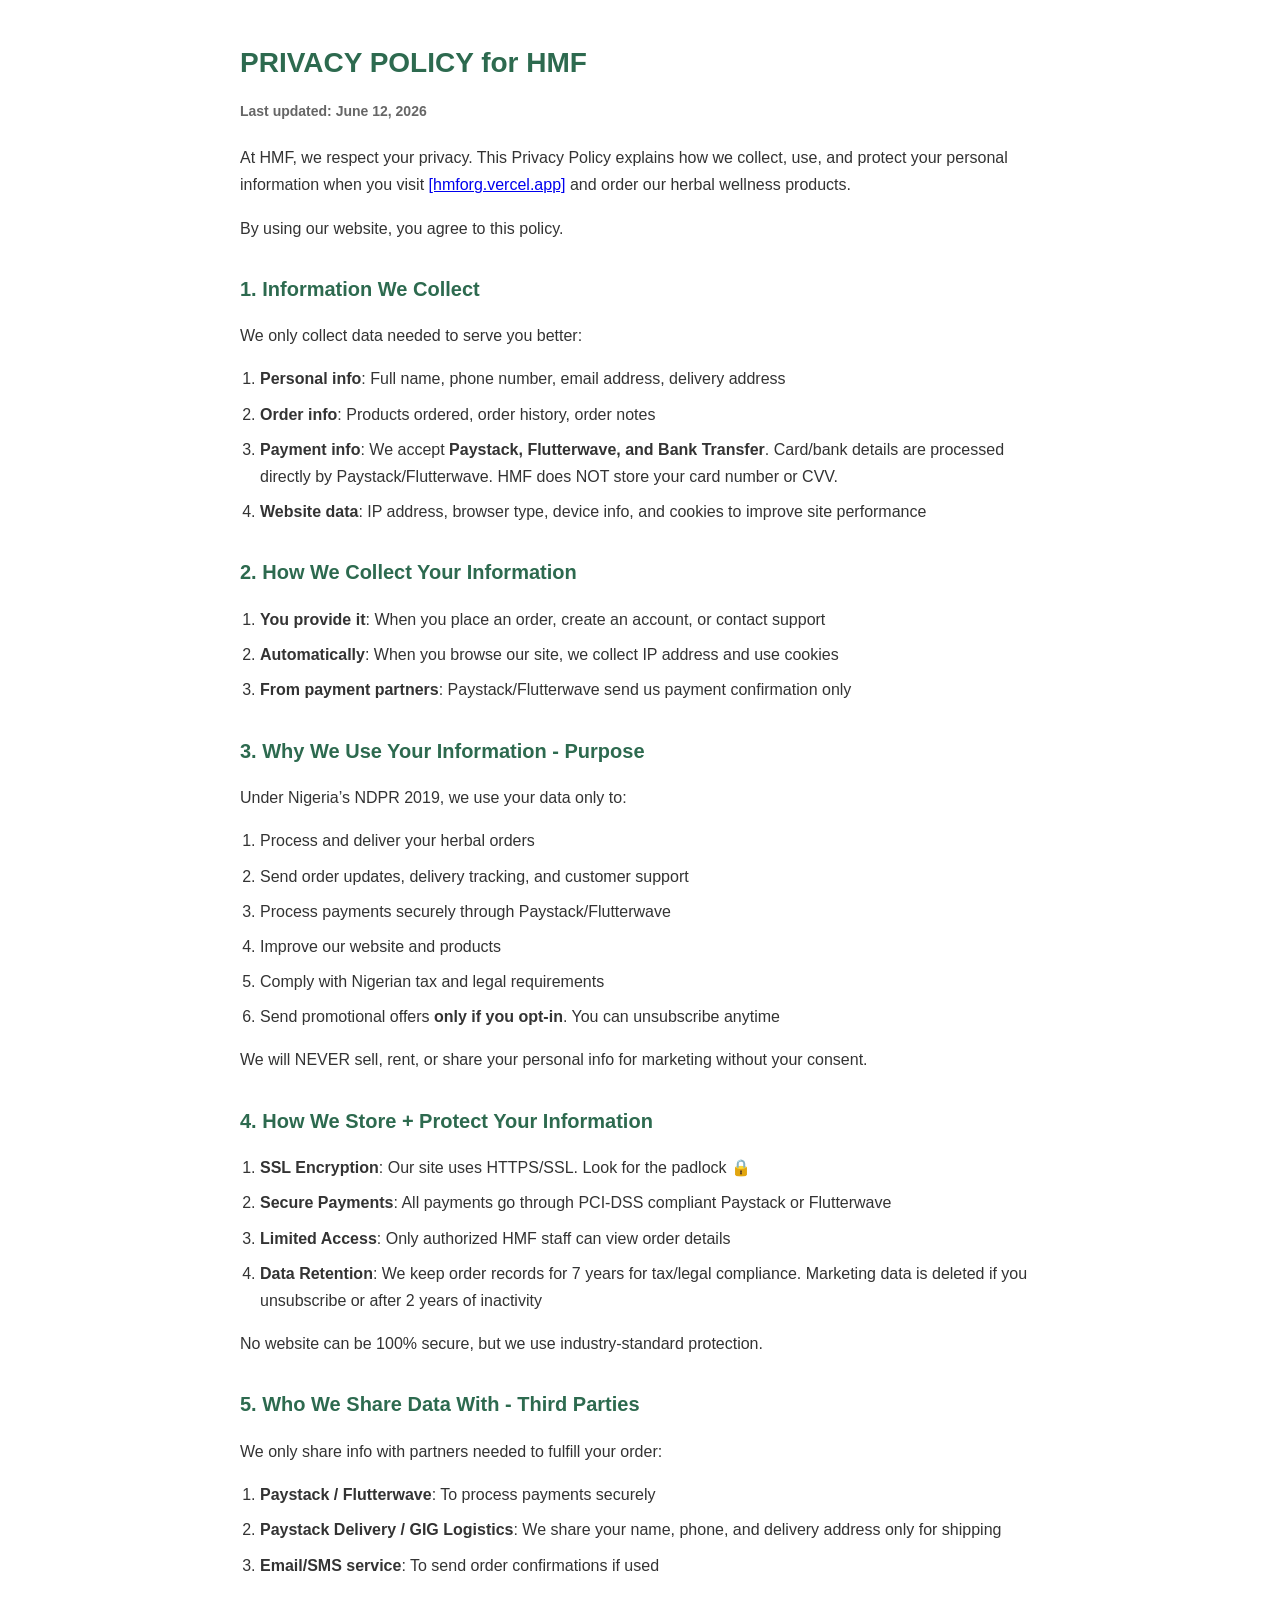
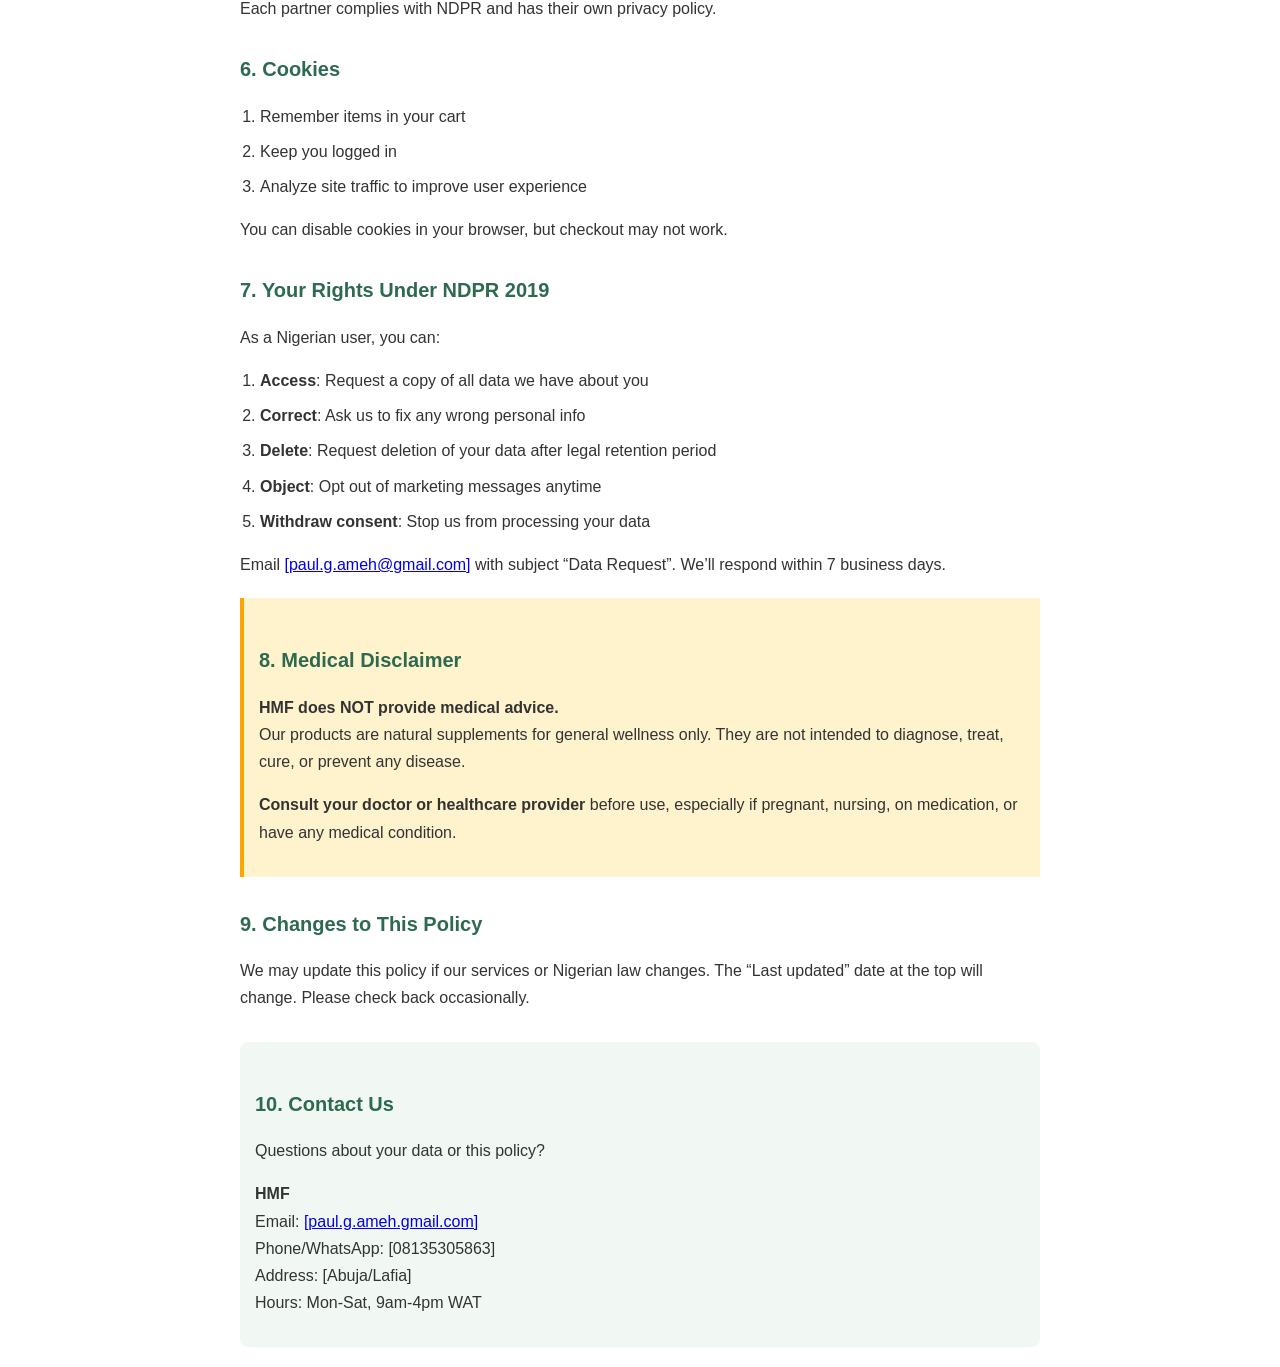
<file: Privacy_policy.html>
<!DOCTYPE html>
<html lang="en">
<head>
  <meta charset="UTF-8">
  <meta name="viewport" content="width=device-width, initial-scale=1.0">
  <title>Privacy Policy</title>
  <style>
    body { font-family: Arial, sans-serif; line-height: 1.7; max-width: 800px; margin: 0 auto; padding: 20px; color: #333; }
    h1, h2 { color: #2d6a4f; }
    h1 { font-size: 28px; margin-bottom: 10px; }
    h2 { font-size: 20px; margin-top: 30px; }
    .last-updated { color: #666; font-size: 14px; margin-bottom: 20px; }
    ol { padding-left: 20px; }
    li { margin-bottom: 8px; }
    .disclaimer { background: #fff3cd; border-left: 4px solid #ffa502; padding: 15px; margin: 20px 0; }
    .contact-box { background: #f1f8f4; padding: 15px; border-radius: 8px; margin-top: 30px; }
  </style>
</head>
<body>

  <h1>PRIVACY POLICY for HMF </h1>
  <p class="last-updated"><strong>Last updated: June 12, 2026</strong></p>

  <p>At HMF, we respect your privacy. This Privacy Policy explains how we collect, use, and protect your personal information when you visit <a href="https://hmforg.vercel.app" target="_blank">[hmforg.vercel.app]</a> and order our herbal wellness products.</p>
  
  <p>By using our website, you agree to this policy.</p>

  <h2>1. Information We Collect</h2>
  <p>We only collect data needed to serve you better:</p>
  <ol>
    <li><strong>Personal info</strong>: Full name, phone number, email address, delivery address</li>
    <li><strong>Order info</strong>: Products ordered, order history, order notes</li>
    <li><strong>Payment info</strong>: We accept <strong>Paystack, Flutterwave, and Bank Transfer</strong>. Card/bank details are processed directly by Paystack/Flutterwave. HMF does NOT store your card number or CVV.</li>
    <li><strong>Website data</strong>: IP address, browser type, device info, and cookies to improve site performance</li>
  </ol>

  <h2>2. How We Collect Your Information</h2>
  <ol>
    <li><strong>You provide it</strong>: When you place an order, create an account, or contact support</li>
    <li><strong>Automatically</strong>: When you browse our site, we collect IP address and use cookies</li>
    <li><strong>From payment partners</strong>: Paystack/Flutterwave send us payment confirmation only</li>
  </ol>

  <h2>3. Why We Use Your Information - Purpose</h2>
  <p>Under Nigeria’s NDPR 2019, we use your data only to:</p>
  <ol>
    <li>Process and deliver your herbal orders</li>
    <li>Send order updates, delivery tracking, and customer support</li>
    <li>Process payments securely through Paystack/Flutterwave</li>
    <li>Improve our website and products</li>
    <li>Comply with Nigerian tax and legal requirements</li>
    <li>Send promotional offers <strong>only if you opt-in</strong>. You can unsubscribe anytime</li>
  </ol>
  <p>We will NEVER sell, rent, or share your personal info for marketing without your consent.</p>

  <h2>4. How We Store + Protect Your Information</h2>
  <ol>
    <li><strong>SSL Encryption</strong>: Our site uses HTTPS/SSL. Look for the padlock 🔒</li>
    <li><strong>Secure Payments</strong>: All payments go through PCI-DSS compliant Paystack or Flutterwave</li>
    <li><strong>Limited Access</strong>: Only authorized HMF staff can view order details</li>
    <li><strong>Data Retention</strong>: We keep order records for 7 years for tax/legal compliance. Marketing data is deleted if you unsubscribe or after 2 years of inactivity</li>
  </ol>
  <p>No website can be 100% secure, but we use industry-standard protection.</p>

  <h2>5. Who We Share Data With - Third Parties</h2>
  <p>We only share info with partners needed to fulfill your order:</p>
  <ol>
    <li><strong>Paystack / Flutterwave</strong>: To process payments securely</li>
    <li><strong>Paystack Delivery / GIG Logistics</strong>: We share your name, phone, and delivery address only for shipping</li>
    <li><strong>Email/SMS service</strong>: To send order confirmations if used</li>
  </ol>
  <p>Each partner complies with NDPR and has their own privacy policy.</p>
  <h2>6. Cookies</h2>
  <ol>
    <li>Remember items in your cart</li>
    <li>Keep you logged in</li>
    <li>Analyze site traffic to improve user experience</li>
  </ol>
  <p>You can disable cookies in your browser, but checkout may not work.</p>

  <h2>7. Your Rights Under NDPR 2019</h2>
  <p>As a Nigerian user, you can:</p>
  <ol>
    <li><strong>Access</strong>: Request a copy of all data we have about you</li>
    <li><strong>Correct</strong>: Ask us to fix any wrong personal info</li>
    <li><strong>Delete</strong>: Request deletion of your data after legal retention period</li>
    <li><strong>Object</strong>: Opt out of marketing messages anytime</li>
    <li><strong>Withdraw consent</strong>: Stop us from processing your data</li>
  </ol>
  <p>Email <a href="mailto:[paul.g.ameh@gmail.com]">[paul.g.ameh@gmail.com]</a> with subject “Data Request”. We’ll respond within 7 business days.</p>

  <div class="disclaimer">
    <h2>8. Medical Disclaimer</h2>
    <p><strong>HMF does NOT provide medical advice.</strong><br>
    Our products are natural supplements for general wellness only. They are not intended to diagnose, treat, cure, or prevent any disease.</p>
    <p><strong>Consult your doctor or healthcare provider</strong> before use, especially if pregnant, nursing, on medication, or have any medical condition.</p>
  </div>

  <h2>9. Changes to This Policy</h2>
  <p>We may update this policy if our services or Nigerian law changes. The “Last updated” date at the top will change. Please check back occasionally.</p>

  <div class="contact-box">
    <h2>10. Contact Us</h2>
    <p>Questions about your data or this policy?</p>
    <p><strong>HMF</strong><br>
    Email: <a href="mailto:[paul.g.ameh@gmail.com]">[paul.g.ameh.gmail.com]</a><br>
    Phone/WhatsApp: [08135305863]<br>
    Address: [Abuja/Lafia]<br>
    Hours: Mon-Sat, 9am-4pm WAT</p>
  </div>

</body>
</html>
</file>
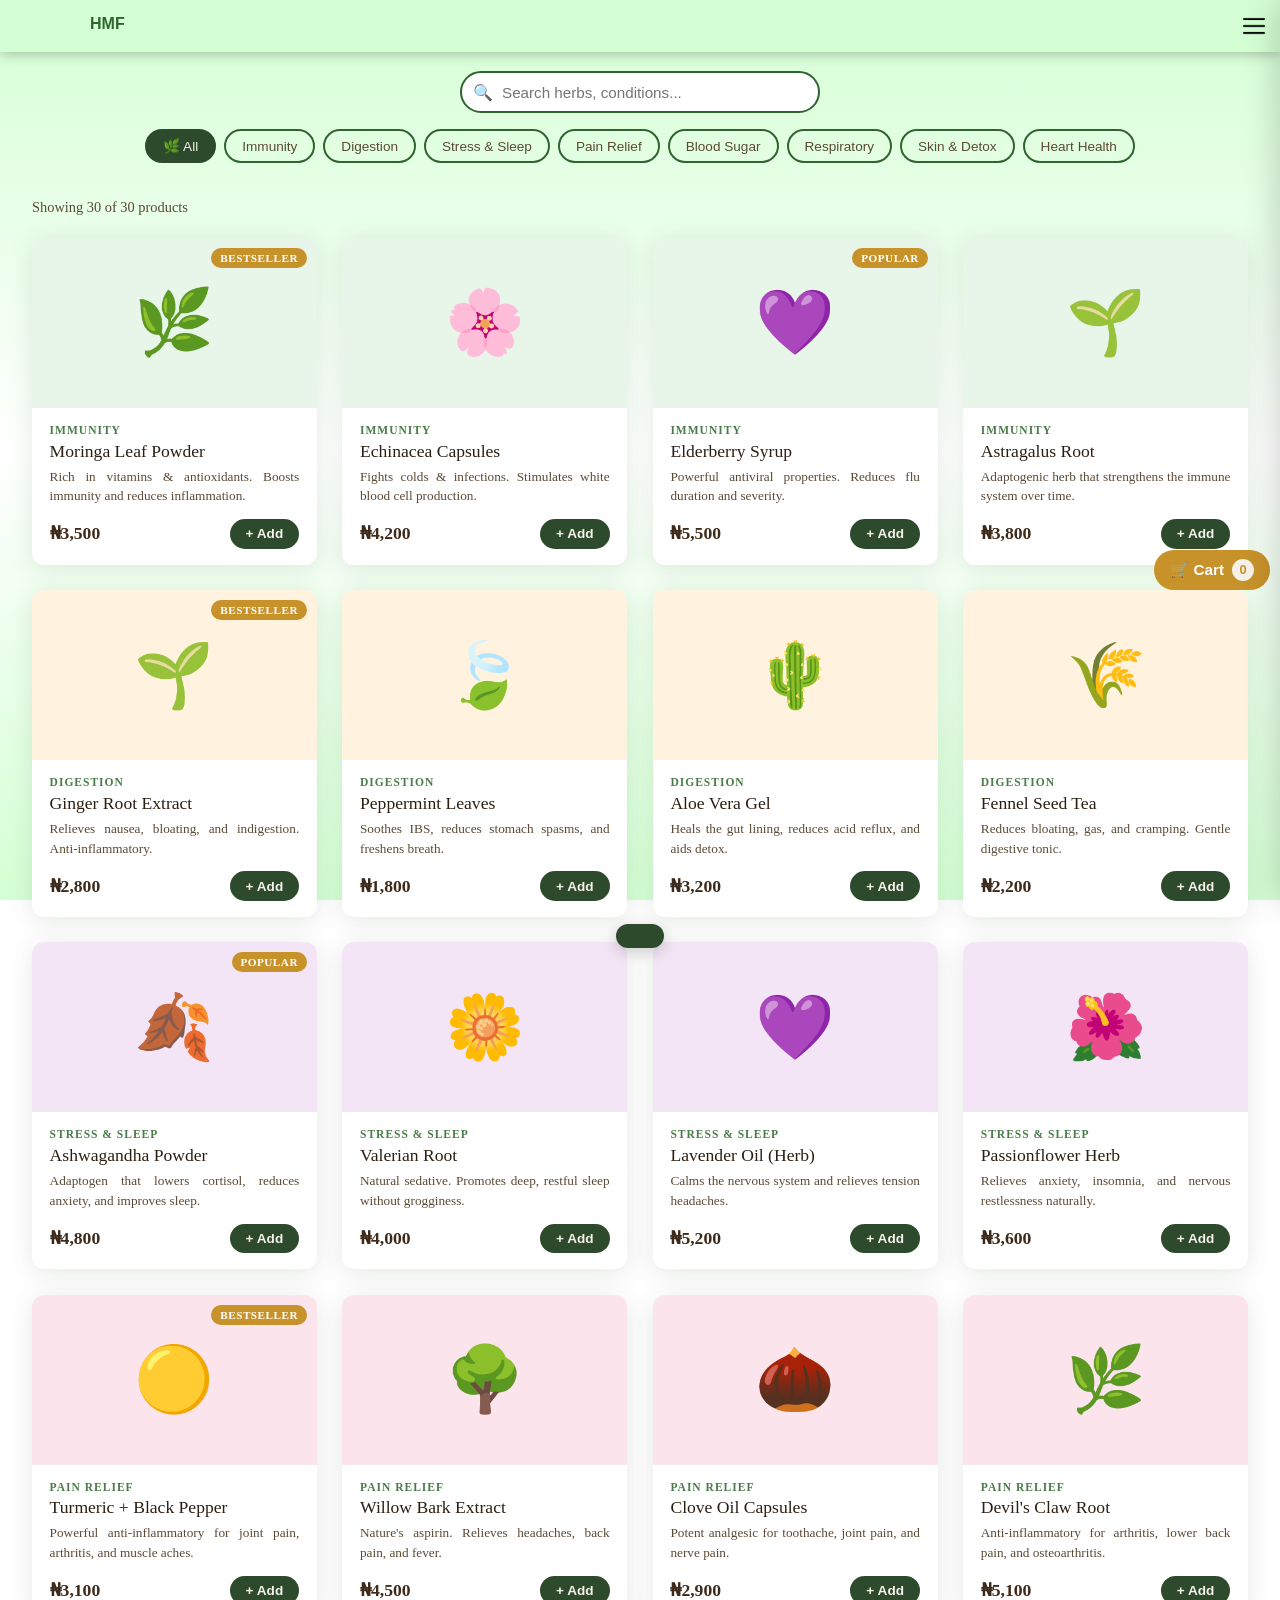
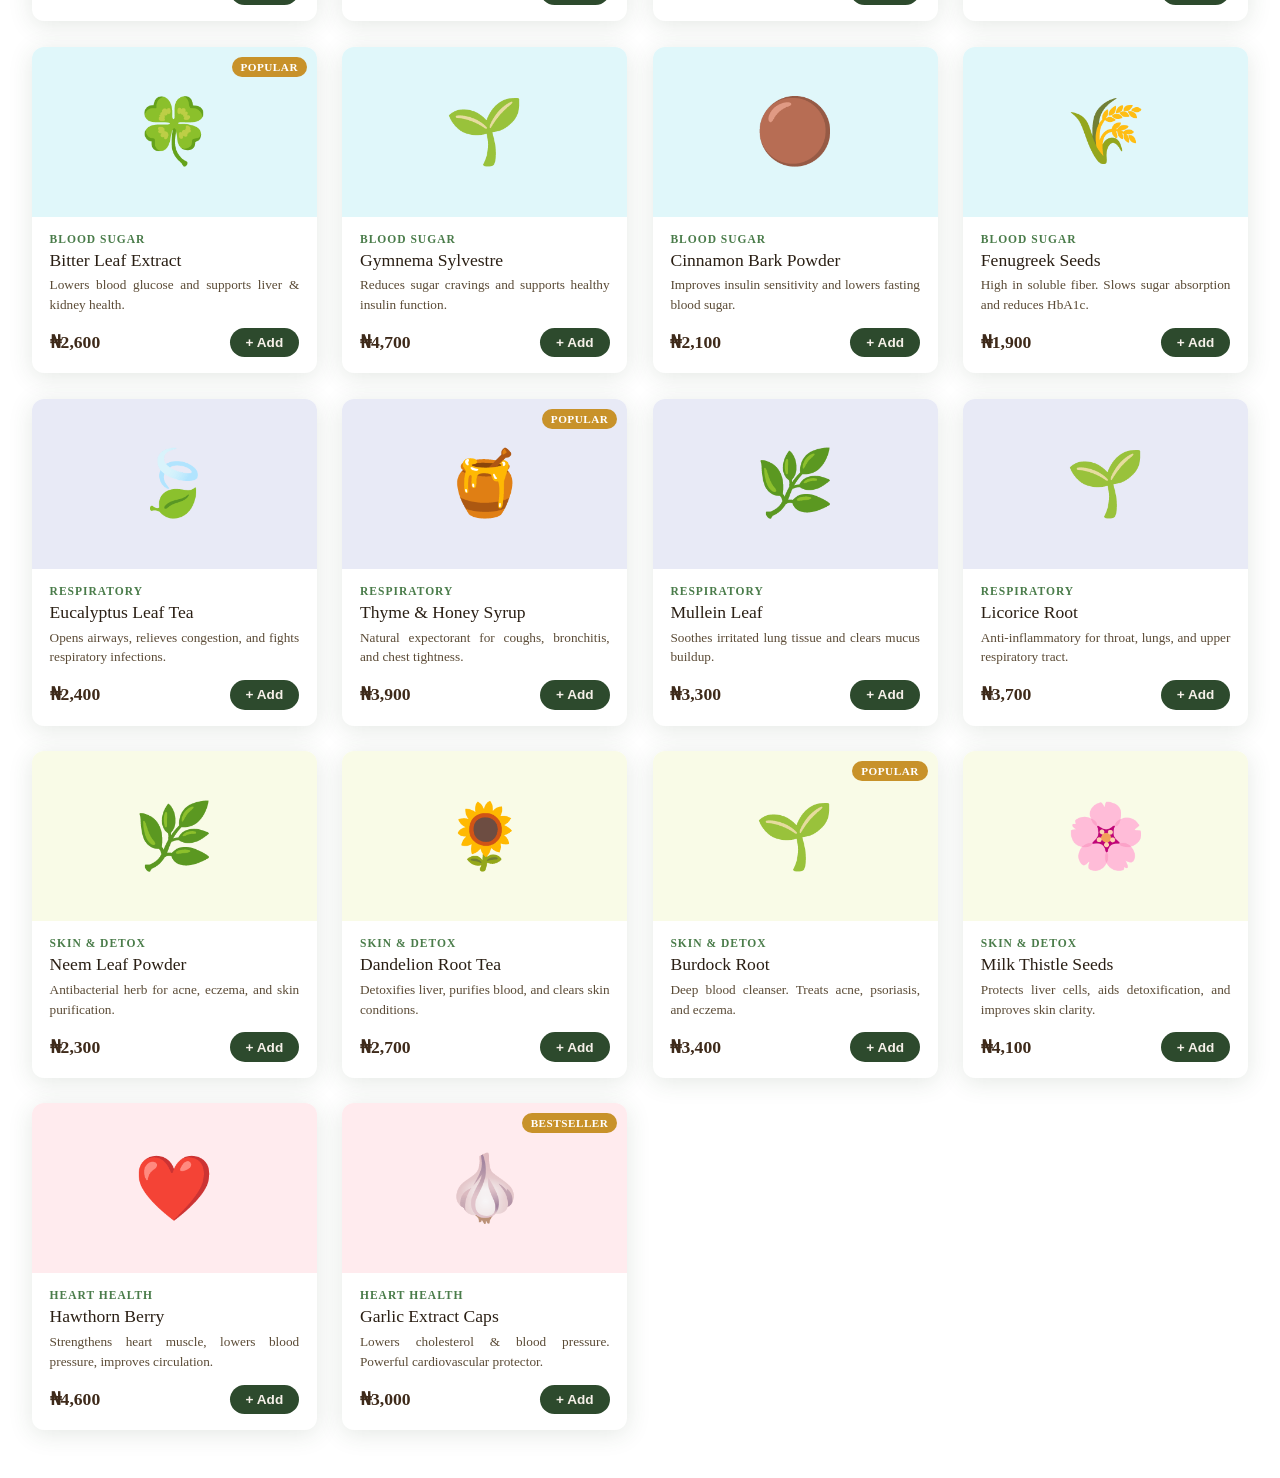
<file: Shop.html>
<!DOCTYPE html>
<html lang="en">
<head>
    <meta charset="UTF-8">
    <meta name="viewport" content="width=device-width, initial-scale=1.0">
    <title>HMF | Shop</title>
    <link rel="stylesheet" href="Shop.css">
</head>
<body>
    <div class="body_content">
            <div class="navbar">
                    <h4 class="hmf_logo">HMF</h4>
                    <nav id="to_top">   
                    <ul id="menu_list">
                            <li><a href="index.html">Home</a></li>
                            <li><a href="Shop.html">Shop</a></li>
                            <li><a href="Herb Archive.html">Archive</a></li>
                            <li><a href="About.html">About</a></li>
                            <li><a href="Contact.html">Contact</a></li>
                    </ul> 
                    </nav>
                    <img src="./Nav.png" alt="meni_icon" class="menu_icon"  onclick="togglemenu()">
                </div>
    </div>



<!-- HEADER -->
 <div>
  <button class="cart-btn" onclick="openCart()">
    🛒 Cart <span class="cart-count" id="cartCount">0</span>
  </button>
  </div>


<!-- SEARCH & FILTER -->
<div class="controls">
  <div class="search-wrap">
    <span class="s-icon">🔍</span>
    <input type="text" id="searchInput" placeholder="Search herbs, conditions..." oninput="filterProducts()"/>
  </div>
  <div class="filters" id="filterBtns"></div>
</div>

<!-- RESULTS COUNT -->
<div class="results-bar" id="resultsBar"></div>

<!-- PRODUCT GRID -->
<div class="shop-grid" id="shopGrid"></div>

<!-- CART OVERLAY -->
<div class="cart-overlay" id="cartOverlay" onclick="closeCart()"></div>

<!-- CART SIDEBAR -->
<div class="cart-sidebar" id="cartSidebar">
  <div class="cart-header">
    <h2>🛒 Your Cart</h2>
    <button class="close-cart" onclick="closeCart()">✕</button>
  </div>
  <div class="cart-items" id="cartItems"></div>
  <div class="cart-footer">
    <div class="cart-total">
      <span>Total</span>
      <span id="cartTotal">₦0.00</span>
    </div>
    <button class="checkout-btn" onclick="openCheckout()">Proceed to Checkout →</button>
  </div>
</div>

<!-- CHECKOUT MODAL -->
<div class="modal-overlay" id="modalOverlay">
  <div class="modal">
    <div class="modal-head">
      <h2>🌿 Place Your Order</h2>
      <button class="close-modal" onclick="closeCheckout()">✕</button>
    </div>
    <div class="modal-body">
      <!-- Order Form -->
      <div id="checkoutForm">
        <div class="order-summary" id="orderSummary"></div>
        <div class="form-row">
          <div class="form-group">
            <label>First Name</label>
            <input type="text" id="fname" placeholder="Paul"/>
          </div>
          <div class="form-group">
            <label>Last Name</label>
            <input type="text" id="lname" placeholder="Smith"/>
          </div>
        </div>
        <div class="form-group">
          <label>Email Address</label>
          <input type="email" id="email" placeholder="paul@example.com"/>
        </div>
        <div class="form-group">
          <label>Phone Number</label>
          <input type="tel" id="phone" placeholder="+234 800 000 0000"/>
        </div>
        <div class="form-group">
          <label>Delivery Address</label>
          <textarea id="address" rows="2" placeholder="House No, Street, City, State" style="resize: vertical;"></textarea>
        </div>
        <div class="form-row">
          <div class="form-group">
            <label>State</label>
            <select id="state">
              <option value="">Select State</option>
              <option>Abuja (FCT)</option><option>Abia</option><option>Adamawa</option>
              <option>Akwa Ibom</option><option>Anambra</option><option>Bauchi</option>
              <option>Bayelsa</option><option>Benue</option><option>Borno</option>
              <option>Cross River</option><option>Delta</option><option>Ebonyi</option>
              <option>Edo</option><option>Ekiti</option><option>Enugu</option>
              <option>Gombe</option><option>Imo</option><option>Jigawa</option>
              <option>Kaduna</option><option>Kano</option><option>Katsina</option>
              <option>Kebbi</option><option>Kogi</option><option>Kwara</option>
              <option>Lagos</option><option>Nasarawa</option><option>Niger</option>
              <option>Ogun</option><option>Ondo</option><option>Osun</option>
              <option>Oyo</option><option>Plateau</option><option>Rivers</option>
              <option>Sokoto</option><option>Taraba</option><option>Yobe</option><option>Zamfara</option>
            </select>
          </div>
          <div class="form-group">
            <label>Payment Method</label>
            <select id="payment">
              <option>Bank Transfer</option>
              <option>Pay on Delivery</option>
              <option>Card Payment</option>
            </select>
          </div>
        </div>
        <button class="place-order-btn" onclick="placeOrder()">🌿 Place Order</button>
      </div>
      <!-- Success -->
      <div class="success-screen" id="successScreen">
        <div class="success-icon">✅</div>
        <h2>Order Placed!</h2>
        <p>Thank you! Your medicinal herbs are on the way.<br/>You'll receive a confirmation shortly.</p>
        <button class="continue-btn" onclick="resetOrder()">Continue Shopping</button>
      </div>
    </div>
  </div>
</div>



<!-- TOAST -->
<div class="toast" id="toast"></div>

<script>
const PRODUCTS = [
  // IMMUNITY
  { id:1,  name:"Moringa Leaf Powder",   emoji:"🌿", category:"Immunity",     price:3500,  desc:"Rich in vitamins & antioxidants. Boosts immunity and reduces inflammation.", badge:"Bestseller" },
  { id:2,  name:"Echinacea Capsules",    emoji:"🌸", category:"Immunity",     price:4200,  desc:"Fights colds & infections. Stimulates white blood cell production.", badge:null },
  { id:3,  name:"Elderberry Syrup",      emoji:"💜", category:"Immunity",     price:5500,  desc:"Powerful antiviral properties. Reduces flu duration and severity.", badge:"Popular" },
  { id:4,  name:"Astragalus Root",       emoji:"🌱", category:"Immunity",     price:3800,  desc:"Adaptogenic herb that strengthens the immune system over time.", badge:null },
  // DIGESTION
  { id:5,  name:"Ginger Root Extract",   emoji:"🌱", category:"Digestion",    price:2800,  desc:"Relieves nausea, bloating, and indigestion. Anti-inflammatory.", badge:"Bestseller" },
  { id:6,  name:"Peppermint Leaves",     emoji:"🍃", category:"Digestion",    price:1800,  desc:"Soothes IBS, reduces stomach spasms, and freshens breath.", badge:null },
  { id:7,  name:"Aloe Vera Gel",         emoji:"🌵", category:"Digestion",    price:3200,  desc:"Heals the gut lining, reduces acid reflux, and aids detox.", badge:null },
  { id:8,  name:"Fennel Seed Tea",       emoji:"🌾", category:"Digestion",    price:2200,  desc:"Reduces bloating, gas, and cramping. Gentle digestive tonic.", badge:null },
  // STRESS & SLEEP
  { id:9,  name:"Ashwagandha Powder",    emoji:"🍂", category:"Stress & Sleep", price:4800, desc:"Adaptogen that lowers cortisol, reduces anxiety, and improves sleep.", badge:"Popular" },
  { id:10, name:"Valerian Root",         emoji:"🌼", category:"Stress & Sleep", price:4000, desc:"Natural sedative. Promotes deep, restful sleep without grogginess.", badge:null },
  { id:11, name:"Lavender Oil (Herb)",   emoji:"💜", category:"Stress & Sleep", price:5200, desc:"Calms the nervous system and relieves tension headaches.", badge:null },
  { id:12, name:"Passionflower Herb",    emoji:"🌺", category:"Stress & Sleep", price:3600, desc:"Relieves anxiety, insomnia, and nervous restlessness naturally.", badge:null },
  // PAIN RELIEF
  { id:13, name:"Turmeric + Black Pepper", emoji:"🟡", category:"Pain Relief",  price:3100, desc:"Powerful anti-inflammatory for joint pain, arthritis, and muscle aches.", badge:"Bestseller" },
  { id:14, name:"Willow Bark Extract",   emoji:"🌳", category:"Pain Relief",   price:4500, desc:"Nature's aspirin. Relieves headaches, back pain, and fever.", badge:null },
  { id:15, name:"Clove Oil Capsules",    emoji:"🌰", category:"Pain Relief",   price:2900, desc:"Potent analgesic for toothache, joint pain, and nerve pain.", badge:null },
  { id:16, name:"Devil's Claw Root",     emoji:"🌿", category:"Pain Relief",   price:5100, desc:"Anti-inflammatory for arthritis, lower back pain, and osteoarthritis.", badge:null },
  // BLOOD SUGAR
  { id:17, name:"Bitter Leaf Extract",  emoji:"🍀", category:"Blood Sugar",   price:2600, desc:"Lowers blood glucose and supports liver & kidney health.", badge:"Popular" },
  { id:18, name:"Gymnema Sylvestre",    emoji:"🌱", category:"Blood Sugar",   price:4700, desc:"Reduces sugar cravings and supports healthy insulin function.", badge:null },
  { id:19, name:"Cinnamon Bark Powder", emoji:"🟤", category:"Blood Sugar",   price:2100, desc:"Improves insulin sensitivity and lowers fasting blood sugar.", badge:null },
  { id:20, name:"Fenugreek Seeds",      emoji:"🌾", category:"Blood Sugar",   price:1900, desc:"High in soluble fiber. Slows sugar absorption and reduces HbA1c.", badge:null },
  // RESPIRATORY
  { id:21, name:"Eucalyptus Leaf Tea",  emoji:"🍃", category:"Respiratory",   price:2400, desc:"Opens airways, relieves congestion, and fights respiratory infections.", badge:null },
  { id:22, name:"Thyme & Honey Syrup",  emoji:"🍯", category:"Respiratory",   price:3900, desc:"Natural expectorant for coughs, bronchitis, and chest tightness.", badge:"Popular" },
  { id:23, name:"Mullein Leaf",         emoji:"🌿", category:"Respiratory",   price:3300, desc:"Soothes irritated lung tissue and clears mucus buildup.", badge:null },
  { id:24, name:"Licorice Root",        emoji:"🌱", category:"Respiratory",   price:3700, desc:"Anti-inflammatory for throat, lungs, and upper respiratory tract.", badge:null },
  // SKIN & DETOX
  { id:25, name:"Neem Leaf Powder",     emoji:"🌿", category:"Skin & Detox",  price:2300, desc:"Antibacterial herb for acne, eczema, and skin purification.", badge:null },
  { id:26, name:"Dandelion Root Tea",   emoji:"🌻", category:"Skin & Detox",  price:2700, desc:"Detoxifies liver, purifies blood, and clears skin conditions.", badge:null },
  { id:27, name:"Burdock Root",         emoji:"🌱", category:"Skin & Detox",  price:3400, desc:"Deep blood cleanser. Treats acne, psoriasis, and eczema.", badge:"Popular" },
  { id:28, name:"Milk Thistle Seeds",   emoji:"🌸", category:"Skin & Detox",  price:4100, desc:"Protects liver cells, aids detoxification, and improves skin clarity.", badge:null },
  // HEART HEALTH
  { id:29, name:"Hawthorn Berry",       emoji:"❤️", category:"Heart Health",  price:4600, desc:"Strengthens heart muscle, lowers blood pressure, improves circulation.", badge:null },
  { id:30, name:"Garlic Extract Caps",  emoji:"🧄", category:"Heart Health",  price:3000, desc:"Lowers cholesterol & blood pressure. Powerful cardiovascular protector.", badge:"Bestseller" },
];

const CATEGORIES = ["All", ...new Set(PRODUCTS.map(p => p.category))];
let cart = {};
let activeFilter = "All";

// ── CATEGORY COLORS ──
const catColors = {
  "Immunity":     "#e8f5e9",
  "Digestion":    "#fff3e0",
  "Stress & Sleep":"#f3e5f5",
  "Pain Relief":  "#fce4ec",
  "Blood Sugar":  "#e0f7fa",
  "Respiratory":  "#e8eaf6",
  "Skin & Detox": "#f9fbe7",
  "Heart Health": "#ffebee",
};

// ── BUILD FILTER BUTTONS ──
function buildFilters() {
  const wrap = document.getElementById("filterBtns");
  CATEGORIES.forEach(cat => {
    const btn = document.createElement("button");
    btn.className = "filter-btn" + (cat === "All" ? " active" : "");
    btn.textContent = cat === "All" ? "🌿 All" : cat;
    btn.onclick = () => {
      activeFilter = cat;
      document.querySelectorAll(".filter-btn").forEach(b => b.classList.remove("active"));
      btn.classList.add("active");
      filterProducts();
    };
    wrap.appendChild(btn);
  });
}

// ── RENDER PRODUCTS ──
function filterProducts() {
  const q = document.getElementById("searchInput").value.toLowerCase();
  const filtered = PRODUCTS.filter(p => {
    const matchCat = activeFilter === "All" || p.category === activeFilter;
    const matchQ = !q || p.name.toLowerCase().includes(q) || p.desc.toLowerCase().includes(q) || p.category.toLowerCase().includes(q);
    return matchCat && matchQ;
  });
  renderProducts(filtered);
  document.getElementById("resultsBar").textContent =
    `Showing ${filtered.length} of ${PRODUCTS.length} products`;
}

function renderProducts(list) {
  const grid = document.getElementById("shopGrid");
  grid.innerHTML = "";
  if (!list.length) {
    grid.innerHTML = `<div class="no-results"><div class="icon">🌿</div><p>No herbs found. Try a different search or category.</p></div>`;
    return;
  }
  list.forEach((p, i) => {
    const inCart = cart[p.id]?.qty > 0;
    const bgColor = catColors[p.category] || "#f5f5f5";
    const card = document.createElement("div");
    card.className = "product-card";
    card.style.animationDelay = `${i * 0.04}s`;
    card.innerHTML = `
      <div class="card-img" style="background:${bgColor}">
        <span>${p.emoji}</span>
        ${p.badge ? `<span class="card-badge">${p.badge}</span>` : ""}
      </div>
      <div class="card-body">
        <div class="card-category">${p.category}</div>
        <div class="card-name">${p.name}</div>
        <div class="card-desc">${p.desc}</div>
        <div class="card-footer">
          <span class="card-price">₦${p.price.toLocaleString()}</span>
          <button class="add-btn ${inCart ? 'added' : ''}" id="btn-${p.id}" onclick="addToCart(${p.id})">
            ${inCart ? `✓ In Cart` : `+ Add`}
          </button>
        </div>
      </div>`;
    grid.appendChild(card);
  });
}

// ── CART ──
function addToCart(id) {
  const p = PRODUCTS.find(x => x.id === id);
  if (!cart[id]) cart[id] = { ...p, qty: 0 };
  cart[id].qty++;
  updateCartUI();
  const btn = document.getElementById(`btn-${id}`);
  if (btn) { btn.classList.add("added"); btn.textContent = "✓ In Cart"; }
  showToast(`${p.emoji} ${p.name} added to cart!`);
}

function changeQty(id, delta) {
  if (!cart[id]) return;
  cart[id].qty += delta;
  if (cart[id].qty <= 0) delete cart[id];
  updateCartUI();
  renderCartItems();
  filterProducts();
}

function removeFromCart(id) {
  delete cart[id];
  updateCartUI();
  renderCartItems();
  filterProducts();
}

function updateCartUI() {
  const total = Object.values(cart).reduce((s, i) => s + i.qty, 0);
  document.getElementById("cartCount").textContent = total;
}

function renderCartItems() {
  const wrap = document.getElementById("cartItems");
  const items = Object.values(cart);
  if (!items.length) {
    wrap.innerHTML = `<div class="cart-empty">🌿<br/>Your cart is empty.<br/>Add some herbs to get started!</div>`;
    document.getElementById("cartTotal").textContent = "₦0.00";
    return;
  }
  wrap.innerHTML = items.map(item => `
    <div class="cart-item">
      <span class="ci-emoji">${item.emoji}</span>
      <div class="ci-info">
        <div class="ci-name">${item.name}</div>
        <div class="ci-price">₦${(item.price * item.qty).toLocaleString()}</div>
      </div>
      <div class="ci-controls">
        <button class="qty-btn" onclick="changeQty(${item.id}, -1)">−</button>
        <span class="qty-num">${item.qty}</span>
        <button class="qty-btn" onclick="changeQty(${item.id}, 1)">+</button>
        <button class="remove-item" onclick="removeFromCart(${item.id})">🗑</button>
      </div>
    </div>`).join("");
  const total = items.reduce((s, i) => s + i.price * i.qty, 0);
  document.getElementById("cartTotal").textContent = `₦${total.toLocaleString()}`;
}

function openCart() {
  renderCartItems();
  document.getElementById("cartOverlay").classList.add("open");
  document.getElementById("cartSidebar").classList.add("open");
}
function closeCart() {
  document.getElementById("cartOverlay").classList.remove("open");
  document.getElementById("cartSidebar").classList.remove("open");
}

// ── CHECKOUT ──
function openCheckout() {
  const items = Object.values(cart);
  if (!items.length) { showToast("Your cart is empty!"); return; }
  closeCart();
  const total = items.reduce((s, i) => s + i.price * i.qty, 0);
  const rows = items.map(i =>
    `<div class="order-row"><span>${i.emoji} ${i.name} ×${i.qty}</span><span>₦${(i.price*i.qty).toLocaleString()}</span></div>`
  ).join("");
  document.getElementById("orderSummary").innerHTML =
    `<h3>Order Summary</h3>${rows}
     <div class="order-row"><span>Total</span><span>₦${total.toLocaleString()}</span></div>`;
  document.getElementById("checkoutForm").style.display = "block";
  document.getElementById("successScreen").classList.remove("show");
  document.getElementById("modalOverlay").classList.add("open");
}
function closeCheckout() {
  document.getElementById("modalOverlay").classList.remove("open");
}

function placeOrder() {
  const fname = document.getElementById("fname").value.trim();
  const lname = document.getElementById("lname").value.trim();
  const email = document.getElementById("email").value.trim();
  const phone = document.getElementById("phone").value.trim();
  const address = document.getElementById("address").value.trim();
  const state = document.getElementById("state").value;
  if (!fname || !lname || !email || !phone || !address || !state) {
    showToast("⚠️ Please fill all fields."); return;
  }
  document.getElementById("checkoutForm").style.display = "none";
  document.getElementById("successScreen").classList.add("show");
}

function resetOrder() {
  cart = {};
  updateCartUI();
  closeCheckout();
  filterProducts();
}

// ── TOAST ──
function showToast(msg) {
  const t = document.getElementById("toast");
  t.textContent = msg;
  t.classList.add("show");
  setTimeout(() => t.classList.remove("show"), 2800);
}

// ── INIT ──
buildFilters();
filterProducts();

        //------------------ toggle_nav --------------
 var menu_list = document.getElementById("menu_list")
    menu_list.style.maxHeight = "0px";
    function togglemenu() {
        if (menu_list.style.maxHeight == "0px") {
            menu_list.style.maxHeight = "100%"
        } else {
            menu_list.style.maxHeight = "0"
        }
    }
    </script>
</body>
</html>
</file>
<file: HMF.css>
*{
    margin: 0;
    padding: 0;
    
}
html,body{
    scroll-behavior: smooth;
}
body{
    background:linear-gradient(rgb(212, 255, 212),white,rgb(212, 255, 212));
    background-attachment: fixed;
    color: rgb(47, 100, 47);
    text-align: justify;


}
.navbar{
    display: flex;
    background-color: rgb(212, 255, 212);
    box-shadow: 0 2px 12px rgba(0,0,0,0.25);
}
nav{
    flex: 1;
    text-align: right;
    height: 50px;
    
    /* height: 50px;
    width: 100%;
    
    display: flex; */
    /* padding: 5px 0px 0px 20px; */
    /* position: fixed; */
    /* border: 2px solid red; */
}
nav ul{
    width: 100%;
    height: 100%;
    background-color: rgb(212, 255, 212);
    position: absolute;
    top: 50px;
    right: 0;
    z-index: 2;
    border: none;
    /* border: 2px solid red; */
    text-align: center;
    font-size: 40px;
    /* display: none; */
}
nav ul li{
    list-style: none;
    display: block;
    margin: 20px 0px 20px 0px;
    /* border: 2px solid blue; */
}
nav ul li a{
    text-decoration: none;
    font-size: 30px;
}
#menu_list{
    overflow: hidden;
    transition: 2s;
}
.menu_icon{
    height: 22px;
    width: 20px; 
    /* margin: 5px 0px 0px 1260px; */
    cursor: pointer;
    padding:  15px;
}
.menu_icon:hover{
    transition: 0.7s;
    background-color: rgb(98, 122, 56);
}
.hmf_logo{
    font-family:'Segoe UI',Arial,sans-serif;
    padding: 15px 15px 15px 90px;
}
p{
    font-size: 18px;
}

img{
    height: 48rem;
    width: 100%;
    object-fit:cover;
}
.intro{ 
    color: #ffff;
    z-index: -1;
    margin-top: -530px;
    margin-bottom: 500px;
    text-align: center;
}
.intro_text1{
    font-size: 30px;
    margin-bottom: 40px;
}
.intro_text2{
    font-size: 75PX;
    margin-bottom: 100px;
    font-weight: 600;
}
.explore_more{
    background-color: #ffff;
    color: rgb(47, 100, 47);
    font-size: 16px;
    font-weight: bold;
    border-radius: 40px;
    height: 50px;
    width: 220px;
    border: none;
    border: 1.5px solid rgb(47, 100, 47) ;
}
.explore_more:hover{
    background-color: transparent;
    font-size: 15px;
    font-weight: bolder;
    cursor: pointer;
    color: white;
    border: 1.5px solid white;
    transition: 0.5s;
}
.mission_main{
    /* border: 2px solid red; */
    margin: -200px 0px 50px 0px;
    display: flex;
    width: 100%;
}
.mission{
    /* border: 2px solid blue; */
    width: 50%;
    padding-left: 90px;
}
.mission_h1{
    font-size: 70px;
    /* border: 2px solid red; */
}
.mission_writeup{
    /* border: 2px solid pink; */
    width: 50%;
    padding: 0px 200px 0px 20px ;
    
}

.mission_writeup_p{
    padding: 0px 10px 0px 0px;
    transition: 2s;
    /* border: 2px solid blue; */
}
.our_approach{
    background-color: rgb(47, 100, 47);
    color: #ffff;
    border-radius: 40px;
    height: 45px;
    width: 150px;
    border: none;
    margin: 50px 0px 30px 0px;
    cursor: pointer;
    font-size: 15px;
}
.our_approach:hover{
    background-color: transparent;
    color: rgb(47, 100, 47);
    border: 1.5px solid rgb(47, 100, 47);
    transition: 0.5s;
}
.our_offerings{
    /* border: 2px solid pink; */
    padding: 20px 0px 20px 90px;
    font-size: 35px
}
.offering_main{
    display: flex;
    /* border: 2px solid blue; */
    padding-right: 50px;
    
}
.diversity{
    /* border: 2px solid red; */
    width: 100%;
    padding: 20px 40px 40px 90px;
}
.quality{
    /* border: 2px solid black; */
    width: 100%;
    padding: 20px 40px 40px 20px;
}
.accessibility{
    /* border: 2px solid turquoise; */
    width: 100%;
    padding: 20px 40px 40px 20px;
}
.horizontal_rule{
    /* border: 2px solid black; */
    margin: 30px 80px 30px 80px;
}
.offering_main2{
    display: flex;
    margin-bottom: 30px;
}
.customization{
    width: 100%;
    padding: 20px 40px 40px 90px;
}
.community_support{
    width: 100%;
    padding: 20px 40px 40px 20px;
}
.sustainability{
    width: 100%;
    padding: 20px 40px 40px 20px;
}
.gallery_horizontalrule{
    height: 10px;
    background-color: rgb(98, 122, 56);
}
.gallery_main{
    display: flex;
}
/* img.gallery_img{
    width: 70%;
    height: 600px;
} */
 .mySlides{
    width: 100%;
    height: 600px;
} 
.gallery{
    background-color: white;
    height: 600px;
    width: 30%;  
    /* padding: 200px 0px 0px 20px; */
}
.gallery_text1{
font-size: 70PX;
margin: 250px 0px 0px 70px;
}
.gallery_text2{
    padding: 10px 0px 0px 70px;
    font-size: 20PX;
}
.success_story{
    font-size: 70px;
    margin: 100px 0px 30px 90px;
    /* text-align: center; */
}
.success_story1{
    /* border: 2px solid red; */
    padding: 30px 0px 40px 90px;
}
.success_story2{
    /* border: 2PX SOLID BLACK; */
    text-align: right;
    padding: 30px 90px 40px 0px;
}
.FAQS{
    text-align: center;
    font-size: 70px;
    margin: 100px 0px 80px 0px;
}
.question_set{
    /* border: 2px solid red; */
    display: flex;
    padding: 40px 0px 40px 90px;
}
.question_head{
    font-size: 20px;
    font-weight: bold;
}
.question{
    /* border: 2px solid black; */
    width: 33%;
    margin-right: 100px;
}
form{
    display: flex;
    flex-direction: column;
    align-items: center;
    margin-top: 50px;
    padding-top: 20px;
    padding-bottom: 100px;
    /* border: 2px solid black; */
}
.connect_with_us{
    margin-bottom: 50px;
    font-size: 70px;
    /* border: 2px solid blue; */
}
input{
    border-top: none;
    border-left: none;
    border-right: none;
    background-color: transparent;
    border-bottom: 1px solid green;
    height: 40px;
    width: 500px;
    margin-bottom: 30px;
    text-align: center;
}
textarea{
    border-top: none;
    border-left: none;
    border-right: none;
    height: 40px;
    width: 500px;
    background-color: transparent;
    border-bottom: 1px solid green;
    resize: none;
}
input.submit{
     background-color: rgb(47, 100, 47);
    color: #ffff;
    border-radius: 40px;
    height: 45px;
    width: 170px;
    border: none;
    margin: 30px 0px 30px 0px;
    cursor: pointer;
    font-size: 15px;
}
input.submit:hover{
    background-color: transparent;
    color: rgb(47, 100, 47);
    border: 1.5px solid rgb(47, 100, 47);
    transition: 0.5s;
}
img.samplephoto{
    height: 600px;
    
}
footer{
    background-color: #ffff;
    height: 400px;

}
.outro_heading{
    margin: 0px 0px 0px 90px;
    padding-top: 100px;
    font-size: 50px;
}
.outro{
    /* border: 2px solid black; */
    display: flex;
    margin-bottom: 60px;
    
}
.outro_content{
    /* border: 2px solid red; */
    width: 50%;
    padding-left: 90px;
}
img.instagram{
    height: 50px;
    width: 50px;
    margin:30px 0px 50px 0px;
}
img.facebook{
    height: 50px;
    width: 50px;
     margin:30px 0px 50px 0px;
    
}
img.linkedin{
    height: 50px;
    width: 50px;
     margin:30px 0px 50px 0px;
    
}
a{
    color: rgb(47, 100, 47);
}
.pamorg{
    height: 45px;
    width: 200px;
    /* border: 2px solid black; */
    margin-left: -20px;
    margin-top: 85px;
}
.to_top{
    height: 50px;
    width: 50px; 
    position:fixed;top: 530px;
    right: 30px;
}
/* .to_top:hover{
    height: 60px;
    width: 60px;
    transition: 1s;
} */




/* 
===================responsiveness====================================== */


@media only screen and (max-width:1265px) {
nav ul{
    font-size: 35px;
    transition: 2S;
    
}
.mission_main{
    /* border: 2px solid red; */
    margin: -200px 0px 50px 0px;
    display: flex;
    width: 100%;
    transition: 2s;
}
.mission{
    /* border: 2px solid blue; */
    width: 50%;
    padding-left: 90px;
    transition: 2s;
}
.mission_h1{
    font-size: 50px;
    transition: 2s;
    /* border: 2px solid red; */
}
.mission_writeup{
    /* border: 2px solid pink; */
    width: 50%;
    padding: 0px 100px 0px 20px ;
    transition: 2s;
    
}
.our_offerings{
    /* border: 2px solid pink; */
    padding: 20px 0px 20px 90px;
    font-size: 25px;
    transition: 2s;
}
.offering_main{
    display: flex;
    /* border: 2px solid blue; */
    padding-right: 50px;
    transition: 2s;
    
}
.offering_main p{
    font-size: 16px;
    transition: 2s;
    
}
.gallery_text1{
font-size: 50PX;
margin: 200px 0px 0px 60px;
transition: 2s;
/* border: 2px solid black; */
}
.gallery_text2{
    padding: 10px 0px 0px 70px;
    font-size: 15PX;
    transition: 2s;
}
.success_story{
    font-size: 50px;
    margin: 100px 0px 30px 90px;
    transition: 2s;
    /* text-align: center; */
}
.FAQS{
    text-align: center;
    font-size: 50px;
    margin: 100px 0px 80px 0px;
    transition: 2s;
}
.question_set{
    /* border: 2px solid red; */
    display: flex;
    padding: 40px 0px 40px 90px;
    transition: 2s;
}
.question_head{
    font-size: 20px;
    font-weight: bold;
    transition: 2s;
}
.question{
    /* border: 2px solid black; */
    width: 33%;
    margin-right: 75px;
    transition: 2s;
}
.connect_with_us{
    font-size: 50px;
    /* border: 2px solid blue; */
}


}


@media only screen and (max-width:700px){
nav ul{
    font-size: 30px;
    transition: 2S;
    
}
    
.hmf_logo{

    padding: 15px 15px 15px 30px;
    transition: 2s;
}
p{
    font-size: 16px;
    transition: 2s;
}
img{
    height: 35rem;
    width: 100%;
    object-fit:cover;
    transition: 2s;
}
.intro{ 
    z-index: -1;
    margin-top: -360px;
    margin-bottom: 500px;
    text-align: center;
    transition: 2s;
}
.intro_text1{
    font-size: 15px;
    margin-bottom: 20px;
    transition: 2s;
}
.intro_text2{
    font-size: 35PX;
    margin-bottom: 100px;
    transition: 2s;
}
.explore_more{
    font-size: 12px;
    height: 35px;
    width: 150px;
    transition: 2s;
}
.explore_more:hover{
    font-size: 12px;
    font-weight: bolder;
    cursor: pointer;
    transition: 0.5s;
}
.mission_main{
    /* border: 2px solid red; */
    display: flex;
    width: 100%;
    transition: 2s;
    
}

.mission_h1{
    font-size: 30px;
    transition: 2s;
    margin-left: 0px;
    /* border: 2px solid red; */
}

.mission{
    font-size: 11px;
    /* border: 2px solid turquoise; */
    padding-left: 10px;
    transition: 2s;
}
.mission_writeup{
    padding: 0px 10px 0px 10px;
    width: 230px;
    transition: 2s;
    /* border: 2px solid blue; */
    text-align: left;
}
.our_approach{
    height: 35px;
    width: 100px;
    margin: 50px 0px 30px 0px;
    font-size: 10px;
    transition: 2s;
}
.our_approach:hover{
    height: 35px;
    width: 100px;
    font-size: 10px;
    background-color: transparent;
    transition: 0.5s;
}
.our_offerings{
    /* border: 2px solid pink; */
    padding: 20px 0px 20px 10px;
    font-size: 15px;
    transition: 2s;
    margin-left: 0px;
    transition: 2s;
}
.offering_main{
    display: flex;
    flex-direction: column;
    /* border: 2px solid blue; */
    padding-right: 15px;
    padding-left: 15px;
    transition: 2s;
    
}
.diversity{
    /* border: 2px solid red; */
    width: 100%;
    padding: 20px 0px 0px 0px;
    transition: 2s;
    
}
.quality{
    /* border: 2px solid black; */
    width: 100%;
    padding: 20px 0px 0px 0px;
    transition: 2s;
}
.accessibility{
    /* border: 2px solid turquoise; */
    width: 100%;
    padding: 20px 0px 0px 0px;
    transition: 2s;
}
.horizontal_rule{
   display: none;
   transition: 2s;
}
.offering_main2{
    display: flex;
    flex-direction: column;
    /* border: 2px solid blue; */
    padding-right: 0px;
    padding-left: 0px;
    transition: 2s;
}
.customization{
    width: 100%;
    padding: 20px 0px 0px 0px;
    transition: 2s;
}
.community_support{
    width: 100%;
    padding: 20px 0px 0px 0px;
    transition: 2s;
}
.sustainability{
    width: 100%;
    padding: 20px 0px 0px 0px;
    transition: 2s;
}

.gallery_text1{
font-size: 25PX;
margin: 210px 0px 0px 10px;
transition: 2s;
}
.gallery_text2{
    padding: 10px 0px 0px 10px;
    font-size: 7pX;
    transition: 2s;
}
 .mySlides{
    width: 100%;
    height: 500px;
} 
.gallery{
    background-color: white;
    height: 500px;
    width: 30%;  
    /* padding: 200px 0px 0px 20px; */
}
.success_story{
    font-size: 30px;
    margin: 100px 0px 0px 15px;
    transition: 2s;

}
.success_story1{
    transition: 2s;
    padding: 30px 15px 0px 10px;
}
.success_story2{
    transition: 2s;
    text-align: left;
    padding: 30px 0px 0px 15px;
}
.FAQS{
    text-align:left;
    font-size: 30px;
    padding-left: 10px;
    margin: 100px 0px 30px 0px;
    transition: 2s;
}
.question_set{
    
    display: flex;
    flex-direction: column;
    padding: 0px 15px 10px 15px;
    transition: 2s;
}
.question_head{
    font-size: 20px;
    font-weight: bold;
    transition: 2s;
    padding-top: 50px;
}
.question{
    /* border: 2px solid black; */
    width: 100%;
    height: 110px;
    margin-right: 100px;
    transition: 2s;
}
.connect_with_us{
    margin-bottom: 50px;
    font-size: 30px;
    transition: 2s;
    /* border: 2px solid blue; */
}
input{
    width: 350px;
    transition: 2s;
}
textarea{
    width: 350px;
    transition: 2s;
}
input.submit{
    height: 35px;
    width: 100px;
    margin: 50px 0px 30px 0px;
    font-size: 10px;
    transition: 2s;
}
input.submit:hover{
    height: 35px;
    width: 100px;
    font-size: 10px;
    background-color: transparent;
    transition: 0.5s;
}
img.samplephoto{
    height: 500px;
    transition: 2s;
    
}
footer{
    background-color: #ffff;
    height: 400px;
}
.outro_heading{
    margin: 0px 0px 0px 10px;
    font-size: 20px;
    transition: 2s;
}
.outro{
    /* border: 2px solid black; */
    display: flex;
    margin-bottom: 60px;
    transition: 2s;
    
    
}
.outro_content{
    /* border: 2px solid red; */
    width: 50%;
    padding-left: 10px;
    padding-right: 10px;
    transition: 2s;
    
}
img.instagram{
    height: 40px;
    width: 40px;
    margin:30px 0px 50px 0px;
    transition: 2s;
}
img.facebook{
    height: 40px;
    width: 40px;
    margin:30px 0px 50px 0px;
    transition: 2s;
    
}
img.linkedin{
    height: 40px;
    width: 40px;
    margin:30px 0px 50px 0px;
    transition: 2s;
    
}

.pamorg{
    height: 25px;
    width: 100px;
    /* border: 2px solid black; */
    margin-left: -10px;
    margin-top: 85px;
    transition: 2s;
}
.to_top{
    height: 40px;
    width: 40px; 
    position:fixed;
    top: 700px;
    right: 30px;
    transition: 2s;
}







}
</file>
<file: About.css>
*{
    margin: 0;
    padding: 0;
    
}
html,body{
    scroll-behavior: smooth;
}
body{
    background:linear-gradient(rgb(212, 255, 212),white,rgb(212, 255, 212));
    background-attachment: fixed;
    color: rgb(47, 100, 47);
    text-align: justify;

}
.navbar{
    display: flex;
    box-shadow: 0 2px 12px rgba(0,0,0,0.25);
    background-color: rgb(212, 255, 212);
}
nav{
    flex: 1;
    text-align: right;
    height: 50px;
    
    
    /* height: 50px;
    width: 100%;
    
    display: flex; */
    /* padding: 5px 0px 0px 20px; */
    /* position: fixed; */
    /* border: 2px solid red; */
}
nav ul{ 
    width: 100%;
    height: 100%;
    background-color: rgb(212, 255, 212);
    position: absolute;
    top: 50px;
    right: 0;
    z-index: 2;
    border: none;
    /* border: 2px solid red; */
    text-align: center;
    font-size: 40px;
    /* display: none; */
}
nav ul li{
    list-style: none;
    display: block;
    margin: 20px 0px 20px 0px;
    /* border: 2px solid blue; */
}
nav ul li a{
    text-decoration: none;
    font-size: 30px;
}
#menu_list{
    overflow: hidden;
    transition: 2s;
}
.menu_icon{
    height: 22px;
    width: 20px; 
    /* margin: 5px 0px 0px 1260px; */
    cursor: pointer;
    padding: 15px;
}
.menu_icon:hover{
    transition: 0.7s;
    background-color: rgb(98, 122, 56);
}
.hmf_logo{
    font-family:'Segoe UI',Arial,sans-serif;
    padding: 15px 15px 15px 90px;
}

p{
    font-size: 18px;
}
.headers{
    font-size: 70px;
    font-weight: 600;
    margin: 40px 0px 0px 90px;
}
.discover_more_main{
    /* border: 2px solid red; */
    margin: 50px 0px 180px 0px;
    display: flex;
    width: 100%;
}
.discover_more{
    /* border: 2px solid blue; */
    width: 100%;
    padding-left: 90px;
}
.hmf_pic{
    width: 100%;  
}
.discover_more_text{
    /* border: 2px solid pink; */
    width: 80%;
    padding: 0px 90px 0px 20px ;
    
}
.discover_more_btn{
    background-color: rgb(47, 100, 47);
    color: #ffff;
    border-radius: 40px;
    height: 45px;
    width: 150px;
    border: none;
    margin: 50px 0px 30px 0px;
    cursor: pointer;
    font-size: 15px;
}
.discover_more_btn:hover{
    background-color: transparent;
    color: rgb(47, 100, 47);
    border: 1.5px solid rgb(47, 100, 47);
    transition: 0.5s;
}
.our_purpose_main{
    /* border: 2px solid red; */
    margin: 50px 0px 50px 0px;
    display: flex;
    width: 100%;
}

.our_purpose_text{
    /* border: 2px solid blue; */
    width: 100%;
    padding: 0px 90px 0px 90px ;
    
}
.explore_more_btn{
    background-color: rgb(47, 100, 47);
    color: #ffff;
    border-radius: 40px;
    height: 45px;
    width: 150px;
    border: none;
    margin: 50px 0px 30px 0px;
    cursor: pointer;
    font-size: 15px;
}
.explore_more_btn:hover{
    background-color: transparent;
    color: rgb(47, 100, 47);
    border: 1.5px solid rgb(47, 100, 47);
    transition: 0.5s;
}
.our_team{
    margin: 100px 0px 20px 90px;
    font-size: 70px;
}
.meet_our_team{
    margin-left: 90px;
    font-size: 25px;
}
.team{
    display: flex;

}
.team_avaters{
    width: 100%;

}
.team_text{
    text-align: center;
   
}
footer{
    background-color: #ffff;
    height: 400px;

}
.outro_heading{
    margin: 0px 0px 0px 90px;
    padding-top: 100px;
    font-size: 50px;
}
/* .outro_heading{
    margin: 150px 0px 70px 90px;
    font-size: 50px;
} */
.outro{
    /* border: 2px solid black; */
    display: flex;
    margin-bottom: 60px;
    
}
.outro_content{
    /* border: 2px solid red; */
    width: 50%;
    padding-left: 90px;
}
img.instagram{
    height: 50px;
    width: 50px;
    margin:30px 0px 50px 0px;
}
img.facebook{
    height: 50px;
    width: 50px;
     margin:30px 0px 50px 0px;
    
}
img.linkedin{
    height: 50px;
    width: 50px;
     margin:30px 0px 50px 0px;
    
}
a{
    color: rgb(47, 100, 47);
}
.pamorg{
    height: 45px;
    width: 200px;
    /* border: 2px solid black; */
    margin-left: -20px;
    margin-top: 85px;
}
.to_top{
    height: 50px;
    width: 50px; 
    position:fixed;top: 530px;
    right: 30px;
}



/* 
===================responsiveness====================================== */


@media only screen and (max-width:1265px) {
nav ul{
    font-size: 35px;
    transition: 2S;
    
}
.headers{
    font-size: 50px;
    transition: 2S;
}
.our_purpose_main{
    /* border: 2px solid red; */
    margin: 50px 0px 50px 0px;
    padding: 0px 0px 0px 70px;
    display: flex;
    width: 82%;
    transition: 2S;
}

.our_purpose_text{
    /* border: 2px solid blue; */
    width: 100%;
    padding: 0px 0px 0px 20px ;
    transition: 2S;
    
}
.our_team{
    font-size: 50px;
    transition: 2S;
}


}



@media only screen and (max-width:700px){
nav ul{
    font-size: 30px;
    transition: 2S;
    
}
.hmf_logo{

    padding: 15px 15px 15px 30px;
    transition: 2s;
}
p{
    font-size: 16px;
    transition: 2s;
}
.headers{
    font-size: 30px;
    margin-left: 10px;
    transition: 2S;
}
.discover_more_main{
    /* border: 2px solid red; */
    margin: 30px 0px 50px 0px;
    padding: 0px 10px 0px 10px;
    display: flex;
    flex-direction: column;
    width: 94%;
    transition: 2s;
}
.discover_more{
    /* border: 2px solid blue; */
    width: 100%;
    padding-left: 0px;
    transition: 2s;
    /* padding-right: 10px; */
}
.hmf_pic{
    width: 100%;  
    transition: 2s;
}
.discover_more_text{
    /* border: 2px solid pink; */
    width: 100%;
    padding: 10px 0px 0px 0px ;
    transition: 2s;
    
}
.discover_more_btn{
    height: 35px;
    width: 100px;
    margin: 10px 0px 30px 0px;
    font-size: 10px;
    transition: 2s;
}
.discover_more_btn:hover{
    height: 35px;
    width: 100px;
    font-size: 10px;
    background-color: transparent;
    color: rgb(47, 100, 47);
    border: 1.5px solid rgb(47, 100, 47);
    transition: 0.5s;
}
.our_purpose_main{
    /* border: 2px solid red; */
    margin: 50px 0px 10px 0px;
    padding: 0px 10px 0px 10px;
    display: flex;
    flex-direction: column;
    width: 94%;
    transition: 2s;
}

.our_purpose_text{
    /* border: 2px solid blue; */
    width: 100%;
    padding: 0px 0px 0px 0px ;
    transition: 2s;
    
}
.explore_more_btn{
    height: 35px;
    width: 100px;
    margin: 0px 0px 0px 0px;
    font-size: 10px;
    transition: 2s;
}
.explore_more_btn:hover{
    height: 35px;
    width: 100px;
    font-size: 10px;
    background-color: transparent;
    color: rgb(47, 100, 47);
    border: 1.5px solid rgb(47, 100, 47);
    transition: 0.5s;
}
.our_team{
    margin: 70px 0px 10px 10px;
    font-size: 35px;
    transition: 2s;
}
.meet_our_team{
    margin: 0px 0px 10px 10px;
    font-size: 20px;
    transition: 2s;
}
.team{
    display: flex;
    flex-direction: column;
    transition: 2s;

}
.team_avaters{
    width: 100%;
    transition: 2s;

}
.team_text{
    text-align: center;
    padding-left: 10px;
    padding-right: 10px;
    padding-bottom: 10px;
    transition: 2s;
   
}
footer{
    background-color: #ffff;
    height: 400px;
}

.outro_heading{
    margin: 0px 0px 0px 10px;
    font-size: 30px;
    transition: 2s;
    padding-top: 250px;
}
.outro{
    /* border: 2px solid black; */
    display: flex;
    margin-bottom: 60px;
    transition: 2s;
    
    
}
.outro_content{
    /* border: 2px solid red; */
    width: 50%;
    padding-left: 10px;
    padding-right: 10px;
    transition: 2s;
    
}
img.instagram{
    height: 40px;
    width: 40px;
    margin:30px 0px 50px 0px;
    transition: 2s;
}
img.facebook{
    height: 40px;
    width: 40px;
    margin:30px 0px 50px 0px;
    transition: 2s;
    
}
img.linkedin{
    height: 40px;
    width: 40px;
    margin:30px 0px 50px 0px;
    transition: 2s;
    
}

.pamorg{
    height: 25px;
    width: 100px;
    /* border: 2px solid black; */
    margin-left: -10px;
    margin-top: 85px;
    transition: 2s;
}
.to_top{
    height: 40px;
    width: 40px; 
    position:fixed;
    top: 800px;
    right: 30px;
    transition: 2s;
}







}
</file>
<file: Accessibility_Statement.css>
*{
    margin: 0;
    padding: 0;
    
}
html,body{
    scroll-behavior: smooth;
}
body{
    background:linear-gradient(rgb(212, 255, 212),white,rgb(212, 255, 212));
    background-attachment: fixed;
    color: rgb(47, 100, 47);
    text-align: justify;

}
.navbar{
    display: flex;
    background-color: rgb(212, 255, 212);
    box-shadow: 0 2px 12px rgba(0,0,0,0.25);
}
nav{
    flex: 1;
    text-align: right;
    height: 50px;
    
    /* height: 50px;
    width: 100%;
    
    display: flex; */
    /* padding: 5px 0px 0px 20px; */
    /* position: fixed; */
    /* border: 2px solid red; */
}
nav ul{
    width: 100%;
    height: 100%;
    background-color: rgb(212, 255, 212);
    position: absolute;
    top: 50px;
    right: 0;
    z-index: 2;
    border: none;
    /* border: 2px solid red; */
    text-align: center;
    font-size: 40px;
    /* display: none; */
}
nav ul li{
    list-style: none;
    display: block;
    margin: 20px 0px 20px 0px;
    /* border: 2px solid blue; */
}
nav ul li a{
    text-decoration: none;
    font-size: 30px;
}
#menu_list{
    overflow: hidden;
    transition: 2s;
}
.menu_icon{
    height: 22px;
    width: 20px; 
    /* margin: 5px 0px 0px 1260px; */
    cursor: pointer;
    padding: 15px;
}
.menu_icon:hover{
    transition: 0.7s;
    background-color: rgb(98, 122, 56);
}
.hmf_logo{
    font-family:'Segoe UI',Arial,sans-serif;
    padding: 15px 15px 15px 90px;
}
p{
    font-size: 20px;
}
.intro{
    background-color: rgb(47, 100, 47);
    color: white;
    height: 150px;
    padding: 70px 200px 00px 200px;
    
}
.explanation_heads{
    font-size: 70px;
    padding: 30px 0px 30px 200px;
}
.explanations{
    padding: 10px 200px 30px 200px;
    
}
hr{
    margin: 0px 200px 0px 200px;
}

footer{
    background-color: #ffff;
    height: 400px;

}
.outro_heading{
    margin: 0px 0px 0px 90px;
    padding-top: 100px;
    font-size: 50px;
}
.outro{
    /* border: 2px solid black; */
    display: flex;
   
    
}
.outro_content{
    /* border: 2px solid red; */
    width: 50%;
    padding-left: 90px;
}
img.instagram{
    height: 50px;
    width: 50px;
    margin:30px 0px 50px 0px;
}
img.facebook{
    height: 50px;
    width: 50px;
     margin:30px 0px 50px 0px;
    
}
img.linkedin{
    height: 50px;
    width: 50px;
     margin:30px 0px 50px 0px;
    
}
a{
    color: rgb(47, 100, 47);
}
.pamorg{
    height: 45px;
    width: 200px;
    /* border: 2px solid black; */
    margin-left: -20px;
    margin-top: 85px;
}
.to_top{
    height: 50px;
    width: 50px; 
    position:fixed;
    top: 530px;
    right: 30px;
}


/* 
===================responsiveness====================================== */


@media only screen and (max-width:1265px) {
nav ul{
    font-size: 35px;
    transition: 2S;
    
}
.intro{
    padding: 50px 70px 20px 70px; 
    transition: 2s;
}

.explanation_heads{
    font-size: 50px;
    padding: 30px 0px 30px 70px;
    transition: 2S;
}
.explanations{
    padding: 10px 70px 30px 70px;
    transition: 2s;
    
}



}



@media only screen and (max-width:700px){
nav ul{
    font-size: 30px;
    transition: 2S;
    
}
.hmf_logo{

    padding: 15px 15px 15px 30px;
    transition: 2s;
}
p{
    font-size: 16px;
    transition: 2s;
}
.intro{
    padding: 50px 10px 20px 10px; 
    transition: 2s;
}

.explanation_heads{
    font-size: 30px;
    padding: 30px 0px 30px 10px;
    transition: 2S;
}
.explanations{
    padding: 10px 10px 30px 10px;
    transition: 2s;
    
}
.outro_heading{
    margin: 150px 0px 70px 10px;
    font-size: 30px;
    transition: 2s;
}
.outro{
    /* border: 2px solid black; */
    display: flex;
    margin-bottom: 60px;
    transition: 2s;
    
    
}
.outro_content{
    /* border: 2px solid red; */
    width: 50%;
    padding-left: 10px;
    padding-right: 10px;
    transition: 2s;
    
}
img.instagram{
    height: 40px;
    width: 40px;
    margin:30px 0px 50px 0px;
    transition: 2s;
}
img.facebook{
    height: 40px;
    width: 40px;
    margin:30px 0px 50px 0px;
    transition: 2s;
    
}
img.linkedin{
    height: 40px;
    width: 40px;
    margin:30px 0px 50px 0px;
    transition: 2s;
    
}

.pamorg{
    height: 25px;
    width: 100px;
    /* border: 2px solid black; */
    margin-left: -10px;
    margin-top: 85px;
    transition: 2s;
}
.to_top{
    height: 40px;
    width: 40px; 
    position:fixed;
    top: 800px;
    right: 30px;
    transition: 2s;
}
footer{
    background-color: #ffff;
    height: 400px;
}





}
</file>
<file: Contact.css>
*{
    margin: 0;
    padding: 0;
    
}
html,body{
    scroll-behavior: smooth;
}
body{
    background:linear-gradient(rgb(212, 255, 212),white,rgb(212, 255, 212));
    background-attachment: fixed;
    color: rgb(47, 100, 47);
    text-align: justify;

}

.navbar{
    display: flex;
    background-color: rgb(212, 255, 212);
    box-shadow: 0 2px 12px rgba(0,0,0,0.25);
}
nav{
    flex: 1;
    text-align: right;
    height: 50px;
    
    /* height: 50px;
    width: 100%;
    
    display: flex; */
    /* padding: 5px 0px 0px 20px; */
    /* position: fixed; */
    /* border: 2px solid red; */
}
nav ul{
    width: 100%;
    height: 100%;
    background-color: rgb(212, 255, 212);
    position: absolute;
    top: 50px;
    right: 0;
    z-index: 2;
    border: none;
    /* border: 2px solid red; */
    text-align: center;
    font-size: 40px;
    /* display: none; */
}
nav ul li{
    list-style: none;
    display: block;
    margin: 20px 0px 20px 0px;
    /* border: 2px solid blue; */
}
nav ul li a{
    text-decoration: none;
    font-size: 30px;
}
#menu_list{
    overflow: hidden;
    transition: 2s;
}
.menu_icon{
    height: 22px;
    width: 20px; 
    /* margin: 5px 0px 0px 1260px; */
    cursor: pointer;
    padding: 15px;
}
.menu_icon:hover{
    transition: 0.7s;
    background-color: rgb(98, 122, 56);
}
.hmf_logo{
    font-family:'Segoe UI',Arial,sans-serif;
    padding: 15px 15px 15px 90px;
}
p{
    font-size: 18px;
}
form{
    display: flex;
    flex-direction: column;
    align-items: center;
    margin-top: 50px;
    padding-top: 20px;
    padding-bottom: 100px;
    /* border: 2px solid black; */
}
.connect_with_us{
    margin-bottom: 50px;
    font-size: 50px;
    /* border: 2px solid blue; */
}
.connect_with_us_text{
    /* border: 2px solid black; */
    width: 650px;
}
input{
    border-top: none;
    border-left: none;
    border-right: none;
    background-color: transparent;
    border-bottom: 1px solid green;
    height: 40px;
    width: 500px;
    margin-bottom: 30px;
    text-align: center;
}
textarea{
    border-top: none;
    border-left: none;
    border-right: none;
    height: 40px;
    width: 500px;
    background-color: transparent;
    border-bottom: 1px solid green;
    resize: none;
}
input.submit{
     background-color: rgb(47, 100, 47);
    color: #ffff;
    border-radius: 20px;
    height: 40px;
    width: 150px;
    border: none;
    margin: 40px 0px 40px 0px;
}
footer{
    background-color: #ffff;
    height: 400px;

}
.outro_heading{
    margin: 0px 0px 0px 90px;
    padding-top: 100px;
    font-size: 50px;
}
.outro{
    /* border: 2px solid black; */
    display: flex;
    margin-bottom: 60px;
    
}
.outro_content{
    /* border: 2px solid red; */
    width: 50%;
    padding-left: 90px;
}
img.instagram{
    height: 50px;
    width: 50px;
    margin:30px 0px 50px 0px;
}
img.facebook{
    height: 50px;
    width: 50px;
     margin:30px 0px 50px 0px;
    
}
img.linkedin{
    height: 50px;
    width: 50px;
     margin:30px 0px 50px 0px;
    
}
a{
    color: rgb(47, 100, 47);
}
.pamorg{
    height: 45px;
    width: 200px;
    /* border: 2px solid black; */
    margin-left: -20px;
    margin-top: 85px;
}
.to_top{
    height: 50px;
    width: 50px; 
    position:fixed;top: 530px;
    right: 30px;
}



/* 
===================responsiveness====================================== */


@media only screen and (max-width:1265px) {
nav ul{
    font-size: 35px;
    transition: 2S;
    
}



}


@media only screen and (max-width:700px){
nav ul{
    font-size: 30px;
    transition: 2S;
    
}
.hmf_logo{

    padding: 15px 15px 15px 30px;
    transition: 2s;
}
p{
    font-size: 16px;
    transition: 2s;
}
.connect_with_us{
    font-size: 30px;
    /* border: 2px solid blue; */
    margin-bottom: 20px;
    transition: 2s;
}
.connect_with_us_text{
    width: 380px;
    transition: 2s;
}
input{
    width: 350px;
    transition: 2s;
}
textarea{
    width: 350px;
    transition: 2s;
}
input.submit{
    height: 35px;
    width: 100px;
    margin: 50px 0px 30px 0px;
    font-size: 10px;
    transition: 2s;
}
input.submit:hover{
    height: 35px;
    width: 100px;
    font-size: 10px;
    background-color: transparent;
    color: rgb(47, 100, 47);
    border: 1.5px solid rgb(47, 100, 47);
    transition: 0.5s;
}
footer{
    background-color: #ffff;
    height: 500px;
}

.outro_heading{
    margin: 0px 0px 0px 10px;
    font-size: 30px;
    transition: 2s;
    padding-top: 150px;
}

.outro{
    /* border: 2px solid black; */
    display: flex;
    margin-bottom: 60px;
    transition: 2s;
    
    
}
.outro_content{
    /* border: 2px solid red; */
    width: 50%;
    padding-left: 10px;
    padding-right: 10px;
    transition: 2s;
    
}
img.instagram{
    height: 40px;
    width: 40px;
    margin:30px 0px 50px 0px;
    transition: 2s;
}
img.facebook{
    height: 40px;
    width: 40px;
    margin:30px 0px 50px 0px;
    transition: 2s;
    
}
img.linkedin{
    height: 40px;
    width: 40px;
    margin:30px 0px 50px 0px;
    transition: 2s;
    
}

.pamorg{
    height: 25px;
    width: 100px;
    /* border: 2px solid black; */
    margin-left: -10px;
    margin-top: 85px;
    transition: 2s;
}
.to_top{
    height: 40px;
    width: 40px; 
    position:fixed;
    top: 800px;
    right: 30px;
    transition: 2s;
}






}
</file>
<file: Herb Archive.css>
*{
    margin: 0;
    padding: 0;
    
}
html,body{
    scroll-behavior: smooth;
}
body{
    background:linear-gradient(rgb(212, 255, 212),white,rgb(212, 255, 212));
    background-attachment: fixed;
    color: rgb(47, 100, 47);
    text-align: justify;

}

.navbar{
    display: flex;
    background-color: rgb(212, 255, 212);
    box-shadow: 0 2px 12px rgba(0,0,0,0.25);
    height: 52px;
}
nav{
    flex: 1;
    text-align: right;
    height: 50px;
    
    /* height: 50px;
    width: 100%;
    
    display: flex; */
    /* padding: 5px 0px 0px 20px; */
    /* position: fixed; */
    /* border: 2px solid red; */
}
nav ul{
    width: 100%;
    height: 93%;
    background-color: rgb(212, 255, 212);
    position: absolute;
    top: 50px;
    right: 0;
    z-index: 2;
    border: none;
    /* border: 2px solid red; */
    text-align: center;
    font-size: 40px;
    /* display: none; */
}
nav ul li{
    list-style: none;
    display: block;
    margin: 20px 0px 20px 0px;
    /* border: 2px solid blue; */
}
nav ul li a{
    text-decoration: none;
    font-size: 30px;
}
#menu_list{
    overflow: hidden;
    transition: 2s;
}
.menu_icon{
    height: 52px;
    width: 52px; 
    /* margin: 5px 0px 0px 1260px; */
    cursor: pointer;
    padding: 15px;
}
.menu_icon:hover{
    transition: 0.7s;
    background-color: rgb(98, 122, 56);
}
.hmf_logo{
    font-family:'Segoe UI',Arial,sans-serif;
    padding: 15px 15px 15px 90px;
}
p{
    font-size: 18px;
}




  @import url('https://fonts.googleapis.com/css2?family=Fraunces:opsz,wght@9..144,300;9..144,500;9..144,600;9..144,700&family=Work+Sans:wght@400;500;600&family=Space+Mono:wght@400;700&display=swap');

  :root{
    --paper:#F5EFDF;
    --paper-deep:#ECE2C8;
    --card:#FFFCF5;
    --ink:#2A2116;
    --ink-soft:#5A4E3E;
    --indigo:#2C3A54;
    --green-deep:rgb(47, 100, 47);
    --gold:#C88A2E;
    --gold-soft:#E9C077;
    --leaf:#3F5B3E;
    --leaf-deep:#2A3F2A;
    --rust:#8A3B29;
    --rust-soft:#C97A5E;
    --line: rgba(42,33,22,0.14);
    --shadow: 0 18px 40px -22px rgba(27,37,54,0.35);
    --radius: 4px;
  }

  *{box-sizing:border-box;}
  html{scroll-behavior:smooth;}
  /* body{
    margin:0;
    background:
      radial-gradient(1200px 500px at 90% -10%, rgba(200,138,46,0.10), transparent 60%),
      var(--paper);
    color:var(--ink);
    font-family:'Work Sans', sans-serif;
    line-height:1.55;
    -webkit-font-smoothing:antialiased;
  } */

  a{color:inherit;}

  ::selection{background:var(--gold-soft); color:var(--indigo-deep);}

  h1,h2,h3,h4{
    font-family:'Fraunces', serif;
    color:var(--indigo-deep);
    margin:0 0 0.4em;
    letter-spacing:-0.01em;
  }

  .eyebrow{
    font-family:'Space Mono', monospace;
    text-transform:uppercase;
    letter-spacing:0.14em;
    font-size:0.72rem;
    color:var(--rust);
  }
  /* .intro{
    border: 2px solid red;
    
    
  } */

  /* ---------- Header ---------- */
  header.site{
    position:sticky; top:0; z-index:50;
    background:var(--indigo-deep);
    color:var(--paper);
    border-bottom:3px solid var(--gold);
  }
  .site-bar{
    max-width:1180px; margin:0 auto; padding:14px 24px;
    display:flex; align-items:center; justify-content:space-between; gap:20px;
    flex-wrap:wrap;
  }
  .brand{
    display:flex; align-items:center; gap:10px;
    font-family:'Fraunces', serif; font-weight:700; font-size:1.35rem;
    color:var(--paper);
  }
  .brand-mark{
    width:34px; height:34px; border-radius:50%;
    background:var(--gold); color:var(--indigo-deep);
    display:flex; align-items:center; justify-content:center;
    flex-shrink:0;
  }
  .brand-mark svg{width:20px; height:20px;}
  nav.site-nav{
    display:flex; gap:18px; flex-wrap:wrap;
    font-family:'Space Mono', monospace;
    font-size:0.78rem;
    text-transform:uppercase;
    letter-spacing:0.06em;
  }
  nav.site-nav a{
    text-decoration:none; color:var(--paper); opacity:0.82;
    border-bottom:1px solid transparent;
    padding-bottom:2px;
    transition:opacity .15s, border-color .15s;
  }
  nav.site-nav a:hover{opacity:1; border-color:var(--gold);}
  .filters {
      display: flex; flex-wrap: wrap; gap: 0.5rem; justify-content: center;
    }
    .filter-btn {
      padding: 0.45rem 1rem;
      border-radius: 20px;
      border: 2px solid rgb(47, 100, 47);
      background: transparent;
      color: var(--text-mid);
      font-family: 'Lato', sans-serif;
      font-size: 0.85rem;
      cursor: pointer;
      transition: all 0.2s;
      white-space: nowrap;
    }
    .filter-btn:hover, .filter-btn.active {
      background: var(--green-dark);
      border-color: var(--green-dark);
      color: var(--cream);
    }
    .beforeHero{
       max-width:1180px; margin:0 auto; padding:50px 0px 40px;
      font-size: 30px;
      
     
    }
  /* ---------- Hero ---------- */
  .hero{
    max-width:1180px; margin:0 auto; padding:0px 0px 40px;
    display:grid; grid-template-columns:1.3fr 0.9fr; gap:48px; align-items:center;
  }
  .hero h1{
    font-size:clamp(2.4rem, 5vw, 4rem);
    line-height:1.02;
    font-weight:600;
    font-size: 50px;
  }
  .hero h1 em{
    font-style:italic; color:var(--leaf-deep);
  }
  .hero p.lede{
    font-size:1.08rem; max-width:52ch; color:var(--ink-soft); margin-top:16px;
  }
  .hero-stats{
    display:flex; gap:0; border-left:2px solid var(--gold);height: 50px;
  }
  .stat{
    padding:2px 22px; border-right:1px solid var(--gold);height: 50px;
  }
  .stat:last-child{border-right:none;}
  .stat .num{
    font-family:'Fraunces', serif; font-size:2.4rem; font-weight:600; color:var(--rust); line-height:1;
    display:block;
  }
  .stat .lbl{
    font-family:'Space Mono', monospace; font-size:0.68rem; text-transform:uppercase;
    letter-spacing:0.06em; color:var(--ink-soft);
  }

  .disclaimer-strip{
    max-width:1180px; margin:0 auto 20px; padding:0 24px;
  }
  .disclaimer-strip .box{
    background:var(--card); border:1px solid var(--line); border-left:4px solid var(--rust);
    padding:14px 18px; border-radius:var(--radius);
    font-size:0.88rem; color:var(--ink-soft);
  }
  .disclaimer-strip strong{color:var(--rust); font-family:'Space Mono', monospace; font-size:0.72rem; text-transform:uppercase; letter-spacing:.06em;}

  /* ---------- Alphabetical index ---------- */
  .quick-index{
    max-width:1180px; margin:0 auto 12px; padding:20px 24px;
    background:var(--paper-deep); border-radius:var(--radius);
    border:1px solid var(--line);
  }
  .quick-index h3{
    font-size:0.95rem; margin-bottom:12px; color:var(--indigo-deep);
    font-family:'Space Mono', monospace; text-transform:uppercase; letter-spacing:0.08em; font-weight:700;
  }
  .index-chips{
    display:flex; flex-wrap:wrap; gap:8px 10px;
  }
  .index-chip{
    font-size:0.82rem; text-decoration:none;
    padding:4px 10px; border:1px solid var(--line); border-radius:20px;
    background:var(--card); color:var(--ink-soft);
    transition:all .15s;
    white-space:nowrap;
  }
  .index-chip:hover{background:rgb(47, 100, 47); border-color:rgb(47, 100, 47); color:#ffff;}

  .cat-jump{
    max-width:1180px; margin:0 auto 40px; padding:0 24px;
    display:flex; gap:16px; flex-wrap:wrap;
    font-family:'Space Mono', monospace; font-size:0.76rem; text-transform:uppercase; letter-spacing:.05em;
  }
  .cat-jump a{text-decoration:none; color:var(--leaf-deep); border-bottom:1px dotted var(--leaf-deep);}

  /* ---------- Category sections ---------- */
  .category-section{
    max-width:1180px; margin:0 auto; padding:36px 24px 8px;
    scroll-margin-top:80px;
  }
  .category-heading{
    display:flex; align-items:center; gap:16px;
    padding-bottom:14px; margin-bottom:20px;
    border-bottom:2px solid var(--indigo-deep);
  }
  .category-icon{
    width:46px; height:46px; border-radius:50%;
    display:flex; align-items:center; justify-content:center; flex-shrink:0;
    color:var(--paper);
  }
  .category-icon svg{width:26px; height:26px;}
  .category-icon.cat-leaf{background:var(--leaf);}
  .category-icon.cat-root{background:var(--gold); color:var(--indigo-deep);}
  .category-icon.cat-seed{background:var(--rust);}
  .category-icon.cat-fruit{background:var(--indigo);}
  .category-icon.cat-oil{background:var(--leaf-deep);}
  .category-eyebrow{
    font-family:'Space Mono', monospace; text-transform:uppercase; letter-spacing:0.1em;
    font-size:0.72rem; color:var(--rust); margin:0 0 2px;
  }
  .category-heading h2{font-size:1.15rem; margin:0; color:var(--ink-soft); font-weight:500; font-style:italic;}

  .herb-list{display:flex; flex-direction:column; gap:12px; margin-bottom:8px;}

  /* ---------- Herb card (details/summary) ---------- */
  .herb-card{
    background:var(--card);
    border:1px solid var(--line);
    border-radius:var(--radius);
    overflow:hidden;
    scroll-margin-top:80px;
  }
  .herb-card[open]{
    box-shadow:var(--shadow);
    border-color:var(--gold);
  }
  .herb-card summary{
    list-style:none;
    cursor:pointer;
    display:flex; align-items:center; gap:16px;
    padding:14px 18px;
  }
  .herb-card summary::-webkit-details-marker{display:none;}
  .herb-badge{
    width:40px; height:40px; border-radius:50%;
    flex-shrink:0;
    display:flex; align-items:center; justify-content:center;
    color:var(--paper);
  }
  .cat-leaf .herb-badge{background:var(--leaf);}
  .cat-root .herb-badge{background:var(--gold); color:var(--indigo-deep);}
  .cat-seed .herb-badge{background:var(--rust);}
  .cat-fruit .herb-badge{background:var(--indigo);}
  .cat-oil .herb-badge{background:var(--leaf-deep);}
  .herb-badge svg{width:22px; height:22px;}

  .herb-summary-text{flex:1; min-width:0; display:flex; flex-wrap:wrap; align-items:baseline; gap:4px 10px;}
  .herb-index{
    font-family:'Space Mono', monospace; color:var(--gold); font-size:0.78rem; font-weight:700;
  }
  .herb-name{font-family:'Fraunces', serif; font-weight:600; font-size:1.12rem; color:var(--indigo-deep);}
  .herb-local{font-size:0.86rem; color:var(--ink-soft); font-style:italic;}

  .herb-cat-tag{
    font-family:'Space Mono', monospace; font-size:0.65rem; text-transform:uppercase; letter-spacing:.05em;
    color:var(--ink-soft); background:var(--paper-deep); padding:4px 8px; border-radius:20px;
    white-space:nowrap; display:none;
  }
  .chevron{
    font-family:'Fraunces', serif; font-size:1.4rem; color:var(--gold); width:20px; text-align:center; flex-shrink:0;
    transition:transform .2s;
  }
  .herb-card[open] .chevron{transform:rotate(45deg);}

  .herb-body{
    padding:4px 18px 22px 74px;
    border-top:1px dashed var(--line);
    margin-top:2px;
  }
  .herb-grid{
    display:grid; grid-template-columns:1fr 1fr; gap:16px 28px;
    padding-top:16px;
  }
  .herb-field h4{
    font-family:'Space Mono', monospace; font-size:0.68rem; text-transform:uppercase; letter-spacing:0.08em;
    color:var(--rust); margin:0 0 6px; font-weight:700;
  }
  .herb-field p{margin:0; font-size:0.92rem; color:var(--ink);}

  .herb-lists{
    display:grid; grid-template-columns:1fr 1fr; gap:16px 28px;
    margin-top:20px; padding-top:16px; border-top:1px solid var(--line);
  }
  .herb-lists h4{
    font-family:'Space Mono', monospace; font-size:0.68rem; text-transform:uppercase; letter-spacing:0.08em;
    margin:0 0 8px; font-weight:700;
  }
  .herb-props h4{color:var(--leaf-deep);}
  .herb-side h4{color:var(--rust);}
  .herb-lists ul{margin:0; padding-left:1.1em; font-size:0.9rem;}
  .herb-lists li{margin-bottom:5px;}
  .herb-props li::marker{color:var(--leaf);}
  .herb-side li::marker{color:var(--rust);}

  .herb-notes{
    margin-top:18px; padding-top:14px; border-top:1px solid var(--line);
  }
  .herb-notes h4{
    font-family:'Space Mono', monospace; font-size:0.68rem; text-transform:uppercase; letter-spacing:0.08em;
    color:var(--gold); margin:0 0 6px; font-weight:700;
  }
  .herb-notes p{margin:0; font-size:0.9rem; color:var(--ink-soft); font-style:italic;}

  /* ---------- Footer ---------- */
  footer.site{
    margin-top:60px;
    background:var(--indigo-deep); color:var(--paper);
    padding:44px 24px 30px;
  }
  .footer-inner{max-width:1180px; margin:0 auto;}
  footer.site h3{color:var(--paper); font-size:1.3rem;}
  footer.site p{color:rgba(245,239,223,0.75); max-width:64ch; font-size:0.92rem;}
  .footer-meta{
    margin-top:24px; padding-top:18px; border-top:1px solid rgba(245,239,223,0.18);
    display:flex; justify-content:space-between; flex-wrap:wrap; gap:10px;
    font-family:'Space Mono', monospace; font-size:0.72rem; color:rgba(245,239,223,0.55);
    text-transform:uppercase; letter-spacing:.05em;
  }

  /* ---------- Responsive ---------- */
  @media (max-width: 860px){
    .hero{grid-template-columns:1fr; gap:26px; padding-top:40px;}
    .hero-stats{border-left:none; border-top:2px solid var(--gold); padding-top:14px;}
    .stat{padding:2px 18px 2px 0;}
    .herb-grid, .herb-lists{grid-template-columns:1fr;}
    .herb-body{padding-left:18px;}
    .herb-cat-tag{display:none;}
  }
  @media (max-width: 520px){
    .site-bar{padding:12px 16px;}
    nav.site-nav{display:none;}
    .hero, .quick-index, .cat-jump, .category-section, .disclaimer-strip{padding-left:16px; padding-right:16px;}
    .herb-badge{width:34px; height:34px;}
    .herb-badge svg{width:18px; height:18px;}
    .herb-name{font-size:1rem;}
  }

  @media (prefers-reduced-motion: reduce){
    html{scroll-behavior:auto;}
    *{transition:none !important;}
  }






















footer{
    background-color: #ffff;
    height: 400px;

}
.outro_heading{
    margin: 0px 0px 0px 90px;
    padding-top: 100px;
    font-size: 50px;
}
.outro{
    /* border: 2px solid black; */
    display: flex;
    margin-bottom: 60px;
    
}
.outro_content{
    /* border: 2px solid red; */
    width: 50%;
    padding-left: 90px;
}
img.instagram{
    height: 50px;
    width: 50px;
    margin:30px 0px 50px 0px;
}
img.facebook{
    height: 50px;
    width: 50px;
     margin:30px 0px 50px 0px;
    
}
img.linkedin{
    height: 50px;
    width: 50px;
     margin:30px 0px 50px 0px;
    
}
a{
    color: rgb(47, 100, 47);
}
.pamorg{
    height: 45px;
    width: 200px;
    /* border: 2px solid black; */
    margin-left: -20px;
    margin-top: 85px;
}
.to_top{
    height: 50px;
    width: 50px; 
    position:fixed;top: 530px;
    right: 30px;
}



/* 
===================responsiveness====================================== */


@media only screen and (max-width:1265px) {
nav ul{
    font-size: 35px;
    transition: 2S;
    
}



}


@media only screen and (max-width:700px){
nav ul{
    font-size: 30px;
    transition: 2S;
    
}
.hmf_logo{

    padding: 15px 15px 15px 30px;
    transition: 2s;
}
p{
    font-size: 16px;
    transition: 2s;
}
.connect_with_us{
    font-size: 30px;
    /* border: 2px solid blue; */
    margin-bottom: 20px;
    transition: 2s;
}
.connect_with_us_text{
    width: 380px;
    transition: 2s;
}
input{
    width: 350px;
    transition: 2s;
}
textarea{
    width: 350px;
    transition: 2s;
}
input.submit{
    height: 35px;
    width: 100px;
    margin: 50px 0px 30px 0px;
    font-size: 10px;
    transition: 2s;
}
input.submit:hover{
    height: 35px;
    width: 100px;
    font-size: 10px;
    background-color: transparent;
    color: rgb(47, 100, 47);
    border: 1.5px solid rgb(47, 100, 47);
    transition: 0.5s;
}
footer{
    background-color: #ffff;
    height: 400px;
}

.outro_heading{
    margin: 0px 0px 0px 10px;
    font-size: 30px;
    transition: 2s;
    padding-top: 150px;
}

.outro{
    /* border: 2px solid black; */
    display: flex;
    margin-bottom: 60px;
    transition: 2s;
    
    
}
.outro_content{
    /* border: 2px solid red; */
    width: 50%;
    padding-left: 10px;
    padding-right: 10px;
    transition: 2s;
    
}
img.instagram{
    height: 40px;
    width: 40px;
    margin:30px 0px 50px 0px;
    transition: 2s;
}
img.facebook{
    height: 40px;
    width: 40px;
    margin:30px 0px 50px 0px;
    transition: 2s;
    
}
img.linkedin{
    height: 40px;
    width: 40px;
    margin:30px 0px 50px 0px;
    transition: 2s;
    
}

.pamorg{
    height: 25px;
    width: 100px;
    /* border: 2px solid black; */
    margin-left: -10px;
    margin-top: 85px;
    transition: 2s;
}
.to_top{
    height: 40px;
    width: 40px; 
    position:fixed;
    top: 800px;
    right: 30px;
    transition: 2s;
}
  .intro{
    /* border: 2px solid red; */
    font-size: 45px;
    padding: 0px 15px 0px 10px;
    
  }
   .eyebrow{
    font-size: 10px;
    padding-left: 15px;
    transition: 2s;

  }
    .beforeHero{
       margin:0 auto; padding:50px 0px 0px;
      
      
     
    }
      .hero{
   padding-top: 0px;
  }
  .stat .num{
   padding-left: 10px;
  }
  .stat .lbl{
    padding-left: 5px;
    /* font-size: 10px; */
  }






}
</file>
<file: Shop.css>
*{
    margin: 0;
    padding: 0;
    
}
html,body{
    scroll-behavior: smooth;
}
body{
    background:linear-gradient(rgb(212, 255, 212),white,rgb(212, 255, 212));
    background-attachment: fixed;
    color: rgb(47, 100, 47);
    text-align: justify;

}
.navbar{
    display: flex;
    background-color: rgb(212, 255, 212);
    box-shadow: 0 2px 12px rgba(0,0,0,0.25);
}
nav{
    flex: 1;
    text-align: right;
    height: 50px;
    
    /* height: 50px;
    width: 100%;
    
    display: flex; */
    /* padding: 5px 0px 0px 20px; */
    /* position: fixed; */
    /* border: 2px solid red; */
}
nav ul{
    width: 100%;
    height: 100%;
    background-color: rgb(212, 255, 212);
    position: absolute;
    top: 50px;
    right: 0;
    z-index: 2;
    border: none;
    /* border: 2px solid red; */
    text-align: center;
    font-size: 40px;
    /* display: none; */
}
nav ul li{
    list-style: none;
    display: block;
    margin: 20px 0px 20px 0px;
    /* border: 2px solid blue; */
}
nav ul li a{
    text-decoration: none;
    color: rgb(47, 100, 47);
    font-size: 30px;
}
#menu_list{
    overflow: hidden;
    transition: 2s;
}
.menu_icon{
    height: 52px;
    width: 52px; 
    /* margin: 5px 0px 0px 1260px; */
    cursor: pointer;
    padding: 15px;
}
.menu_icon:hover{
    transition: 0.7s;
    background-color: rgb(98, 122, 56);
}
.hmf_logo{
    font-family:'Segoe UI',Arial,sans-serif;
    padding: 15px 15px 15px 90px;
}
p{
    font-size: 15px;
    text-align: center;
    margin: 250px;
}


    *, *::before, *::after { box-sizing: border-box; margin: 0; padding: 0; }

    :root {
      --green-dark: #2d4a2d;
      --green-mid: #4a7c4a;
      --green-light: #7aab6a;
      --brown-dark: #3e2a1a;
      --brown-mid: #7a5c3a;
      --brown-light: #c4a882;
      --cream: #f5f0e8;
      --cream-dark: #ede5d5;
      --gold: #c8922a;
      --text-dark: #2a1f14;
      --text-mid: #5a4a35;
      --white: #fff;
      --radius: 12px;
      --shadow: 0 4px 24px rgba(45,74,45,0.13);
    }

    /* body {
      font-family: 'Lato', sans-serif;
      background:linear-gradient(rgb(212, 255, 212),white,rgb(212, 255, 212));
      color: var(--text-dark);
      min-height: 100vh;
    } */

    /* ── HEADER ── */
    header {
      background: var(--green-dark);
      padding: 0 2rem;
      display: flex;
      align-items: center;
      justify-content: space-between;
      height: 70px;
      position: sticky;
      top: 0;
      z-index: 100;
      box-shadow: 0 2px 12px rgba(0,0,0,0.25);
    }
    .logo {
      font-family: 'Playfair Display', serif;
      color: var(--brown-light);
      font-size: 1.6rem;
      letter-spacing: 1px;
    }
    .logo span { color: var(--green-light); font-style: italic; }
    /* .cart-btn {
      background: var(--gold);
      color: var(--white);
      border: none;
      border-radius: 30px;
      padding: 0.55rem 1.3rem;
      font-family: 'Lato', sans-serif;
      font-size: 0.95rem;
      font-weight: 700;
      cursor: pointer;
      display: flex;
      align-items: center;
      gap: 0.5rem;
      transition: background 0.2s;
    } */
     .cart-btn{
      background: var(--gold);
      color: var(--white);
      border: none;
      border-radius: 30px;
      padding: 0.55rem 1.00rem;
      font-family: 'Lato', sans-serif;
      font-size: 0.95rem;
      font-weight: 700;
      cursor: pointer;
      display: flex;
      position: fixed;
      z-index: 2;
      top: 550px;
      right: 10px;
      align-items: center;
      gap: 0.5rem;
      transition: background 0.2s;
     }
    .cart-btn:hover { background: #a87520; }
    .cart-count {
      background: var(--cream);
      color: var(--gold);
      border-radius: 50%;
      width: 22px; height: 22px;
      display: flex; align-items: center; justify-content: center;
      font-size: 0.8rem;
      font-weight: 700;
    }



    /* ── SEARCH & FILTERS ── */
    .controls {
      /* border-bottom: 2px solid rgb(47, 100, 47); */
      padding: 1.2rem 2rem;
      display: flex;
      flex-wrap: wrap;
      gap: 1rem;
      align-items: center;
      justify-content: center;
      top: 50px;
      z-index: 90;
    }
    .search-wrap {
      position: relative;
      flex: 1 1 260px;
      max-width: 360px;
    }
    .search-wrap input {
      width: 100%;
      padding: 0.65rem 1rem 0.65rem 2.5rem;
      border: 2px solid rgb(47, 100, 47);
      border-radius: 30px;
      background: white;
      font-family: 'Lato', sans-serif;
      font-size: 0.95rem;
      color: var(--text-dark);
      outline: none;
      transition: border 0.2s;
    }
    .search-wrap input:focus { border-color: var(--green-mid); }
    .search-wrap .s-icon {
      position: absolute; left: 0.8rem; top: 50%; transform: translateY(-50%);
      color: var(--brown-mid); font-size: 1rem;
    }
    .filters {
      display: flex; flex-wrap: wrap; gap: 0.5rem; justify-content: center;
    }
    .filter-btn {
      padding: 0.45rem 1rem;
      border-radius: 20px;
      border: 2px solid rgb(47, 100, 47);
      background: transparent;
      color: var(--text-mid);
      font-family: 'Lato', sans-serif;
      font-size: 0.85rem;
      cursor: pointer;
      transition: all 0.2s;
      white-space: nowrap;
    }
    .filter-btn:hover, .filter-btn.active {
      background: var(--green-dark);
      border-color: var(--green-dark);
      color: var(--cream);
    }

    /* ── RESULTS COUNT ── */
    .results-bar {
      padding: 1rem 2rem 0.2rem;
      color: var(--text-mid);
      font-size: 0.9rem;
      max-width: 1300px;
      margin: 0 auto;
    }

    /* ── PRODUCT GRID ── */
    .shop-grid {
      display: grid;
      grid-template-columns: repeat(auto-fill, minmax(250px, 1fr));
      gap: 1.6rem;
      padding: 1.2rem 2rem 3rem;
      max-width: 1300px;
      margin: 0 auto;
    }
    .product-card {
      background: var(--white);
      border-radius: var(--radius);
      overflow: hidden;
      box-shadow: var(--shadow);
      display: flex;
      flex-direction: column;
      transition: transform 0.22s, box-shadow 0.22s;
      animation: fadeUp 0.4s ease both;
    }
    .product-card:hover {
      transform: translateY(-5px);
      box-shadow: 0 8px 32px rgba(45,74,45,0.2);
    }
    @keyframes fadeUp {
      from { opacity: 0; transform: translateY(18px); }
      to   { opacity: 1; transform: translateY(0); }
    }
    .card-img {
      height: 170px;
      display: flex;
      align-items: center;
      justify-content: center;
      font-size: 4rem;
      position: relative;
      overflow: hidden;
    }
    .card-badge {
      position: absolute;
      top: 10px; right: 10px;
      background: var(--gold);
      color: var(--white);
      font-size: 0.7rem;
      font-weight: 700;
      padding: 0.25rem 0.55rem;
      border-radius: 20px;
      text-transform: uppercase;
      letter-spacing: 0.5px;
    }
    .card-body {
      padding: 1rem 1.1rem;
      flex: 1;
      display: flex;
      flex-direction: column;
    }
    .card-category {
      font-size: 0.72rem;
      font-weight: 700;
      text-transform: uppercase;
      letter-spacing: 1px;
      color: var(--green-mid);
      margin-bottom: 0.3rem;
    }
    .card-name {
      font-family: 'Playfair Display', serif;
      font-size: 1.1rem;
      margin-bottom: 0.3rem;
      color: var(--text-dark);
    }
    .card-desc {
      font-size: 0.83rem;
      color: var(--text-mid);
      line-height: 1.5;
      flex: 1;
      margin-bottom: 0.8rem;
    }
    .card-footer {
      display: flex;
      align-items: center;
      justify-content: space-between;
      gap: 0.5rem;
    }
    .card-price {
      font-weight: 700;
      font-size: 1.1rem;
      color: var(--brown-dark);
    }
    .add-btn {
      background: var(--green-dark);
      color: var(--cream);
      border: none;
      border-radius: 20px;
      padding: 0.45rem 1rem;
      font-family: 'Lato', sans-serif;
      font-size: 0.85rem;
      font-weight: 700;
      cursor: pointer;
      transition: background 0.2s;
    }
    .add-btn:hover { background: var(--green-mid); }
    .add-btn.added {
      background: var(--gold);
    }

    /* ── NO RESULTS ── */
    .no-results {
      text-align: center;
      padding: 4rem 2rem;
      grid-column: 1/-1;
      color: var(--text-mid);
    }
    .no-results .icon { font-size: 3rem; margin-bottom: 1rem; }

    /* ── CART SIDEBAR ── */
    .cart-overlay {
      display: none;
      position: fixed; inset: 0;
      background: rgba(0,0,0,0.45);
      z-index: 200;
    }
    .cart-overlay.open { display: block; }
    .cart-sidebar {
      position: fixed;
      right: -420px; top: 0; bottom: 0;
      width: min(420px, 100vw);
      background: var(--cream);
      z-index: 201;
      display: flex;
      flex-direction: column;
      transition: right 0.3s cubic-bezier(.4,0,.2,1);
      box-shadow: -4px 0 32px rgba(0,0,0,0.18);
    }
    .cart-sidebar.open { right: 0; }
    .cart-header {
      background: var(--green-dark);
      color: var(--cream);
      padding: 1.2rem 1.5rem;
      display: flex;
      align-items: center;
      justify-content: space-between;
    }
    .cart-header h2 {
      font-family: 'Playfair Display', serif;
      font-size: 1.3rem;
    }
    .close-cart {
      background: none; border: none;
      color: var(--cream); font-size: 1.4rem;
      cursor: pointer; line-height: 1;
    }
    .cart-items {
      flex: 1; overflow-y: auto;
      padding: 1rem 1.5rem;
      display: flex;
      flex-direction: column;
      gap: 0.9rem;
    }
    .cart-empty {
      text-align: center;
      color: var(--text-mid);
      margin-top: 3rem;
      font-size: 1rem;
    }
    .cart-item {
      background: var(--white);
      border-radius: 10px;
      padding: 0.85rem;
      display: flex;
      gap: 0.8rem;
      align-items: center;
      box-shadow: 0 2px 8px rgba(0,0,0,0.07);
    }
    .ci-emoji { font-size: 2rem; min-width: 2.5rem; text-align: center; }
    .ci-info { flex: 1; }
    .ci-name { font-weight: 700; font-size: 0.9rem; }
    .ci-price { color: var(--gold); font-size: 0.85rem; font-weight: 700; }
    .ci-controls { display: flex; align-items: center; gap: 0.4rem; }
    .qty-btn {
      width: 26px; height: 26px;
      border-radius: 50%;
      border: 2px solid var(--brown-light);
      background: none;
      cursor: pointer;
      font-size: 1rem;
      line-height: 1;
      display: flex; align-items: center; justify-content: center;
      color: var(--text-dark);
      transition: all 0.15s;
    }
    .qty-btn:hover { background: var(--green-dark); color: var(--cream); border-color: var(--green-dark); }
    .qty-num { font-weight: 700; min-width: 20px; text-align: center; font-size: 0.9rem; }
    .remove-item {
      background: none; border: none;
      color: #c0392b; font-size: 1.1rem;
      cursor: pointer; margin-left: 0.3rem;
    }
    .cart-footer {
      padding: 1.2rem 1.5rem;
      border-top: 2px solid var(--cream-dark);
      background: var(--white);
    }
    .cart-total {
      display: flex; justify-content: space-between;
      font-weight: 700; font-size: 1.1rem;
      margin-bottom: 1rem;
      color: var(--text-dark);
    }
    .checkout-btn {
      width: 100%;
      padding: 0.9rem;
      background: var(--gold);
      color: var(--white);
      border: none;
      border-radius: 30px;
      font-family: 'Playfair Display', serif;
      font-size: 1.05rem;
      font-weight: 700;
      cursor: pointer;
      transition: background 0.2s;
    }
    .checkout-btn:hover { background: #a87520; }

    /* ── CHECKOUT MODAL ── */
    .modal-overlay {
      display: none;
      position: fixed; inset: 0;
      background: rgba(0,0,0,0.55);
      z-index: 300;
      align-items: center;
      justify-content: center;
      padding: 1rem;
    }
    .modal-overlay.open { display: flex; }
    .modal {
      background: var(--cream);
      border-radius: var(--radius);
      width: min(560px, 100%);
      max-height: 90vh;
      overflow-y: auto;
      box-shadow: 0 8px 48px rgba(0,0,0,0.25);
      animation: modalIn 0.25s ease;
    }
    @keyframes modalIn {
      from { opacity: 0; transform: scale(0.95); }
      to   { opacity: 1; transform: scale(1); }
    }
    .modal-head {
      background: var(--green-dark);
      color: var(--cream);
      padding: 1.2rem 1.5rem;
      display: flex;
      align-items: center;
      justify-content: space-between;
      border-radius: var(--radius) var(--radius) 0 0;
    }
    .modal-head h2 { font-family: 'Playfair Display', serif; font-size: 1.3rem; }
    .close-modal {
      background: none; border: none;
      color: var(--cream); font-size: 1.4rem;
      cursor: pointer;
    }
    .modal-body { padding: 1.5rem; }
    .order-summary {
      background: var(--cream-dark);
      border-radius: 8px;
      padding: 1rem;
      margin-bottom: 1.5rem;
      font-size: 0.9rem;
    }
    .order-summary h3 {
      font-family: 'Playfair Display', serif;
      margin-bottom: 0.6rem;
      color: var(--green-dark);
    }
    .order-row {
      display: flex; justify-content: space-between;
      padding: 0.25rem 0;
      border-bottom: 1px solid var(--brown-light);
      color: var(--text-mid);
    }
    .order-row:last-child { border-bottom: none; font-weight: 700; color: var(--text-dark); }
    .form-group {
      margin-bottom: 1rem;
    }
    .form-group label {
      display: block;
      font-weight: 700;
      font-size: 0.88rem;
      margin-bottom: 0.35rem;
      color: var(--text-mid);
      text-transform: uppercase;
      letter-spacing: 0.5px;
    }
    .form-group input,
    .form-group select,
    .form-group textarea {
      width: 100%;
      padding: 0.7rem 1rem;
      border: 2px solid var(--brown-light);
      border-radius: 8px;
      background: var(--white);
      font-family: 'Lato', sans-serif;
      font-size: 0.95rem;
      color: var(--text-dark);
      outline: none;
      transition: border 0.2s;
    }
    .form-group input:focus,
    .form-group select:focus,
    .form-group textarea:focus { border-color: var(--green-mid); }
    .form-row { display: grid; grid-template-columns: 1fr 1fr; gap: 1rem; }
    .place-order-btn {
      width: 100%;
      padding: 1rem;
      background: var(--green-dark);
      color: var(--cream);
      border: none;
      border-radius: 30px;
      font-family: 'Playfair Display', serif;
      font-size: 1.1rem;
      font-weight: 700;
      cursor: pointer;
      margin-top: 0.5rem;
      transition: background 0.2s;
    }
    .place-order-btn:hover { background: var(--green-mid); }

    /* ── SUCCESS ── */
    .success-screen {
      display: none;
      text-align: center;
      padding: 2rem;
    }
    .success-screen.show { display: block; }
    .success-icon { font-size: 4rem; margin-bottom: 1rem; }
    .success-screen h2 {
      font-family: 'Playfair Display', serif;
      color: var(--green-dark);
      font-size: 1.6rem;
      margin-bottom: 0.5rem;
    }
    .success-screen p { 
      color: var(--text-mid); 
      margin-bottom: 5rem; 
      margin-top: 5rem;
      width: 20.0rem;
      justify-self: center;
      
    }
    .continue-btn {
      background: var(--gold);
      color: var(--white);
      border: none;
      border-radius: 30px;
      padding: 0.75rem 2rem;
      font-family: 'Lato', sans-serif;
      font-weight: 700;
      cursor: pointer;
      font-size: 1rem;
      transition: background 0.2s;
    }
    .continue-btn:hover { background: #a87520; }

    /* ── TOAST ── */
    .toast {
      position: fixed;
      bottom: 2rem; left: 50%;
      transform: translateX(-50%) translateY(80px);
      background: var(--green-dark);
      color: var(--cream);
      padding: 0.75rem 1.5rem;
      border-radius: 30px;
      font-weight: 700;
      font-size: 0.9rem;
      z-index: 500;
      transition: transform 0.35s cubic-bezier(.4,0,.2,1);
      white-space: nowrap;
      box-shadow: 0 4px 16px rgba(0,0,0,0.2);
    }
    .toast.show { transform: translateX(-50%) translateY(0); }

    /* ── RESPONSIVE ── */
    @media (max-width: 600px) {
      .controls { padding: 1rem; }
      .shop-grid { padding: 1rem; gap: 1rem; }
      .form-row { grid-template-columns: 1fr; }
    }
  




/* 
===================responsiveness====================================== */


@media only screen and (max-width:1265px) {
nav ul{
    font-size: 35px;
    transition: 2S;
    
}



}


@media only screen and (max-width:700px){
nav ul{
    font-size: 30px;
    transition: 2S;
    
}
.hmf_logo{

    padding: 15px 15px 15px 30px;
    transition: 2s;
}
p{
    font-size: 30px;
    transition: 2s;
    margin: 350px 0px 0px 0px;
}
.cart-btn{
  margin-right: 10px;
  margin-top: -30px;
}
.success-screen p { 
      font-size: 15px;
      
    }

}
</file>
